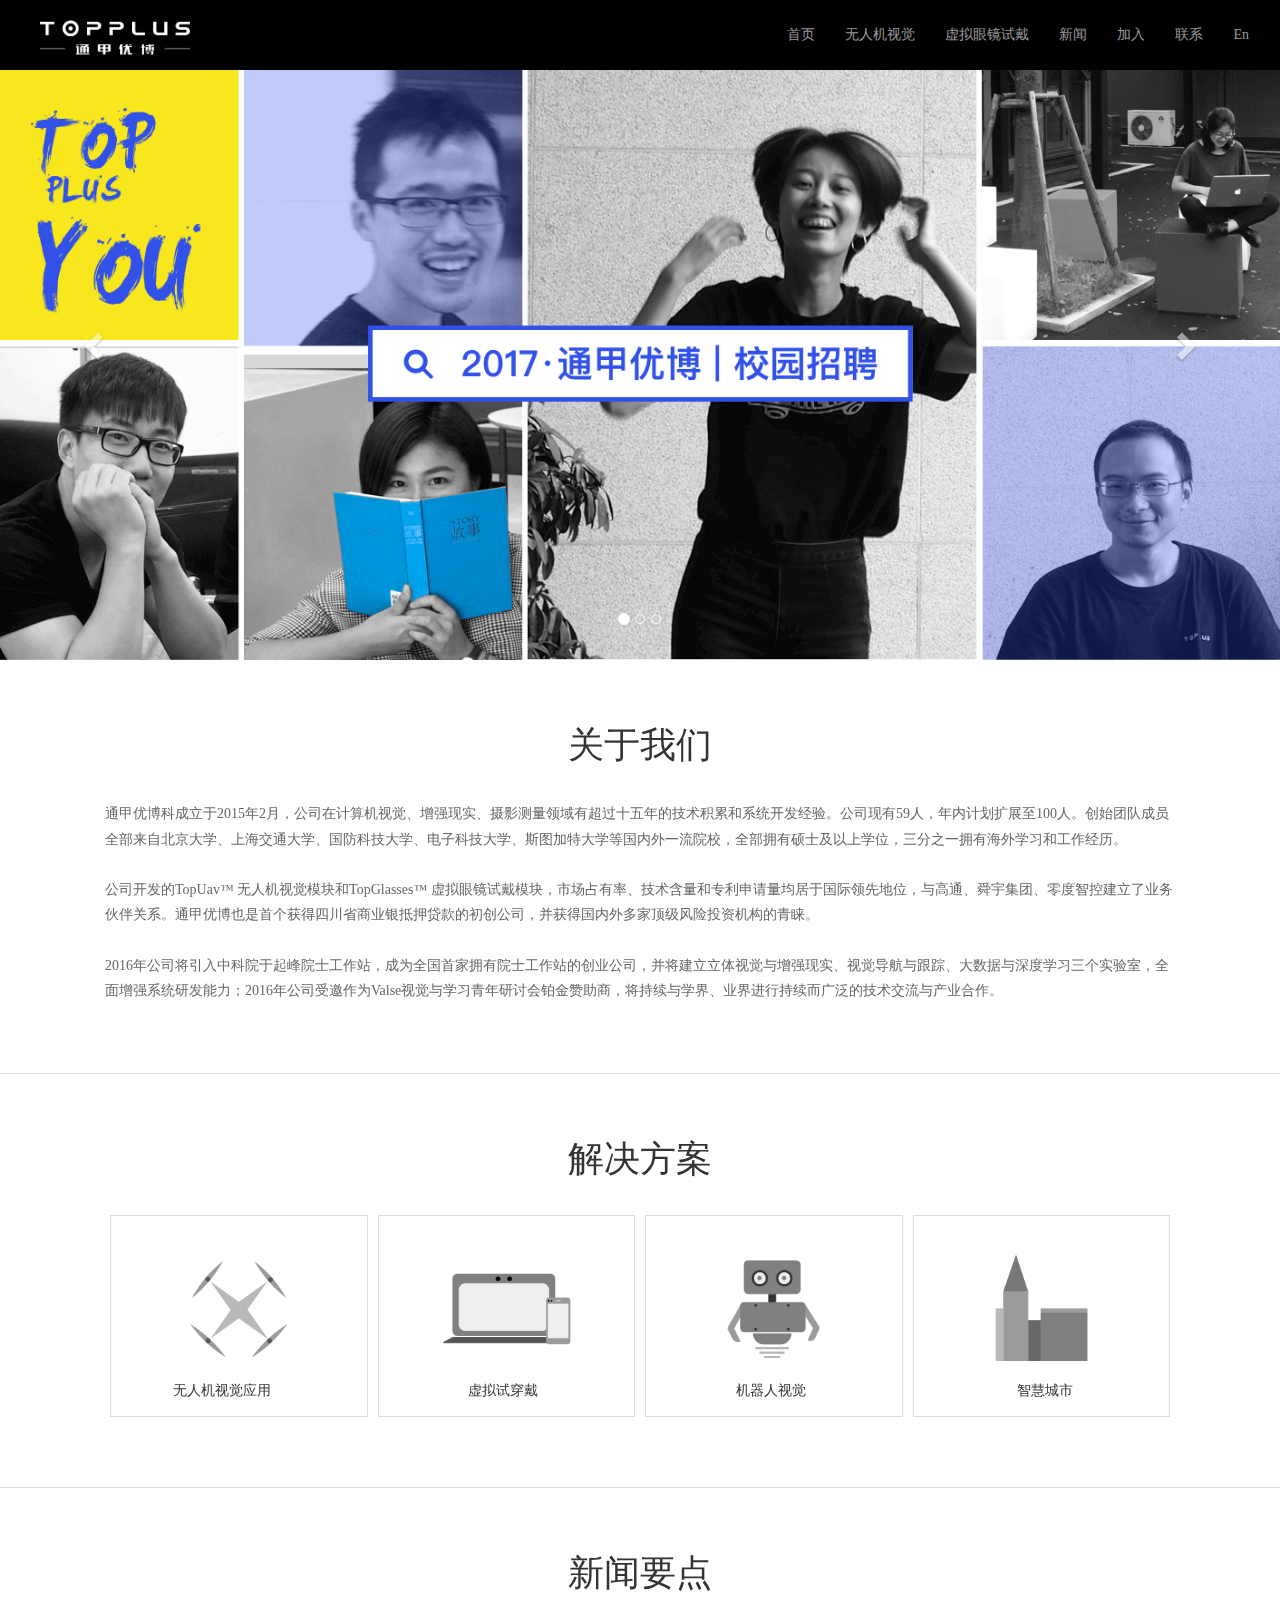
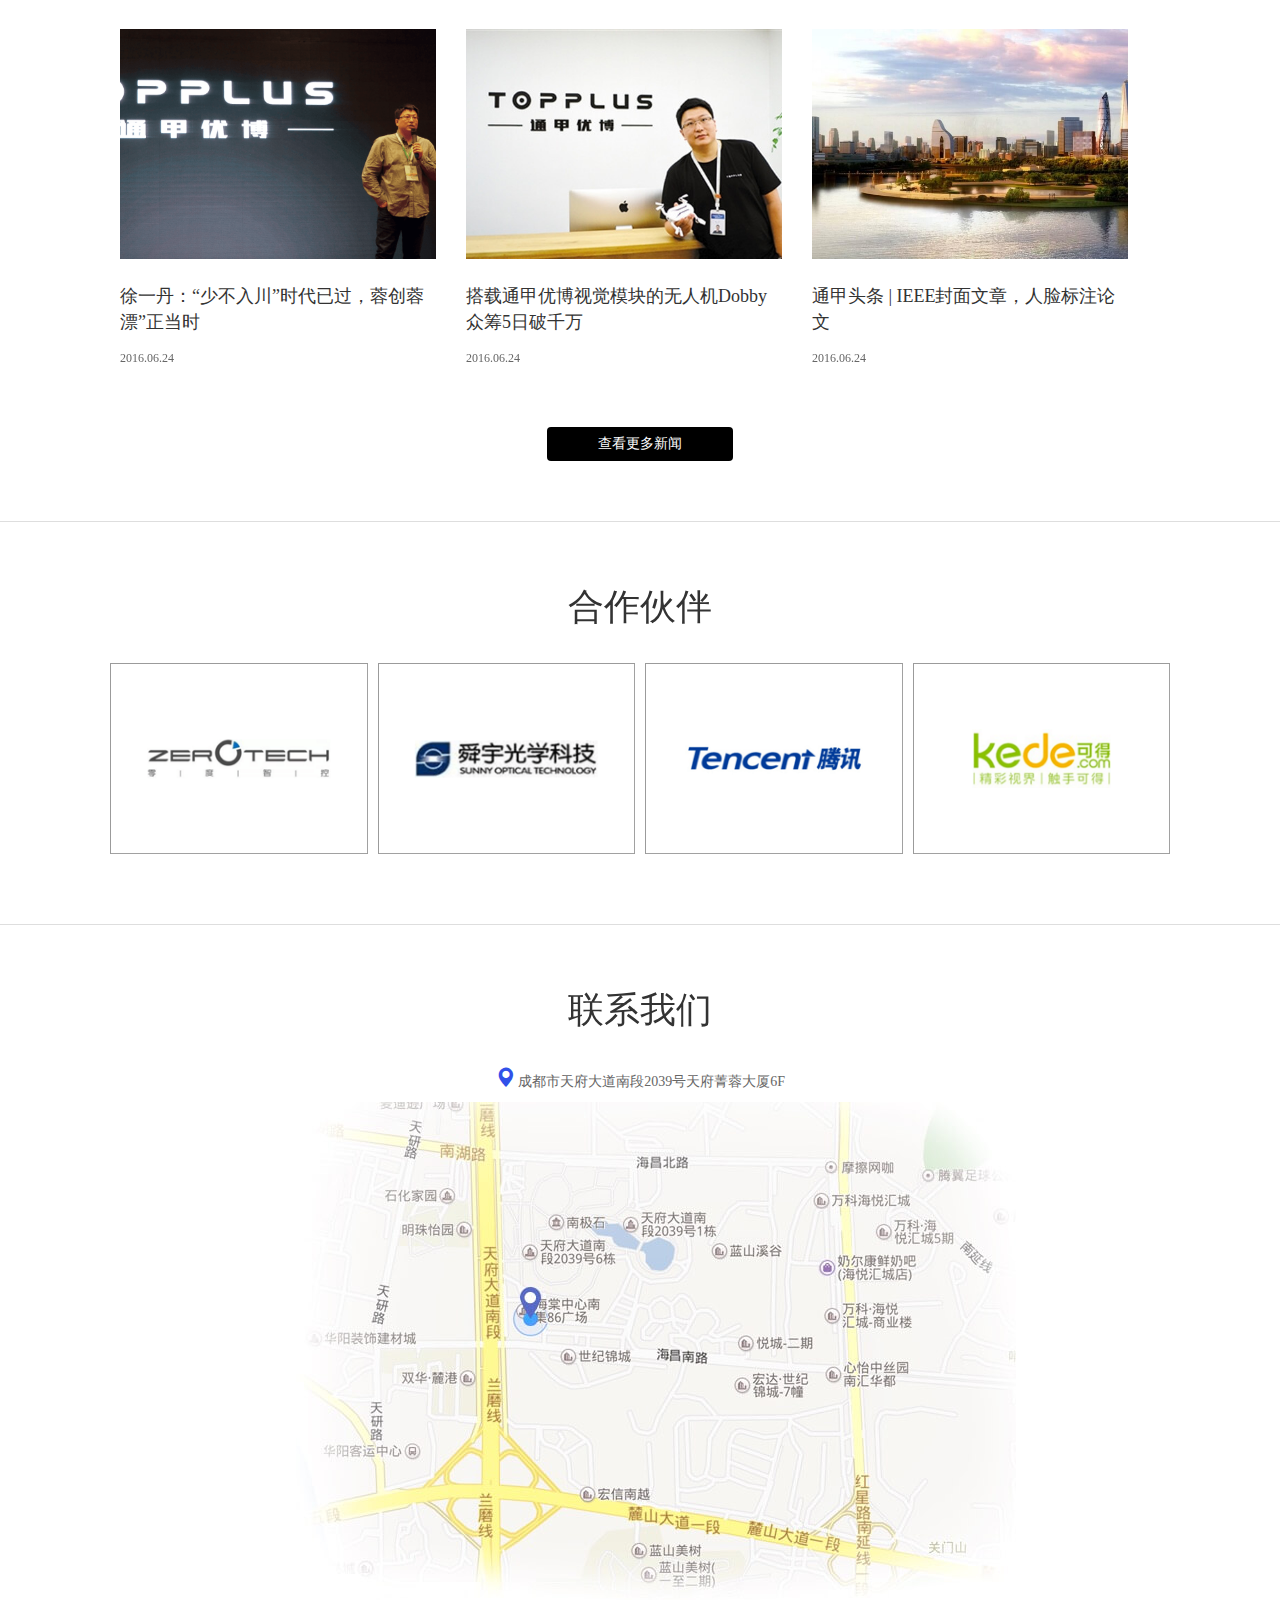
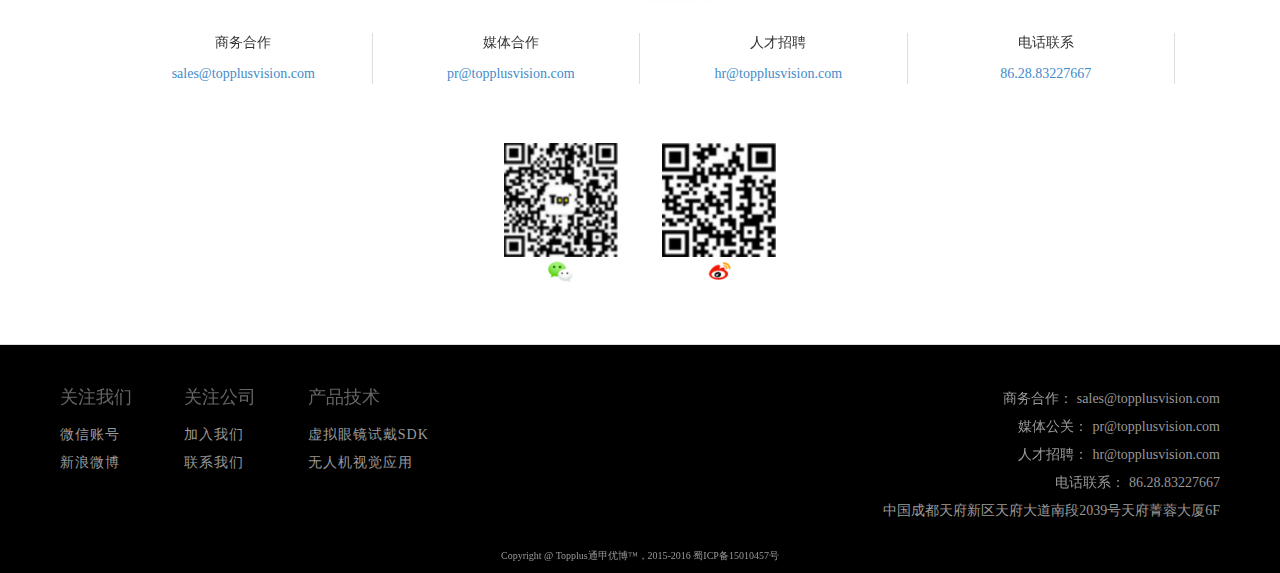
<file: index.html>
<!DOCTYPE html><html lang="en" ng-app="Md1"><head>    <meta charset="UTF-8">    <title>easy my life</title>    <meta http-equiv="Content-Type" content="text/html; charset=UTF-8">    <meta name="Robots" content="All">    <meta content="topplus, computer vision, augmented reality, virtual reality, slam, virtual try on, 通甲优博，计算机视觉，AR, VR，增强现实，虚拟穿戴" name="keywords">    <meta content="通甲优博是全球领先的计算机视觉" name="description">    <link rel="shortcut icon" href="image/favicon.ico">    <meta name="apple-touch-fullscreen" content="yes">    <meta name="apple-mobile-web-app-capable" content="yes"/>    <meta name="apple-mobile-web-app-status-bar-style" content="black-translucent"/>    <meta name="viewport" content="width=device-width, initial-scale=1.0, maximum-scale=1.0, user-scalable=no"/>    <meta name="renderer" content="webkit">    <link rel="stylesheet" href="css/common.css"/>    <link rel="stylesheet" href="css/style.css"/></head><body><div class="container-fluid c-section container-section">    <nav class="navbar">        <div class="container-fluid">            <div class="navbar-header">                <a href="#/home"><img class="c-image logo_s" src="images/logo.png" alt="通甲优博"/></a>                <button class="navbar-toggle navbar_y"  id="nav-toggle-btn" data-target="navmenu_262342ca3f125378" data-toggle="collapse" type="button">                    <span class="icon-bar c-nav-btn-span btn-bg"></span>                    <span class="icon-bar c-nav-btn-span btn-bg"></span>                    <span class="icon-bar c-nav-btn-span btn-bg"></span>                </button>            </div>            <div class="collapse navbar-collapse navcollapse"  id="navbar">                <ul class="nav navbar-nav navbar-right">                    <li><a class="navlink" href="#/home">首页</a></li>                    <li><a class="navlink" href="#/topuav">无人机视觉</a></li>                    <li><a class="navlink" href="#/topglasses">虚拟眼镜试戴</a></li>                    <li><a class="navlink" href="#/news">新闻</a></li>                    <li><a class="navlink" href="#/join">加入</a></li>                    <li><a class="navlink" href="#/home.html#contact">联系</a></li>                    <li><a class="navlink" href="home_en.html">En</a></li>                </ul>            </div>        </div>    </nav></div><div id="carousel" class="carousel slide c-slider slider_s" data-ride="carousel" data-interval="5000" data-wrap="true" data-pause="hover">    <!-- Indicators -->    <ol class="carousel-indicators">        <li data-target="#carousel" data-slide-to="0" class="active"></li>        <li data-target="#carousel" data-slide-to="1"></li>        <li data-target="#carousel" data-slide-to="2"></li>    </ol>    <!-- Wrapper for slides -->    <div class="carousel-inner" role="listbox">        <div class="item active">            <!-- <p class=" p_slide">See more<br/>know bette</p>             <p class="p_desCover"> 给机器装上眼睛（摄像头）和大脑（算法），看懂世界</p>-->            <div class="carousel-caption slid_one">                <a class="c-linkblock link-campus" href="campus.html"></a>            </div>        </div>        <div class="item">            <div class="carousel-caption slid_two">                <a class="c-linkblock link-campus" href="topuav.html"></a>                <p class="p_slide">TopUav™<br/>无人机视觉应用</p>                <p class="p_desCover">  基于视觉的智能追踪/稳像/避障技术，满足消费娱乐、智能安防等多变场景；替代传统稳像云台，大幅度降低成本，变革无人机市场格局。</p>            </div>        </div>        <div class="item">            <div class="carousel-caption slid_three">                <a class="c-linkblock link-campus" href="topglasses.html"></a>                <p class="p_slide">TopGlasses™<br/>虚拟眼镜试戴</p>                <p class="p_desCover">针对各种框架眼镜，提供实时和静态虚拟试戴功能，针对隐形眼镜|美瞳彩片提供虚拟试戴功能，提供人脸关键数据（瞳距，脸宽等）测量及脸型分析功能。</p>            </div>        </div>    </div>    <!-- Controls -->    <a class="left carousel-control" href="#carousel" role="button" data-slide="prev">        <span class="glyphicon glyphicon-chevron-left" aria-hidden="true"></span>        <span class="sr-only">Previous</span>    </a>    <a class="right carousel-control" href="#carousel" role="button" data-slide="next">        <span class="glyphicon glyphicon-chevron-right" aria-hidden="true"></span>        <span class="sr-only">Next</span>    </a></div><div ng-view></div><!--footer--><div class="container-fluid c-section footer_wapper">    <div class="c-div footer_div">        <p class="p_footer">关注我们</p>        <a class="textlink_W wchat" href="#">微信账号<br/></a>        <a class="textlink_W weibo" href="http://weibo.com/topplus?refer_flag=1001030101_">新浪微博</a>        <!-- <div class="hidden-sm hidden-xs c-div div_hidden"></div>-->    </div>    <div class="c-div footer_div">        <p class="p_footer">关注公司</p>        <a class="textlink_W " href="#/join">加入我们</a>        <a class="textlink_W " href="#/home#contact">联系我们</a>    </div>    <div class="c-div footer_div">        <p class="p_footer">产品技术</p>        <a class="textlink_W " href="#/topglasses">虚拟眼镜试戴SDK</a>        <a class="textlink_W " href="#/topuav">无人机视觉应用</a>    </div>    <div class="c-div footer_R">        <div class="c-div div_footerR">            <p class="p_footerR">商务合作：</p>            <a class="textlink_R" href="mailto:sales@topplusvision.com?subject=you%20got%20a%20email">sales@topplusvision.com</a>        </div>        <div class="c-div div_footerR">            <p class="p_footerR">媒体公关：</p>            <a class="textlink_R"  href="mailto:pr@topplusvision.com?subject=you%20got%20a%20email" target="_blank">pr@topplusvision.com</a>        </div>        <div class="c-div div_footerR">            <p class="p_footerR">人才招聘：</p>            <a class="textlink_R" href="mailto:hr@topplusvision.com?subject=you%20got%20a%20email" target="_blank">hr@topplusvision.com</a>        </div>        <div class="c-div div_footerR">            <p class="p_footerR">电话联系：</p>            <a class="textlink_R" href="tel:86.28.83227667" target="_blank">86.28.83227667</a>        </div>        <div class="c-div div_footerR">            <a class="textlink_R" href="http://map.baidu.com/?newmap=1&amp;ie=utf-8&amp;s=s%26wd%3D%E6%88%90%E9%83%BD%E5%B8%82%E5%A4%A9%E5%BA%9C%E5%A4%A7%E9%81%93%E5%8D%97%E6%AE%B52039%E5%8F%B7%E5%A4%A9%E5%BA%9C%E8%8F%81%E8%93%89%E5%A4%A7%E5%8E%A66F" target="_blank">                中国成都天府新区天府大道南段2039号天府菁蓉大厦6F            </a>        </div>    </div>    <p class="p_copy">Copyright @ Topplus通甲优博™，2015-2016 蜀ICP备15010457号</p></div></body></html><script src="js/jquery-1.8.1.min.js"></script><script src="js/bootstrap.min.js"></script><script src="js/common.js"></script><script src="js/angular.js"></script><script src="js/angular-route.js"></script><script>    angular.module("Md1",['ng','ngRoute']).config(function($routeProvider){        $routeProvider.when('/home',{            templateUrl:'tpl/home.html',        }).when('/3D_modeling',{            templateUrl:'tpl/3D_modeling.html',        }).when('/campus',{            templateUrl:'tpl/campus.html',        }).when('/Employee',{            templateUrl:'tpl/Employee.html',        }).when('/home',{            templateUrl:'tpl/home.html',        }).when('/join',{            templateUrl:'tpl/join.html',        }).when('/news',{            templateUrl:'tpl/news.html',        }).when('/paybenefit',{            templateUrl:'tpl/paybenefit.html',        }).when('/topglasses',{            templateUrl:'tpl/topglasses.html',        }).when('/topuav',{            templateUrl:'tpl/topuav.html',        }).otherwise({            redirectTo:'/home'        })    })</script><!-- ie8 以下版本提示信息 --><!--[if lt ie 8]><script>    window.onload = function () {        document.getElementById('browser-tip').style.display = "block";        document.getElementsByTagName('body')[0].style.paddingTop = "50px";    }    function hide() {        document.getElementById('browser-tip').style.display = "none";        document.getElementsByTagName('body')[0].style.paddingTop = "0px";    }</script><![endif]--><div id="browser-tip"     style="position:fixed; top:0; left:0; right:0; z-index:9999; height:30px; line-height:33px; padding:10px 0 9px; text-indent:30px; font-size:15px; background:#fcf8e3; border-bottom:1px solid #fbeed5; width:100%;display:none;">    <button type="button" class="close" data-dismiss="modal" aria-hidden="true"            style="display:block; float:right; z-index:9999; line-height:36px; margin-right: 0px;padding:0; font-size:32px; color:#666; box-shadow: 0; text-shadow:none; text-align:center; filter:alpha(opacity=100); -khtml-opacity:1; opacity:1;"            onclick="hide()">×    </button>    <p style="text-align: center;">        您当前使用的浏览器版本较低，为使您获得更好的操作体验，我们推荐您使用：    <span style="margin-left:10px;">      <a href="http://windows.microsoft.com/zh-cn/internet-explorer/download-ie" target="_blank">          <img src="images/compatible_ie.gif" width="31" height="30"               alt="Internet Explorer" title="Internet Explorer"></a>      <a href="http://www.google.com/intl/zh-CN/chrome/" target="_blank">          <img src="images/compatible_chrome.gif" width="31" height="30"               alt="Google Chrome" title="Google Chrome"></a>      <a href="http://www.mozilla.org/zh-CN/firefox/new/" target="_blank">          <img src="images/compatible_firefox.gif" width="31" height="30"               alt="Firefox" title="Firefox"></a>      <a href="http://support.apple.com/zh_CN/downloads/#safari" target="_blank">          <img src="images/compatible_safari.gif" width="28" height="30"               alt="Safari" title="Safari"></a>    </span>    </p></div>
</file>
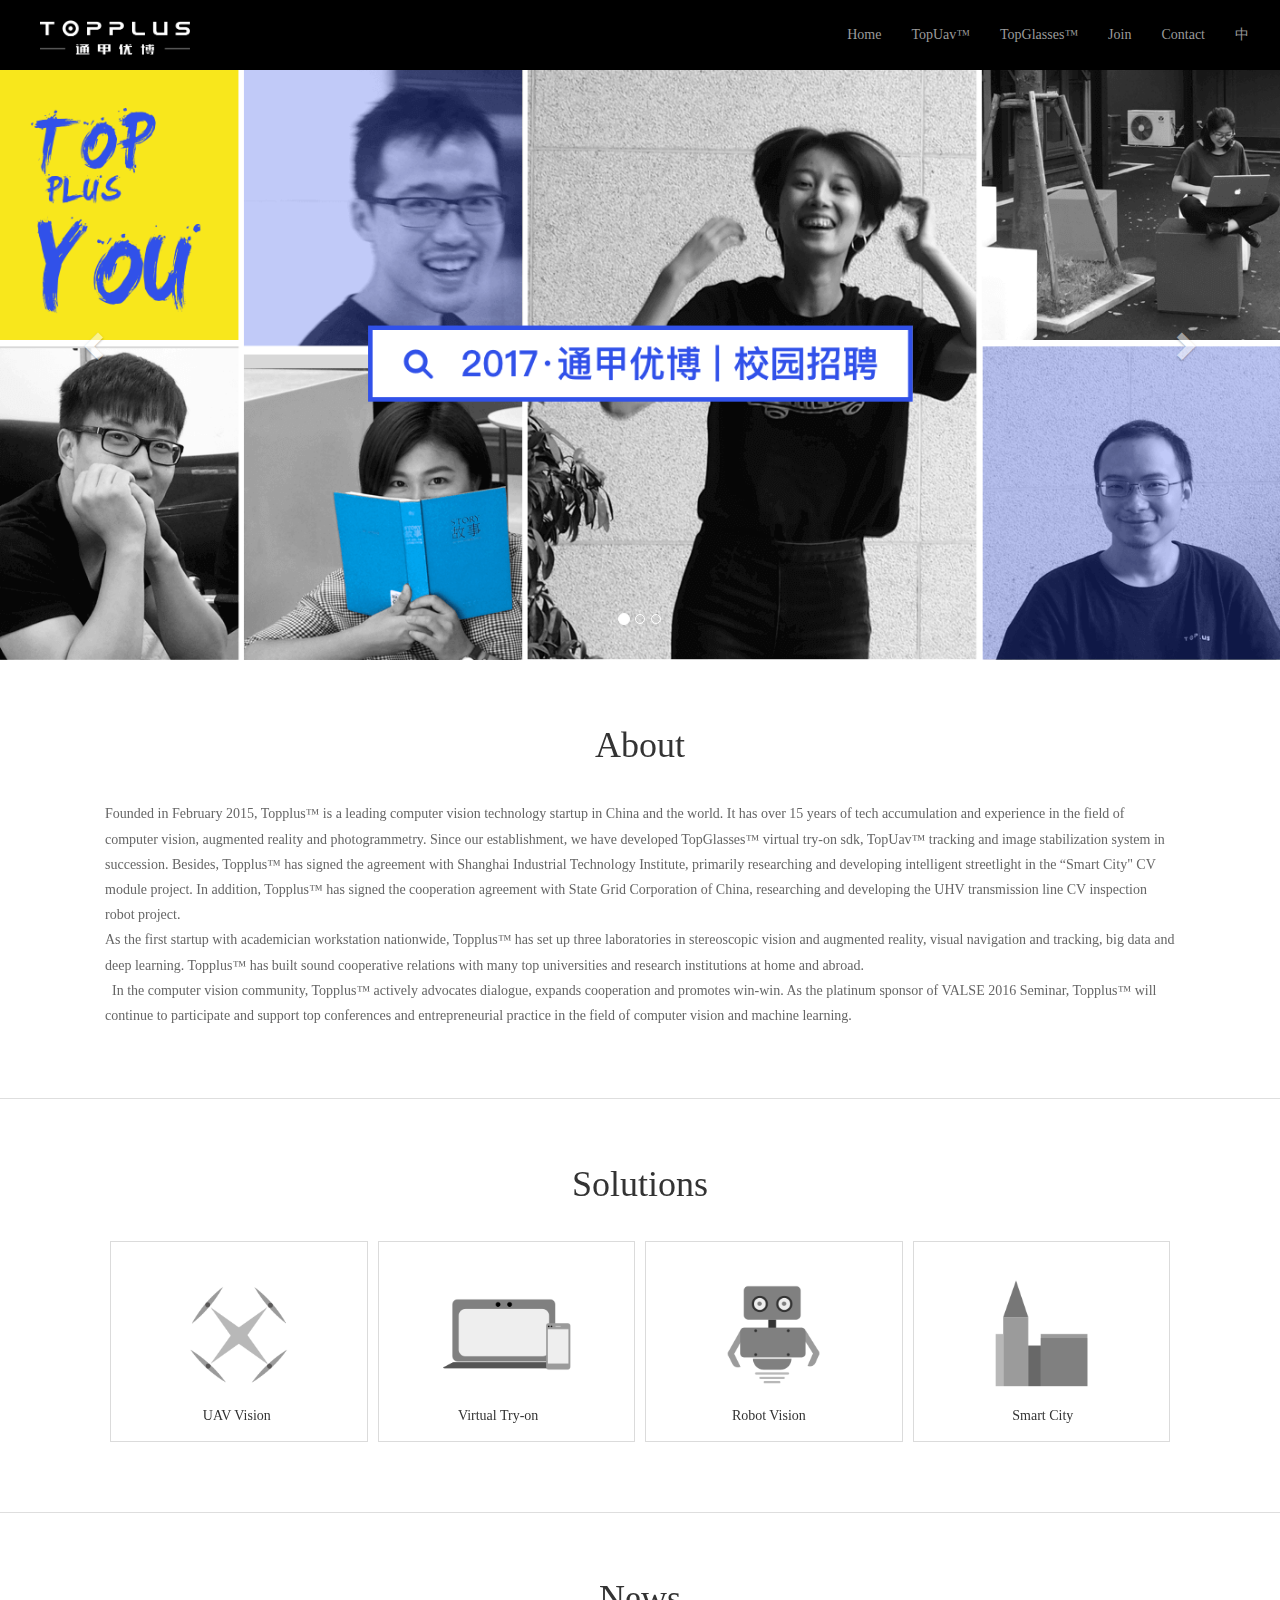
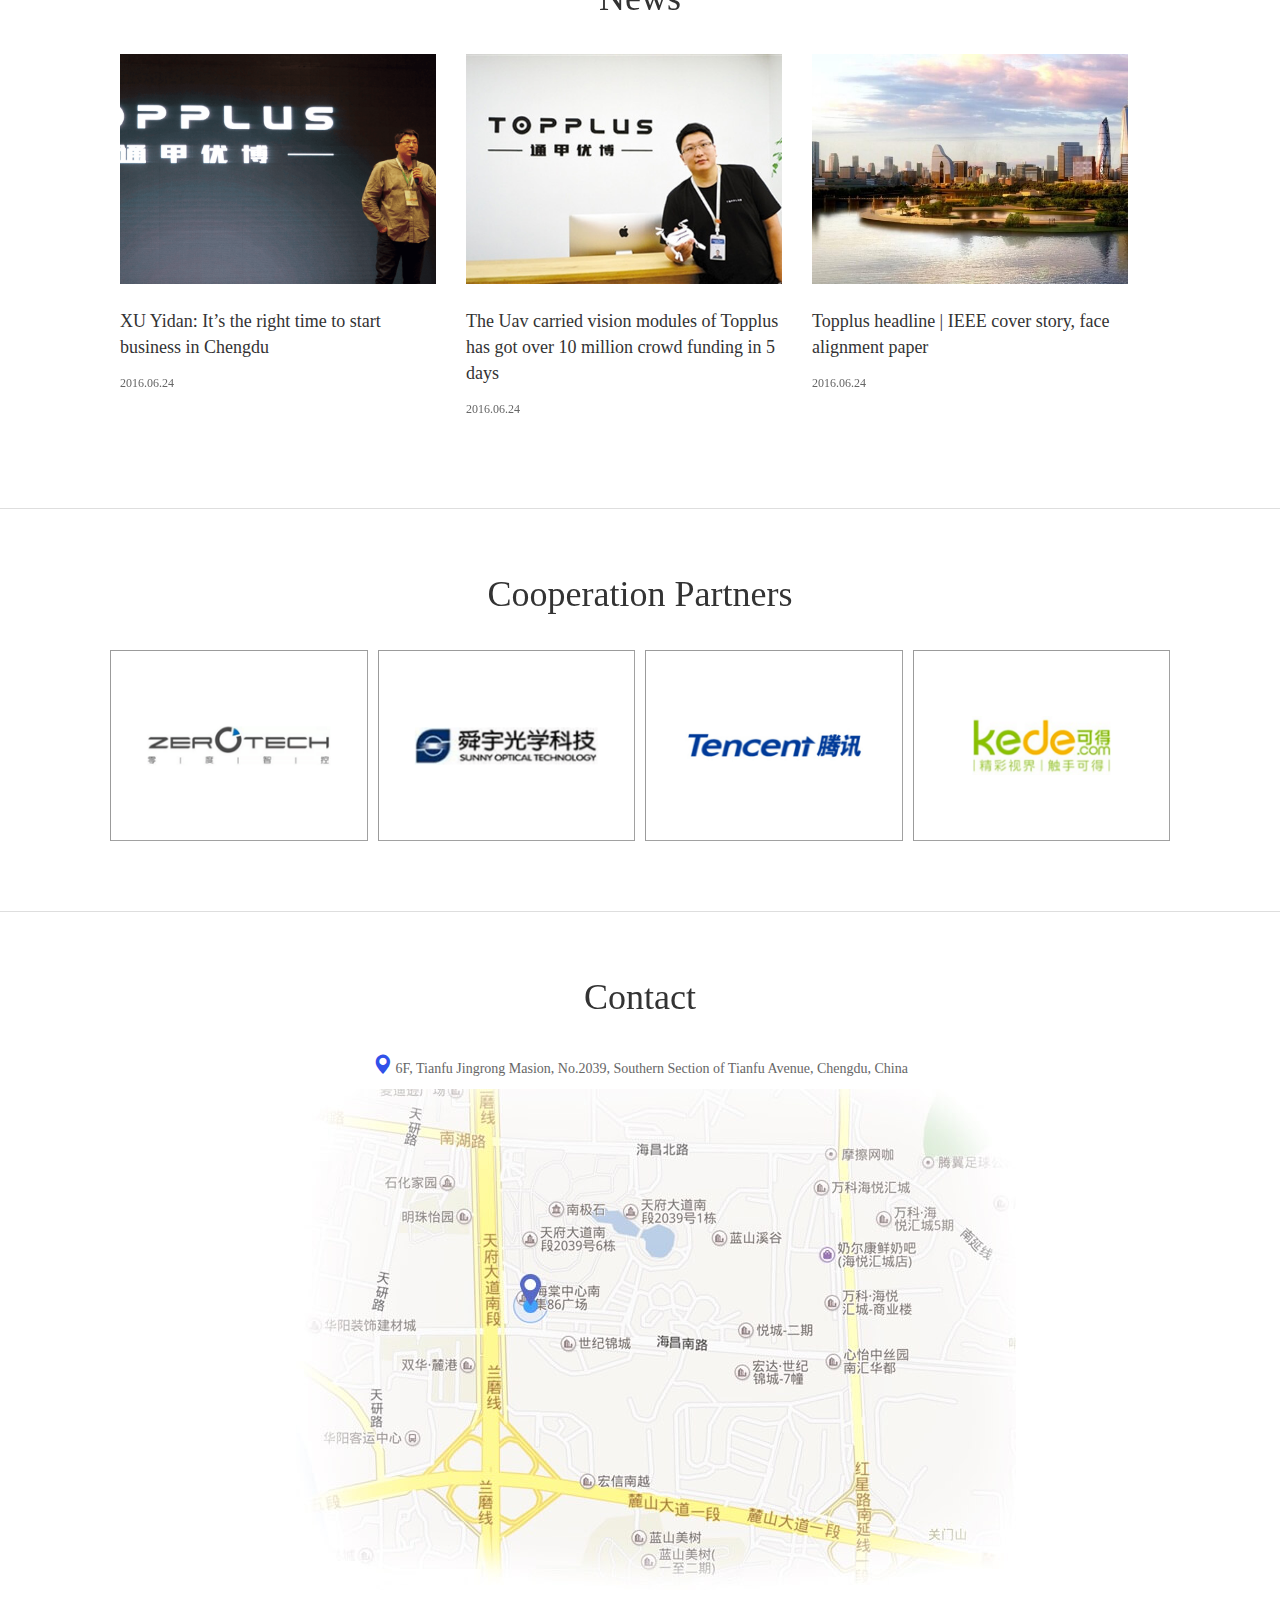
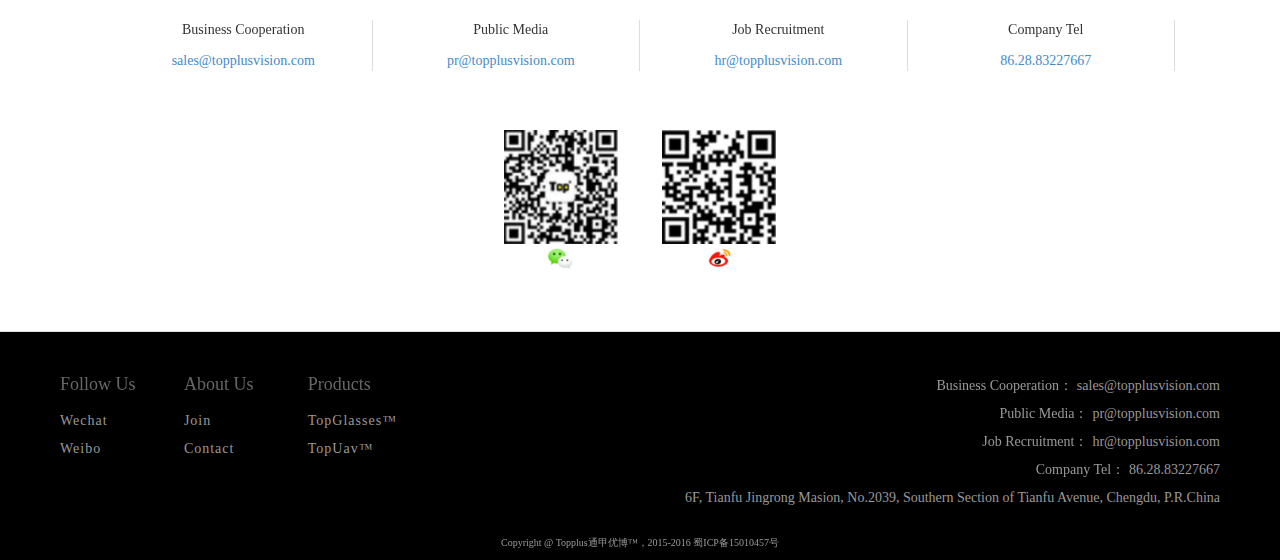
<file: home_en.html>
<!DOCTYPE html><html lang="en" ng-app="Md1"><head>    <meta charset="UTF-8">    <title>easy my life</title>    <meta http-equiv="Content-Type" content="text/html; charset=UTF-8">    <meta name="Robots" content="All">    <meta content="topplus, computer vision, augmented reality, virtual reality, slam, virtual try on, 通甲优博，计算机视觉，AR, VR，增强现实，虚拟穿戴" name="keywords">    <meta content="通甲优博是全球领先的计算机视觉" name="description">    <link rel="shortcut icon" href="image/favicon.ico">    <meta name="apple-touch-fullscreen" content="yes">    <meta name="apple-mobile-web-app-capable" content="yes"/>    <meta name="apple-mobile-web-app-status-bar-style" content="black-translucent"/>    <meta name="viewport" content="width=device-width, initial-scale=1.0, maximum-scale=1.0, user-scalable=no"/>    <meta name="renderer" content="webkit">    <link rel="stylesheet" href="css/common.css"/>    <link rel="stylesheet" href="css/style.css"/> </head><body><div class="container-fluid c-section container-section">    <nav class="navbar">        <div class="container-fluid">            <div class="navbar-header">                 <a href="#/home_en"><img class="c-image logo_s" src="images/logo.png" alt="通甲优博"/></a>                       <button class="navbar-toggle navbar_y"  id="nav-toggle-btn" data-target="navmenu_262342ca3f125378" data-toggle="collapse" type="button">                    <span class="icon-bar c-nav-btn-span btn-bg"></span>                    <span class="icon-bar c-nav-btn-span btn-bg"></span>                    <span class="icon-bar c-nav-btn-span btn-bg"></span>                </button>            </div>            <div class="collapse navbar-collapse navcollapse"  id="navbar">                <ul class="nav navbar-nav navbar-right">                    <li><a class="navlink" href="#/home_en">Home</a></li>                    <li><a class="navlink" href="#/topuav_en">TopUav™</a></li>                    <li><a class="navlink" href="#/topglasses_en">TopGlasses™</a></li>                    <li><a class="navlink" href="#/join_en">Join</a></li>                    <li><a class="navlink" href="#/home_en#contact">Contact</a></li>                    <li><a class="navlink" href="index.html">中</a></li>                </ul>            </div>        </div>    </nav></div><!--轮播--><div id="carousel" class="carousel slide c-slider slider_s" data-ride="carousel" data-interval="5000" data-wrap="true" data-pause="hover">    <!-- Indicators -->    <ol class="carousel-indicators">        <li data-target="#carousel" data-slide-to="0" class="active"></li>        <li data-target="#carousel" data-slide-to="1"></li>        <li data-target="#carousel" data-slide-to="2"></li>    </ol>    <!-- Wrapper for slides -->    <div class="carousel-inner" role="listbox">        <div class="item active">            <!-- <p class=" p_slide">See more<br/>know bette</p>             <p class="p_desCover"> 给机器装上眼睛（摄像头）和大脑（算法），看懂世界</p>-->            <div class="carousel-caption slid_one">                <a class="c-linkblock link-campus" href="campus.html"></a>            </div>        </div>        <div class="item">            <div class="carousel-caption slid_two">                <a class="c-linkblock link-campus" href="topuav.html"></a>                <p class="p_slide">TopUav™<br/>无人机视觉应用</p>                <p class="p_desCover">  基于视觉的智能追踪/稳像/避障技术，满足消费娱乐、智能安防等多变场景；替代传统稳像云台，大幅度降低成本，变革无人机市场格局。</p>            </div>        </div>        <div class="item">            <div class="carousel-caption slid_three">                <a class="c-linkblock link-campus" href="topglasses.html"></a>                <p class="p_slide">TopGlasses™<br/>虚拟眼镜试戴</p>                <p class="p_desCover">针对各种框架眼镜，提供实时和静态虚拟试戴功能，针对隐形眼镜|美瞳彩片提供虚拟试戴功能，提供人脸关键数据（瞳距，脸宽等）测量及脸型分析功能。</p>            </div>        </div>    </div>    <!-- Controls -->    <a class="left carousel-control" href="#carousel" role="button" data-slide="prev">        <span class="glyphicon glyphicon-chevron-left" aria-hidden="true"></span>        <span class="sr-only">Previous</span>    </a>    <a class="right carousel-control" href="#carousel" role="button" data-slide="next">        <span class="glyphicon glyphicon-chevron-right" aria-hidden="true"></span>        <span class="sr-only">Next</span>    </a></div><div ng-view></div><div class="container-fluid c-section footer_wapper">    <div class="c-div footer_div">        <p class="p_footer">Follow Us</p>        <a class="textlink_W wchat" href="#">Wechat<br/></a>        <a class="textlink_W weibo" href="http://weibo.com/topplus?refer_flag=1001030101_">Weibo</a>        <!-- <div class="hidden-sm hidden-xs c-div div_hidden"></div>-->    </div>    <div class="c-div footer_div">        <p class="p_footer">About Us</p>        <a class="textlink_W " href="#/join">Join</a>        <a class="textlink_W " href="#/home#contact">Contact</a>    </div>    <div class="c-div footer_div">        <p class="p_footer">Products</p>        <a class="textlink_W " href="#/topglasses">TopGlasses™</a>        <a class="textlink_W " href="#/topuav">TopUav™</a>    </div>    <div class="c-div footer_R">        <div class="c-div div_footerR">            <p class="p_footerR">Business Cooperation：</p>            <a class="textlink_R" href="mailto:sales@topplusvision.com?subject=you%20got%20a%20email">sales@topplusvision.com</a>        </div>        <div class="c-div div_footerR">            <p class="p_footerR">Public Media：</p>            <a class="textlink_R"  href="mailto:pr@topplusvision.com?subject=you%20got%20a%20email" target="_blank">pr@topplusvision.com</a>        </div>        <div class="c-div div_footerR">            <p class="p_footerR">Job Recruitment：</p>            <a class="textlink_R" href="mailto:hr@topplusvision.com?subject=you%20got%20a%20email" target="_blank">hr@topplusvision.com</a>        </div>        <div class="c-div div_footerR">            <p class="p_footerR">Company Tel：</p>            <a class="textlink_R" href="tel:86.28.83227667" target="_blank">86.28.83227667</a>        </div>        <div class="c-div div_footerR">            <a class="textlink_R" href="http://map.baidu.com/?newmap=1&amp;ie=utf-8&amp;s=s%26wd%3D%E6%88%90%E9%83%BD%E5%B8%82%E5%A4%A9%E5%BA%9C%E5%A4%A7%E9%81%93%E5%8D%97%E6%AE%B52039%E5%8F%B7%E5%A4%A9%E5%BA%9C%E8%8F%81%E8%93%89%E5%A4%A7%E5%8E%A66F" target="_blank">                6F, Tianfu Jingrong Masion, No.2039, Southern Section of Tianfu Avenue, Chengdu, P.R.China            </a>        </div>    </div>    <p class="p_copy">Copyright @ Topplus通甲优博™，2015-2016 蜀ICP备15010457号</p></div></body><!-- ie8 以下版本提示信息 --><!--[if lt ie 8]><script>    window.onload = function () {        document.getElementById('browser-tip').style.display = "block";        document.getElementsByTagName('body')[0].style.paddingTop = "50px";    }    function hide() {        document.getElementById('browser-tip').style.display = "none";        document.getElementsByTagName('body')[0].style.paddingTop = "0px";    }</script><![endif]--><div id="browser-tip"     style="position:fixed; top:0; left:0; right:0; z-index:9999; height:30px; line-height:33px; padding:10px 0 9px; text-indent:30px; font-size:15px; background:#fcf8e3; border-bottom:1px solid #fbeed5; width:100%;display:none;">    <button type="button" class="close" data-dismiss="modal" aria-hidden="true"            style="display:block; float:right; z-index:9999; line-height:36px; margin-right: 0px;padding:0; font-size:32px; color:#666; box-shadow: 0; text-shadow:none; text-align:center; filter:alpha(opacity=100); -khtml-opacity:1; opacity:1;"            onclick="hide()">×    </button>    <p style="text-align: center;">        您当前使用的浏览器版本较低，为使您获得更好的操作体验，我们推荐您使用：    <span style="margin-left:10px;">      <a href="http://windows.microsoft.com/zh-cn/internet-explorer/download-ie" target="_blank">          <img src="images/compatible_ie.gif" width="31" height="30"               alt="Internet Explorer" title="Internet Explorer"></a>      <a href="http://www.google.com/intl/zh-CN/chrome/" target="_blank">          <img src="images/compatible_chrome.gif" width="31" height="30"               alt="Google Chrome" title="Google Chrome"></a>      <a href="http://www.mozilla.org/zh-CN/firefox/new/" target="_blank">          <img src="images/compatible_firefox.gif" width="31" height="30"               alt="Firefox" title="Firefox"></a>      <a href="http://support.apple.com/zh_CN/downloads/#safari" target="_blank">          <img src="images/compatible_safari.gif" width="28" height="30"               alt="Safari" title="Safari"></a>    </span>    </p></div></html><script src="js/jquery-1.8.1.min.js"></script><script src="js/bootstrap.min.js"></script><script src="js/common.js"></script><script src="js/angular.js"></script><script src="js/angular-route.js"></script><script>    angular.module("Md1",['ng','ngRoute']).config(function($routeProvider){        $routeProvider.when('/Employee',{            templateUrl:'tpl/Employee.html',        }).when('/home_en',{            templateUrl:'tpl/home_en.html',        }).when('/join_en',{            templateUrl:'tpl/join_en.html',        }).when('/topglasses_en',{            templateUrl:'tpl/topglasses_en.html',        }).when('/topuav_en',{            templateUrl:'tpl/topuav_en.html',        }).otherwise({            redirectTo:'/home_en'        })    })</script>
</file>
<file: css/common.css>
@charset "utf-8";.fa-fw,.fa-li{text-align:center}.fa,.fa-stack{display:inline-block}.btn,.btn-group,.btn-group-vertical,.caret,.checkbox-inline,.fa-stack,.radio-inline,img{vertical-align:middle}.fa,.glyphicon{-moz-osx-font-smoothing:grayscale}.btn-group>.btn-group,.btn-toolbar .btn-group,.btn-toolbar .input-group,.col-xs-1,.col-xs-10,.col-xs-11,.col-xs-12,.col-xs-2,.col-xs-3,.col-xs-4,.col-xs-5,.col-xs-6,.col-xs-7,.col-xs-8,.col-xs-9,.dropdown-menu{float:left}.btn,.c-leftarrow{-webkit-user-select:none;-moz-user-select:none;-ms-user-select:none}.navbar-fixed-bottom .navbar-collapse,.navbar-fixed-top .navbar-collapse,.pre-scrollable{max-height:340px}.fa-ul,ul.cs-tree-list{list-style-type:none}@font-face{font-family:FontAwesome;src:url(../other/fontawesome-webfont.eot);src:url(../other/fontawesome-webfont.eot) format('embedded-opentype'),url(../other/fontawesome-webfont.woff) format('woff'),url(../other/fontawesome-webfont.ttf) format('truetype'),url(../other/fontawesome-webfont.svg#fontawesomeregular) format('svg');font-weight:400;font-style:normal}.fa{font:normal normal normal 14px/1 FontAwesome;font-size:inherit;text-rendering:auto;-webkit-font-smoothing:antialiased}.fa-lg{font-size:1.33333333em;line-height:.75em vertical-align:-15%}.fa-2x{font-size:2em}.fa-3x{font-size:3em}.fa-4x{font-size:4em}.fa-5x{font-size:5em}.fa-fw{width:1.28571429em}.fa-ul{padding-left:0;margin-left:2.14285714em}.fa-ul>li{position:relative}.fa-li{position:absolute;left:-2.14285714em;width:2.14285714em;top:.14285714em}.fa-li.fa-lg{left:-1.85714286em}.fa-border{padding:.2em .25em .15em;border:.08em solid #eee;border-radius:.1em}hr,img{border:0}.fa.pull-left{margin-right:.3em}.fa.pull-right{margin-left:.3em}body,figure{margin:0}.fa-spin{-webkit-animation:fa-spin 2s infinite linear;-moz-animation:fa-spin 2s infinite linear;animation:fa-spin 2s infinite linear}@-webkit-keyframes fa-spin{0%{-webkit-transform:rotate(0);-moz-transform:rotate(0);transform:rotate(0)}100%{-webkit-transform:rotate(359deg);-moz-transform:rotate(359deg);transform:rotate(359deg)}}@keyframes fa-spin{0%{-webkit-transform:rotate(0);-moz-transform:rotate(0);transform:rotate(0)}100%{-webkit-transform:rotate(359deg);-moz-transform:rotate(359deg);transform:rotate(359deg)}}.fa-rotate-90{filter:progid:DXImageTransform.Microsoft.BasicImage(rotation=1);-webkit-transform:rotate(90deg);-moz-transform:rotate(90deg);-ms-transform:rotate(90deg);transform:rotate(90deg)}.fa-rotate-180{filter:progid:DXImageTransform.Microsoft.BasicImage(rotation=2);-webkit-transform:rotate(180deg);-moz-transform:rotate(180deg);-ms-transform:rotate(180deg);transform:rotate(180deg)}.fa-rotate-270{filter:progid:DXImageTransform.Microsoft.BasicImage(rotation=3);-webkit-transform:rotate(270deg);-moz-transform:rotate(270deg);-ms-transform:rotate(270deg);transform:rotate(270deg)}.fa-flip-horizontal{filter:progid:DXImageTransform.Microsoft.BasicImage(rotation=0, mirror=1);-webkit-transform:scale(-1,1);-moz-transform:scale(-1,1);-ms-transform:scale(-1,1);transform:scale(-1,1)}.fa-flip-vertical{filter:progid:DXImageTransform.Microsoft.BasicImage(rotation=2, mirror=1);-webkit-transform:scale(1,-1);-moz-transform:scale(1,-1);-ms-transform:scale(1,-1);transform:scale(1,-1)}:root .fa-flip-horizontal,:root .fa-flip-vertical,:root .fa-rotate-180,:root .fa-rotate-270,:root .fa-rotate-90{filter:none}.fa-stack{position:relative;width:2em;height:2em;line-height:2em}.fa-stack-1x,.fa-stack-2x{position:absolute;left:0;width:100%;text-align:center}.fa-stack-1x{line-height:inherit}.fa-stack-2x{font-size:2em}.fa-inverse{color:#fff}.fa-glass:before{content:"\f000"}.fa-music:before{content:"\f001"}.fa-search:before{content:"\f002"}.fa-envelope-o:before{content:"\f003"}.fa-heart:before{content:"\f004"}.fa-star:before{content:"\f005"}.fa-star-o:before{content:"\f006"}.fa-user:before{content:"\f007"}.fa-film:before{content:"\f008"}.fa-th-large:before{content:"\f009"}.fa-th:before{content:"\f00a"}.fa-th-list:before{content:"\f00b"}.fa-check:before{content:"\f00c"}.fa-close:before,.fa-remove:before,.fa-times:before{content:"\f00d"}.fa-search-plus:before{content:"\f00e"}.fa-search-minus:before{content:"\f010"}.fa-power-off:before{content:"\f011"}.fa-signal:before{content:"\f012"}.fa-cog:before,.fa-gear:before{content:"\f013"}.fa-trash-o:before{content:"\f014"}.fa-home:before{content:"\f015"}.fa-file-o:before{content:"\f016"}.fa-clock-o:before{content:"\f017"}.fa-road:before{content:"\f018"}.fa-download:before{content:"\f019"}.fa-arrow-circle-o-down:before{content:"\f01a"}.fa-arrow-circle-o-up:before{content:"\f01b"}.fa-inbox:before{content:"\f01c"}.fa-play-circle-o:before{content:"\f01d"}.fa-repeat:before,.fa-rotate-right:before{content:"\f01e"}.fa-refresh:before{content:"\f021"}.fa-list-alt:before{content:"\f022"}.fa-lock:before{content:"\f023"}.fa-flag:before{content:"\f024"}.fa-headphones:before{content:"\f025"}.fa-volume-off:before{content:"\f026"}.fa-volume-down:before{content:"\f027"}.fa-volume-up:before{content:"\f028"}.fa-qrcode:before{content:"\f029"}.fa-barcode:before{content:"\f02a"}.fa-tag:before{content:"\f02b"}.fa-tags:before{content:"\f02c"}.fa-book:before{content:"\f02d"}.fa-bookmark:before{content:"\f02e"}.fa-print:before{content:"\f02f"}.fa-camera:before{content:"\f030"}.fa-font:before{content:"\f031"}.fa-bold:before{content:"\f032"}.fa-italic:before{content:"\f033"}.fa-text-height:before{content:"\f034"}.fa-text-width:before{content:"\f035"}.fa-align-left:before{content:"\f036"}.fa-align-center:before{content:"\f037"}.fa-align-right:before{content:"\f038"}.fa-align-justify:before{content:"\f039"}.fa-list:before{content:"\f03a"}.fa-dedent:before,.fa-outdent:before{content:"\f03b"}.fa-indent:before{content:"\f03c"}.fa-video-camera:before{content:"\f03d"}.fa-image:before,.fa-photo:before,.fa-picture-o:before{content:"\f03e"}.fa-pencil:before{content:"\f040"}.fa-map-marker:before{content:"\f041"}.fa-adjust:before{content:"\f042"}.fa-tint:before{content:"\f043"}.fa-edit:before,.fa-pencil-square-o:before{content:"\f044"}.fa-share-square-o:before{content:"\f045"}.fa-check-square-o:before{content:"\f046"}.fa-arrows:before{content:"\f047"}.fa-step-backward:before{content:"\f048"}.fa-fast-backward:before{content:"\f049"}.fa-backward:before{content:"\f04a"}.fa-play:before{content:"\f04b"}.fa-pause:before{content:"\f04c"}.fa-stop:before{content:"\f04d"}.fa-forward:before{content:"\f04e"}.fa-fast-forward:before{content:"\f050"}.fa-step-forward:before{content:"\f051"}.fa-eject:before{content:"\f052"}.fa-chevron-left:before{content:"\f053"}.fa-chevron-right:before{content:"\f054"}.fa-plus-circle:before{content:"\f055"}.fa-minus-circle:before{content:"\f056"}.fa-times-circle:before{content:"\f057"}.fa-check-circle:before{content:"\f058"}.fa-question-circle:before{content:"\f059"}.fa-info-circle:before{content:"\f05a"}.fa-crosshairs:before{content:"\f05b"}.fa-times-circle-o:before{content:"\f05c"}.fa-check-circle-o:before{content:"\f05d"}.fa-ban:before{content:"\f05e"}.fa-arrow-left:before{content:"\f060"}.fa-arrow-right:before{content:"\f061"}.fa-arrow-up:before{content:"\f062"}.fa-arrow-down:before{content:"\f063"}.fa-mail-forward:before,.fa-share:before{content:"\f064"}.fa-expand:before{content:"\f065"}.fa-compress:before{content:"\f066"}.fa-plus:before{content:"\f067"}.fa-minus:before{content:"\f068"}.fa-asterisk:before{content:"\f069"}.fa-exclamation-circle:before{content:"\f06a"}.fa-gift:before{content:"\f06b"}.fa-leaf:before{content:"\f06c"}.fa-fire:before{content:"\f06d"}.fa-eye:before{content:"\f06e"}.fa-eye-slash:before{content:"\f070"}.fa-exclamation-triangle:before,.fa-warning:before{content:"\f071"}.fa-plane:before{content:"\f072"}.fa-calendar:before{content:"\f073"}.fa-random:before{content:"\f074"}.fa-comment:before{content:"\f075"}.fa-magnet:before{content:"\f076"}.fa-chevron-up:before{content:"\f077"}.fa-chevron-down:before{content:"\f078"}.fa-retweet:before{content:"\f079"}.fa-shopping-cart:before{content:"\f07a"}.fa-folder:before{content:"\f07b"}.fa-folder-open:before{content:"\f07c"}.fa-arrows-v:before{content:"\f07d"}.fa-arrows-h:before{content:"\f07e"}.fa-bar-chart-o:before,.fa-bar-chart:before{content:"\f080"}.fa-twitter-square:before{content:"\f081"}.fa-facebook-square:before{content:"\f082"}.fa-camera-retro:before{content:"\f083"}.fa-key:before{content:"\f084"}.fa-cogs:before,.fa-gears:before{content:"\f085"}.fa-comments:before{content:"\f086"}.fa-thumbs-o-up:before{content:"\f087"}.fa-thumbs-o-down:before{content:"\f088"}.fa-star-half:before{content:"\f089"}.fa-heart-o:before{content:"\f08a"}.fa-sign-out:before{content:"\f08b"}.fa-linkedin-square:before{content:"\f08c"}.fa-thumb-tack:before{content:"\f08d"}.fa-external-link:before{content:"\f08e"}.fa-sign-in:before{content:"\f090"}.fa-trophy:before{content:"\f091"}.fa-github-square:before{content:"\f092"}.fa-upload:before{content:"\f093"}.fa-lemon-o:before{content:"\f094"}.fa-phone:before{content:"\f095"}.fa-square-o:before{content:"\f096"}.fa-bookmark-o:before{content:"\f097"}.fa-phone-square:before{content:"\f098"}.fa-twitter:before{content:"\f099"}.fa-facebook:before{content:"\f09a"}.fa-github:before{content:"\f09b"}.fa-unlock:before{content:"\f09c"}.fa-credit-card:before{content:"\f09d"}.fa-rss:before{content:"\f09e"}.fa-hdd-o:before{content:"\f0a0"}.fa-bullhorn:before{content:"\f0a1"}.fa-bell:before{content:"\f0f3"}.fa-certificate:before{content:"\f0a3"}.fa-hand-o-right:before{content:"\f0a4"}.fa-hand-o-left:before{content:"\f0a5"}.fa-hand-o-up:before{content:"\f0a6"}.fa-hand-o-down:before{content:"\f0a7"}.fa-arrow-circle-left:before{content:"\f0a8"}.fa-arrow-circle-right:before{content:"\f0a9"}.fa-arrow-circle-up:before{content:"\f0aa"}.fa-arrow-circle-down:before{content:"\f0ab"}.fa-globe:before{content:"\f0ac"}.fa-wrench:before{content:"\f0ad"}.fa-tasks:before{content:"\f0ae"}.fa-filter:before{content:"\f0b0"}.fa-briefcase:before{content:"\f0b1"}.fa-arrows-alt:before{content:"\f0b2"}.fa-group:before,.fa-users:before{content:"\f0c0"}.fa-chain:before,.fa-link:before{content:"\f0c1"}.fa-cloud:before{content:"\f0c2"}.fa-flask:before{content:"\f0c3"}.fa-cut:before,.fa-scissors:before{content:"\f0c4"}.fa-copy:before,.fa-files-o:before{content:"\f0c5"}.fa-paperclip:before{content:"\f0c6"}.fa-floppy-o:before,.fa-save:before{content:"\f0c7"}.fa-square:before{content:"\f0c8"}.fa-bars:before,.fa-navicon:before,.fa-reorder:before{content:"\f0c9"}.fa-list-ul:before{content:"\f0ca"}.fa-list-ol:before{content:"\f0cb"}.fa-strikethrough:before{content:"\f0cc"}.fa-underline:before{content:"\f0cd"}.fa-table:before{content:"\f0ce"}.fa-magic:before{content:"\f0d0"}.fa-truck:before{content:"\f0d1"}.fa-pinterest:before{content:"\f0d2"}.fa-pinterest-square:before{content:"\f0d3"}.fa-google-plus-square:before{content:"\f0d4"}.fa-google-plus:before{content:"\f0d5"}.fa-money:before{content:"\f0d6"}.fa-caret-down:before{content:"\f0d7"}.fa-caret-up:before{content:"\f0d8"}.fa-caret-left:before{content:"\f0d9"}.fa-caret-right:before{content:"\f0da"}.fa-columns:before{content:"\f0db"}.fa-sort:before,.fa-unsorted:before{content:"\f0dc"}.fa-sort-desc:before,.fa-sort-down:before{content:"\f0dd"}.fa-sort-asc:before,.fa-sort-up:before{content:"\f0de"}.fa-envelope:before{content:"\f0e0"}.fa-linkedin:before{content:"\f0e1"}.fa-rotate-left:before,.fa-undo:before{content:"\f0e2"}.fa-gavel:before,.fa-legal:before{content:"\f0e3"}.fa-dashboard:before,.fa-tachometer:before{content:"\f0e4"}.fa-comment-o:before{content:"\f0e5"}.fa-comments-o:before{content:"\f0e6"}.fa-bolt:before,.fa-flash:before{content:"\f0e7"}.fa-sitemap:before{content:"\f0e8"}.fa-umbrella:before{content:"\f0e9"}.fa-clipboard:before,.fa-paste:before{content:"\f0ea"}.fa-lightbulb-o:before{content:"\f0eb"}.fa-exchange:before{content:"\f0ec"}.fa-cloud-download:before{content:"\f0ed"}.fa-cloud-upload:before{content:"\f0ee"}.fa-user-md:before{content:"\f0f0"}.fa-stethoscope:before{content:"\f0f1"}.fa-suitcase:before{content:"\f0f2"}.fa-bell-o:before{content:"\f0a2"}.fa-coffee:before{content:"\f0f4"}.fa-cutlery:before{content:"\f0f5"}.fa-file-text-o:before{content:"\f0f6"}.fa-building-o:before{content:"\f0f7"}.fa-hospital-o:before{content:"\f0f8"}.fa-ambulance:before{content:"\f0f9"}.fa-medkit:before{content:"\f0fa"}.fa-fighter-jet:before{content:"\f0fb"}.fa-beer:before{content:"\f0fc"}.fa-h-square:before{content:"\f0fd"}.fa-plus-square:before{content:"\f0fe"}.fa-angle-double-left:before{content:"\f100"}.fa-angle-double-right:before{content:"\f101"}.fa-angle-double-up:before{content:"\f102"}.fa-angle-double-down:before{content:"\f103"}.fa-angle-left:before{content:"\f104"}.fa-angle-right:before{content:"\f105"}.fa-angle-up:before{content:"\f106"}.fa-angle-down:before{content:"\f107"}.fa-desktop:before{content:"\f108"}.fa-laptop:before{content:"\f109"}.fa-tablet:before{content:"\f10a"}.fa-mobile-phone:before,.fa-mobile:before{content:"\f10b"}.fa-circle-o:before{content:"\f10c"}.fa-quote-left:before{content:"\f10d"}.fa-quote-right:before{content:"\f10e"}.fa-spinner:before{content:"\f110"}.fa-circle:before{content:"\f111"}.fa-mail-reply:before,.fa-reply:before{content:"\f112"}.fa-github-alt:before{content:"\f113"}.fa-folder-o:before{content:"\f114"}.fa-folder-open-o:before{content:"\f115"}.fa-smile-o:before{content:"\f118"}.fa-frown-o:before{content:"\f119"}.fa-meh-o:before{content:"\f11a"}.fa-gamepad:before{content:"\f11b"}.fa-keyboard-o:before{content:"\f11c"}.fa-flag-o:before{content:"\f11d"}.fa-flag-checkered:before{content:"\f11e"}.fa-terminal:before{content:"\f120"}.fa-code:before{content:"\f121"}.fa-mail-reply-all:before,.fa-reply-all:before{content:"\f122"}.fa-star-half-empty:before,.fa-star-half-full:before,.fa-star-half-o:before{content:"\f123"}.fa-location-arrow:before{content:"\f124"}.fa-crop:before{content:"\f125"}.fa-code-fork:before{content:"\f126"}.fa-chain-broken:before,.fa-unlink:before{content:"\f127"}.fa-question:before{content:"\f128"}.fa-info:before{content:"\f129"}.fa-exclamation:before{content:"\f12a"}.fa-superscript:before{content:"\f12b"}.fa-subscript:before{content:"\f12c"}.fa-eraser:before{content:"\f12d"}.fa-puzzle-piece:before{content:"\f12e"}.fa-microphone:before{content:"\f130"}.fa-microphone-slash:before{content:"\f131"}.fa-shield:before{content:"\f132"}.fa-calendar-o:before{content:"\f133"}.fa-fire-extinguisher:before{content:"\f134"}.fa-rocket:before{content:"\f135"}.fa-maxcdn:before{content:"\f136"}.fa-chevron-circle-left:before{content:"\f137"}.fa-chevron-circle-right:before{content:"\f138"}.fa-chevron-circle-up:before{content:"\f139"}.fa-chevron-circle-down:before{content:"\f13a"}.fa-html5:before{content:"\f13b"}.fa-css3:before{content:"\f13c"}.fa-anchor:before{content:"\f13d"}.fa-unlock-alt:before{content:"\f13e"}.fa-bullseye:before{content:"\f140"}.fa-ellipsis-h:before{content:"\f141"}.fa-ellipsis-v:before{content:"\f142"}.fa-rss-square:before{content:"\f143"}.fa-play-circle:before{content:"\f144"}.fa-ticket:before{content:"\f145"}.fa-minus-square:before{content:"\f146"}.fa-minus-square-o:before{content:"\f147"}.fa-level-up:before{content:"\f148"}.fa-level-down:before{content:"\f149"}.fa-check-square:before{content:"\f14a"}.fa-pencil-square:before{content:"\f14b"}.fa-external-link-square:before{content:"\f14c"}.fa-share-square:before{content:"\f14d"}.fa-compass:before{content:"\f14e"}.fa-caret-square-o-down:before,.fa-toggle-down:before{content:"\f150"}.fa-caret-square-o-up:before,.fa-toggle-up:before{content:"\f151"}.fa-caret-square-o-right:before,.fa-toggle-right:before{content:"\f152"}.fa-eur:before,.fa-euro:before{content:"\f153"}.fa-gbp:before{content:"\f154"}.fa-dollar:before,.fa-usd:before{content:"\f155"}.fa-inr:before,.fa-rupee:before{content:"\f156"}.fa-cny:before,.fa-jpy:before,.fa-rmb:before,.fa-yen:before{content:"\f157"}.fa-rouble:before,.fa-rub:before,.fa-ruble:before{content:"\f158"}.fa-krw:before,.fa-won:before{content:"\f159"}.fa-bitcoin:before,.fa-btc:before{content:"\f15a"}.fa-file:before{content:"\f15b"}.fa-file-text:before{content:"\f15c"}.fa-sort-alpha-asc:before{content:"\f15d"}.fa-sort-alpha-desc:before{content:"\f15e"}.fa-sort-amount-asc:before{content:"\f160"}.fa-sort-amount-desc:before{content:"\f161"}.fa-sort-numeric-asc:before{content:"\f162"}.fa-sort-numeric-desc:before{content:"\f163"}.fa-thumbs-up:before{content:"\f164"}.fa-thumbs-down:before{content:"\f165"}.fa-youtube-square:before{content:"\f166"}.fa-youtube:before{content:"\f167"}.fa-xing:before{content:"\f168"}.fa-xing-square:before{content:"\f169"}.fa-youtube-play:before{content:"\f16a"}.fa-dropbox:before{content:"\f16b"}.fa-stack-overflow:before{content:"\f16c"}.fa-instagram:before{content:"\f16d"}.fa-flickr:before{content:"\f16e"}.fa-adn:before{content:"\f170"}.fa-bitbucket:before{content:"\f171"}.fa-bitbucket-square:before{content:"\f172"}.fa-tumblr:before{content:"\f173"}.fa-tumblr-square:before{content:"\f174"}.fa-long-arrow-down:before{content:"\f175"}.fa-long-arrow-up:before{content:"\f176"}.fa-long-arrow-left:before{content:"\f177"}.fa-long-arrow-right:before{content:"\f178"}.fa-apple:before{content:"\f179"}.fa-windows:before{content:"\f17a"}.fa-android:before{content:"\f17b"}.fa-linux:before{content:"\f17c"}.fa-dribbble:before{content:"\f17d"}.fa-skype:before{content:"\f17e"}.fa-foursquare:before{content:"\f180"}.fa-trello:before{content:"\f181"}.fa-female:before{content:"\f182"}.fa-male:before{content:"\f183"}.fa-gittip:before{content:"\f184"}.fa-sun-o:before{content:"\f185"}.fa-moon-o:before{content:"\f186"}.fa-archive:before{content:"\f187"}.fa-bug:before{content:"\f188"}.fa-vk:before{content:"\f189"}.fa-weibo:before{content:"\f18a"}.fa-renren:before{content:"\f18b"}.fa-pagelines:before{content:"\f18c"}.fa-stack-exchange:before{content:"\f18d"}.fa-arrow-circle-o-right:before{content:"\f18e"}.fa-arrow-circle-o-left:before{content:"\f190"}.fa-caret-square-o-left:before,.fa-toggle-left:before{content:"\f191"}.fa-dot-circle-o:before{content:"\f192"}.fa-wheelchair:before{content:"\f193"}.fa-vimeo-square:before{content:"\f194"}.fa-try:before,.fa-turkish-lira:before{content:"\f195"}.fa-plus-square-o:before{content:"\f196"}.fa-space-shuttle:before{content:"\f197"}.fa-slack:before{content:"\f198"}.fa-envelope-square:before{content:"\f199"}.fa-wordpress:before{content:"\f19a"}.fa-openid:before{content:"\f19b"}.fa-bank:before,.fa-institution:before,.fa-university:before{content:"\f19c"}.fa-graduation-cap:before,.fa-mortar-board:before{content:"\f19d"}.fa-yahoo:before{content:"\f19e"}.fa-google:before{content:"\f1a0"}.fa-reddit:before{content:"\f1a1"}.fa-reddit-square:before{content:"\f1a2"}.fa-stumbleupon-circle:before{content:"\f1a3"}.fa-stumbleupon:before{content:"\f1a4"}.fa-delicious:before{content:"\f1a5"}.fa-digg:before{content:"\f1a6"}.fa-pied-piper:before{content:"\f1a7"}.fa-pied-piper-alt:before{content:"\f1a8"}.fa-drupal:before{content:"\f1a9"}.fa-joomla:before{content:"\f1aa"}.fa-language:before{content:"\f1ab"}.fa-fax:before{content:"\f1ac"}.fa-building:before{content:"\f1ad"}.fa-child:before{content:"\f1ae"}.fa-paw:before{content:"\f1b0"}.fa-spoon:before{content:"\f1b1"}.fa-cube:before{content:"\f1b2"}.fa-cubes:before{content:"\f1b3"}.fa-behance:before{content:"\f1b4"}.fa-behance-square:before{content:"\f1b5"}.fa-steam:before{content:"\f1b6"}.fa-steam-square:before{content:"\f1b7"}.fa-recycle:before{content:"\f1b8"}.fa-automobile:before,.fa-car:before{content:"\f1b9"}.fa-cab:before,.fa-taxi:before{content:"\f1ba"}.fa-tree:before{content:"\f1bb"}.fa-spotify:before{content:"\f1bc"}.fa-deviantart:before{content:"\f1bd"}.fa-soundcloud:before{content:"\f1be"}.fa-database:before{content:"\f1c0"}.fa-file-pdf-o:before{content:"\f1c1"}.fa-file-word-o:before{content:"\f1c2"}.fa-file-excel-o:before{content:"\f1c3"}.fa-file-powerpoint-o:before{content:"\f1c4"}.fa-file-image-o:before,.fa-file-photo-o:before,.fa-file-picture-o:before{content:"\f1c5"}.fa-file-archive-o:before,.fa-file-zip-o:before{content:"\f1c6"}.fa-file-audio-o:before,.fa-file-sound-o:before{content:"\f1c7"}.fa-file-movie-o:before,.fa-file-video-o:before{content:"\f1c8"}.fa-file-code-o:before{content:"\f1c9"}.fa-vine:before{content:"\f1ca"}.fa-codepen:before{content:"\f1cb"}.fa-jsfiddle:before{content:"\f1cc"}.fa-life-bouy:before,.fa-life-buoy:before,.fa-life-ring:before,.fa-life-saver:before,.fa-support:before{content:"\f1cd"}.fa-circle-o-notch:before{content:"\f1ce"}.fa-ra:before,.fa-rebel:before{content:"\f1d0"}.fa-empire:before,.fa-ge:before{content:"\f1d1"}.fa-git-square:before{content:"\f1d2"}.fa-git:before{content:"\f1d3"}.fa-hacker-news:before{content:"\f1d4"}.fa-tencent-weibo:before{content:"\f1d5"}.fa-qq:before{content:"\f1d6"}.fa-wechat:before,.fa-weixin:before{content:"\f1d7"}.fa-paper-plane:before,.fa-send:before{content:"\f1d8"}.fa-paper-plane-o:before,.fa-send-o:before{content:"\f1d9"}.fa-history:before{content:"\f1da"}.fa-circle-thin:before{content:"\f1db"}.fa-header:before{content:"\f1dc"}.fa-paragraph:before{content:"\f1dd"}.fa-sliders:before{content:"\f1de"}.fa-share-alt:before{content:"\f1e0"}.fa-share-alt-square:before{content:"\f1e1"}.fa-bomb:before{content:"\f1e2"}.fa-futbol-o:before,.fa-soccer-ball-o:before{content:"\f1e3"}.fa-tty:before{content:"\f1e4"}.fa-binoculars:before{content:"\f1e5"}.fa-plug:before{content:"\f1e6"}.fa-slideshare:before{content:"\f1e7"}.fa-twitch:before{content:"\f1e8"}.fa-yelp:before{content:"\f1e9"}.fa-newspaper-o:before{content:"\f1ea"}.fa-wifi:before{content:"\f1eb"}.fa-calculator:before{content:"\f1ec"}.fa-paypal:before{content:"\f1ed"}.fa-google-wallet:before{content:"\f1ee"}.fa-cc-visa:before{content:"\f1f0"}.fa-cc-mastercard:before{content:"\f1f1"}.fa-cc-discover:before{content:"\f1f2"}.fa-cc-amex:before{content:"\f1f3"}.fa-cc-paypal:before{content:"\f1f4"}.fa-cc-stripe:before{content:"\f1f5"}.fa-bell-slash:before{content:"\f1f6"}.fa-bell-slash-o:before{content:"\f1f7"}.fa-trash:before{content:"\f1f8"}.fa-copyright:before{content:"\f1f9"}.fa-at:before{content:"\f1fa"}.fa-eyedropper:before{content:"\f1fb"}.fa-paint-brush:before{content:"\f1fc"}.fa-birthday-cake:before{content:"\f1fd"}.fa-area-chart:before{content:"\f1fe"}.fa-pie-chart:before{content:"\f200"}.fa-line-chart:before{content:"\f201"}.fa-lastfm:before{content:"\f202"}.fa-lastfm-square:before{content:"\f203"}.fa-toggle-off:before{content:"\f204"}.fa-toggle-on:before{content:"\f205"}.fa-bicycle:before{content:"\f206"}.fa-bus:before{content:"\f207"}.fa-ioxhost:before{content:"\f208"}.fa-angellist:before{content:"\f209"}.fa-cc:before{content:"\f20a"}.fa-ils:before,.fa-shekel:before,.fa-sheqel:before{content:"\f20b"}.fa-meanpath:before{content:"\f20c"}html{font-family:sans-serif;-webkit-text-size-adjust:100%;-ms-text-size-adjust:100%}article,aside,details,figcaption,figure,footer,header,hgroup,main,nav,section,summary{display:block}audio,canvas,progress,video{display:inline-block;vertical-align:baseline}audio:not([controls]){display:none;height:0}[hidden],template{display:none}a{background:0 0}a:active,a:hover{outline:0}b,optgroup,strong{font-weight:700}dfn{font-style:italic}h1{margin:.67em 0}mark{color:#000;background:#ff0}sub,sup{position:relative;font-size:75%;line-height:0;vertical-align:baseline}sup{top:-.5em}sub{bottom:-.25em}svg:not(:root){overflow:hidden}hr{height:0;-webkit-box-sizing:content-box;-moz-box-sizing:content-box;box-sizing:content-box}*,:after,:before,input[type=checkbox],input[type=radio]{-webkit-box-sizing:border-box;-moz-box-sizing:border-box}pre,textarea{overflow:auto}code,kbd,pre,samp{font-size:1em}button,input,optgroup,select,textarea{margin:0;font:inherit;color:inherit}.glyphicon,address{font-style:normal}button{overflow:visible}button,select{text-transform:none}button,html input[type=button],input[type=reset],input[type=submit]{-webkit-appearance:button;cursor:pointer}button[disabled],html input[disabled]{cursor:default}button::-moz-focus-inner,input::-moz-focus-inner{padding:0;border:0}input[type=checkbox],input[type=radio]{box-sizing:border-box;padding:0}input[type=number]::-webkit-inner-spin-button,input[type=number]::-webkit-outer-spin-button{height:auto}input[type=search]::-webkit-search-cancel-button,input[type=search]::-webkit-search-decoration{-webkit-appearance:none}table{border-spacing:0;border-collapse:collapse}td,th{padding:0}@media print{blockquote,img,pre,tr{page-break-inside:avoid}*{color:#000!important;text-shadow:none!important;background:0 0!important;-webkit-box-shadow:none!important;box-shadow:none!important}a,a:visited{text-decoration:underline}a[href]:after{content:" (" attr(href) ")"}abbr[title]:after{content:" (" attr(title) ")"}a[href^="javascript:"]:after,a[href^="#"]:after{content:""}blockquote,pre{border:1px solid #999}thead{display:table-header-group}img{max-width:100%!important}h2,h3,p{orphans:3;widows:3}h2,h3{page-break-after:avoid}select{background:#fff!important}.navbar{display:none}.table td,.table th{background-color:#fff!important}.btn>.caret,.dropup>.btn>.caret{border-top-color:#000!important}.label{border:1px solid #000}.table{border-collapse:collapse!important}.table-bordered td,.table-bordered th{border:1px solid #ddd!important}}.dropdown-menu,.modal-content{-webkit-background-clip:padding-box}.btn,.btn-danger.active,.btn-danger:active,.btn-default.active,.btn-default:active,.btn-info.active,.btn-info:active,.btn-primary.active,.btn-primary:active,.btn-warning.active,.btn-warning:active,.btn.active,.btn:active,.dropdown-menu>.disabled>a:focus,.dropdown-menu>.disabled>a:hover,.form-control,.navbar-toggle,.open>.dropdown-toggle.btn-danger,.open>.dropdown-toggle.btn-default,.open>.dropdown-toggle.btn-info,.open>.dropdown-toggle.btn-primary,.open>.dropdown-toggle.btn-warning{background-image:none}.img-thumbnail,body{background-color:#fff}@font-face{font-family:'Glyphicons Halflings';src:url(../other/glyphicons-halflings-regular.eot);src:url(../other/glyphicons-halflings-regular.eot?#iefix) format('embedded-opentype'),url(../other/glyphicons-halflings-regular.woff) format('woff'),url(../other/glyphicons-halflings-regular.ttf) format('truetype'),url(../other/glyphicons-halflings-regular.svg#glyphicons_halflingsregular) format('svg')}.glyphicon{position:relative;top:1px;display:inline-block;font-family:'Glyphicons Halflings';font-weight:400;line-height:1;-webkit-font-smoothing:antialiased}.glyphicon-asterisk:before{content:"\2a"}.glyphicon-plus:before{content:"\2b"}.glyphicon-euro:before{content:"\20ac"}.glyphicon-minus:before{content:"\2212"}.glyphicon-cloud:before{content:"\2601"}.glyphicon-envelope:before{content:"\2709"}.glyphicon-pencil:before{content:"\270f"}.glyphicon-glass:before{content:"\e001"}.glyphicon-music:before{content:"\e002"}.glyphicon-search:before{content:"\e003"}.glyphicon-heart:before{content:"\e005"}.glyphicon-star:before{content:"\e006"}.glyphicon-star-empty:before{content:"\e007"}.glyphicon-user:before{content:"\e008"}.glyphicon-film:before{content:"\e009"}.glyphicon-th-large:before{content:"\e010"}.glyphicon-th:before{content:"\e011"}.glyphicon-th-list:before{content:"\e012"}.glyphicon-ok:before{content:"\e013"}.glyphicon-remove:before{content:"\e014"}.glyphicon-zoom-in:before{content:"\e015"}.glyphicon-zoom-out:before{content:"\e016"}.glyphicon-off:before{content:"\e017"}.glyphicon-signal:before{content:"\e018"}.glyphicon-cog:before{content:"\e019"}.glyphicon-trash:before{content:"\e020"}.glyphicon-home:before{content:"\e021"}.glyphicon-file:before{content:"\e022"}.glyphicon-time:before{content:"\e023"}.glyphicon-road:before{content:"\e024"}.glyphicon-download-alt:before{content:"\e025"}.glyphicon-download:before{content:"\e026"}.glyphicon-upload:before{content:"\e027"}.glyphicon-inbox:before{content:"\e028"}.glyphicon-play-circle:before{content:"\e029"}.glyphicon-repeat:before{content:"\e030"}.glyphicon-refresh:before{content:"\e031"}.glyphicon-list-alt:before{content:"\e032"}.glyphicon-lock:before{content:"\e033"}.glyphicon-flag:before{content:"\e034"}.glyphicon-headphones:before{content:"\e035"}.glyphicon-volume-off:before{content:"\e036"}.glyphicon-volume-down:before{content:"\e037"}.glyphicon-volume-up:before{content:"\e038"}.glyphicon-qrcode:before{content:"\e039"}.glyphicon-barcode:before{content:"\e040"}.glyphicon-tag:before{content:"\e041"}.glyphicon-tags:before{content:"\e042"}.glyphicon-book:before{content:"\e043"}.glyphicon-bookmark:before{content:"\e044"}.glyphicon-print:before{content:"\e045"}.glyphicon-camera:before{content:"\e046"}.glyphicon-font:before{content:"\e047"}.glyphicon-bold:before{content:"\e048"}.glyphicon-italic:before{content:"\e049"}.glyphicon-text-height:before{content:"\e050"}.glyphicon-text-width:before{content:"\e051"}.glyphicon-align-left:before{content:"\e052"}.glyphicon-align-center:before{content:"\e053"}.glyphicon-align-right:before{content:"\e054"}.glyphicon-align-justify:before{content:"\e055"}.glyphicon-list:before{content:"\e056"}.glyphicon-indent-left:before{content:"\e057"}.glyphicon-indent-right:before{content:"\e058"}.glyphicon-facetime-video:before{content:"\e059"}.glyphicon-picture:before{content:"\e060"}.glyphicon-map-marker:before{content:"\e062"}.glyphicon-adjust:before{content:"\e063"}.glyphicon-tint:before{content:"\e064"}.glyphicon-edit:before{content:"\e065"}.glyphicon-share:before{content:"\e066"}.glyphicon-check:before{content:"\e067"}.glyphicon-move:before{content:"\e068"}.glyphicon-step-backward:before{content:"\e069"}.glyphicon-fast-backward:before{content:"\e070"}.glyphicon-backward:before{content:"\e071"}.glyphicon-play:before{content:"\e072"}.glyphicon-pause:before{content:"\e073"}.glyphicon-stop:before{content:"\e074"}.glyphicon-forward:before{content:"\e075"}.glyphicon-fast-forward:before{content:"\e076"}.glyphicon-step-forward:before{content:"\e077"}.glyphicon-eject:before{content:"\e078"}.glyphicon-chevron-left:before{content:"\e079"}.glyphicon-chevron-right:before{content:"\e080"}.glyphicon-plus-sign:before{content:"\e081"}.glyphicon-minus-sign:before{content:"\e082"}.glyphicon-remove-sign:before{content:"\e083"}.glyphicon-ok-sign:before{content:"\e084"}.glyphicon-question-sign:before{content:"\e085"}.glyphicon-info-sign:before{content:"\e086"}.glyphicon-screenshot:before{content:"\e087"}.glyphicon-remove-circle:before{content:"\e088"}.glyphicon-ok-circle:before{content:"\e089"}.glyphicon-ban-circle:before{content:"\e090"}.glyphicon-arrow-left:before{content:"\e091"}.glyphicon-arrow-right:before{content:"\e092"}.glyphicon-arrow-up:before{content:"\e093"}.glyphicon-arrow-down:before{content:"\e094"}.glyphicon-share-alt:before{content:"\e095"}.glyphicon-resize-full:before{content:"\e096"}.glyphicon-resize-small:before{content:"\e097"}.glyphicon-exclamation-sign:before{content:"\e101"}.glyphicon-gift:before{content:"\e102"}.glyphicon-leaf:before{content:"\e103"}.glyphicon-fire:before{content:"\e104"}.glyphicon-eye-open:before{content:"\e105"}.glyphicon-eye-close:before{content:"\e106"}.glyphicon-warning-sign:before{content:"\e107"}.glyphicon-plane:before{content:"\e108"}.glyphicon-calendar:before{content:"\e109"}.glyphicon-random:before{content:"\e110"}.glyphicon-comment:before{content:"\e111"}.glyphicon-magnet:before{content:"\e112"}.glyphicon-chevron-up:before{content:"\e113"}.glyphicon-chevron-down:before{content:"\e114"}.glyphicon-retweet:before{content:"\e115"}.glyphicon-shopping-cart:before{content:"\e116"}.glyphicon-folder-close:before{content:"\e117"}.glyphicon-folder-open:before{content:"\e118"}.glyphicon-resize-vertical:before{content:"\e119"}.glyphicon-resize-horizontal:before{content:"\e120"}.glyphicon-hdd:before{content:"\e121"}.glyphicon-bullhorn:before{content:"\e122"}.glyphicon-bell:before{content:"\e123"}.glyphicon-certificate:before{content:"\e124"}.glyphicon-thumbs-up:before{content:"\e125"}.glyphicon-thumbs-down:before{content:"\e126"}.glyphicon-hand-right:before{content:"\e127"}.glyphicon-hand-left:before{content:"\e128"}.glyphicon-hand-up:before{content:"\e129"}.glyphicon-hand-down:before{content:"\e130"}.glyphicon-circle-arrow-right:before{content:"\e131"}.glyphicon-circle-arrow-left:before{content:"\e132"}.glyphicon-circle-arrow-up:before{content:"\e133"}.glyphicon-circle-arrow-down:before{content:"\e134"}.glyphicon-globe:before{content:"\e135"}.glyphicon-wrench:before{content:"\e136"}.glyphicon-tasks:before{content:"\e137"}.glyphicon-filter:before{content:"\e138"}.glyphicon-briefcase:before{content:"\e139"}.glyphicon-fullscreen:before{content:"\e140"}.glyphicon-dashboard:before{content:"\e141"}.glyphicon-paperclip:before{content:"\e142"}.glyphicon-heart-empty:before{content:"\e143"}.glyphicon-link:before{content:"\e144"}.glyphicon-phone:before{content:"\e145"}.glyphicon-pushpin:before{content:"\e146"}.glyphicon-usd:before{content:"\e148"}.glyphicon-gbp:before{content:"\e149"}.glyphicon-sort:before{content:"\e150"}.glyphicon-sort-by-alphabet:before{content:"\e151"}.glyphicon-sort-by-alphabet-alt:before{content:"\e152"}.glyphicon-sort-by-order:before{content:"\e153"}.glyphicon-sort-by-order-alt:before{content:"\e154"}.glyphicon-sort-by-attributes:before{content:"\e155"}.glyphicon-sort-by-attributes-alt:before{content:"\e156"}.glyphicon-unchecked:before{content:"\e157"}.glyphicon-expand:before{content:"\e158"}.glyphicon-collapse-down:before{content:"\e159"}.glyphicon-collapse-up:before{content:"\e160"}.glyphicon-log-in:before{content:"\e161"}.glyphicon-flash:before{content:"\e162"}.glyphicon-log-out:before{content:"\e163"}.glyphicon-new-window:before{content:"\e164"}.glyphicon-record:before{content:"\e165"}.glyphicon-save:before{content:"\e166"}.glyphicon-open:before{content:"\e167"}.glyphicon-saved:before{content:"\e168"}.glyphicon-import:before{content:"\e169"}.glyphicon-export:before{content:"\e170"}.glyphicon-send:before{content:"\e171"}.glyphicon-floppy-disk:before{content:"\e172"}.glyphicon-floppy-saved:before{content:"\e173"}.glyphicon-floppy-remove:before{content:"\e174"}.glyphicon-floppy-save:before{content:"\e175"}.glyphicon-floppy-open:before{content:"\e176"}.glyphicon-credit-card:before{content:"\e177"}.glyphicon-transfer:before{content:"\e178"}.glyphicon-cutlery:before{content:"\e179"}.glyphicon-header:before{content:"\e180"}.glyphicon-compressed:before{content:"\e181"}.glyphicon-earphone:before{content:"\e182"}.glyphicon-phone-alt:before{content:"\e183"}.glyphicon-tower:before{content:"\e184"}.glyphicon-stats:before{content:"\e185"}.glyphicon-sd-video:before{content:"\e186"}.glyphicon-hd-video:before{content:"\e187"}.glyphicon-subtitles:before{content:"\e188"}.glyphicon-sound-stereo:before{content:"\e189"}.glyphicon-sound-dolby:before{content:"\e190"}.glyphicon-sound-5-1:before{content:"\e191"}.glyphicon-sound-6-1:before{content:"\e192"}.glyphicon-sound-7-1:before{content:"\e193"}.glyphicon-copyright-mark:before{content:"\e194"}.glyphicon-registration-mark:before{content:"\e195"}.glyphicon-cloud-download:before{content:"\e197"}.glyphicon-cloud-upload:before{content:"\e198"}.glyphicon-tree-conifer:before{content:"\e199"}.glyphicon-tree-deciduous:before{content:"\e200"}*,:after,:before{box-sizing:border-box}html{font-size:10px;-webkit-tap-highlight-color:rgba(0,0,0,0)}body{font-family:"Helvetica Neue",Helvetica,Arial,sans-serif;font-size:14px;line-height:1.42857143;color:#333}button,input,select,textarea{font-family:inherit;font-size:inherit;line-height:inherit}a{color:#428bca;text-decoration:none}a:focus,a:hover{color:#2a6496}a:focus{outline-offset:-2px}.carousel-inner>.item>a>img,.carousel-inner>.item>img,.img-responsive,.thumbnail a>img,.thumbnail>img{display:block;max-width:100%;height:auto}.img-rounded{border-radius:6px}.img-thumbnail{display:inline-block;max-width:100%;height:auto;padding:4px;line-height:1.42857143;border:1px solid #ddd;border-radius:4px;-webkit-transition:opacity .2s ease-in-out;-o-transition:opacity .2s ease-in-out;transition:opacity .2s ease-in-out}.img-circle{border-radius:50%}hr{margin-top:20px;margin-bottom:20px;border-top:1px solid #eee}.sr-only{position:absolute;width:1px;height:1px;padding:0;margin:-1px;overflow:hidden;clip:rect(0,0,0,0);border:0}.sr-only-focusable:active,.sr-only-focusable:focus{position:static;width:auto;height:auto;margin:0;overflow:visible;clip:auto}.h1,.h2,.h3,.h4,.h5,.h6,h1,h2,h3,h4,h5,h6{font-family:inherit;font-weight:500;line-height:1.1;color:inherit}.h1 .small,.h1 small,.h2 .small,.h2 small,.h3 .small,.h3 small,.h4 .small,.h4 small,.h5 .small,.h5 small,.h6 .small,.h6 small,h1 .small,h1 small,h2 .small,h2 small,h3 .small,h3 small,h4 .small,h4 small,h5 .small,h5 small,h6 .small,h6 small{font-weight:400;line-height:1;color:#777}.h1,.h2,.h3,h1,h2,h3{margin-top:20px;margin-bottom:10px}.h1 .small,.h1 small,.h2 .small,.h2 small,.h3 .small,.h3 small,h1 .small,h1 small,h2 .small,h2 small,h3 .small,h3 small{font-size:65%}.h4,.h5,.h6,h4,h5,h6{margin-top:10px;margin-bottom:10px}.h4 .small,.h4 small,.h5 .small,.h5 small,.h6 .small,.h6 small,h4 .small,h4 small,h5 .small,h5 small,h6 .small,h6 small{font-size:75%}.h1,h1{font-size:36px}.h2,h2{font-size:30px}.h3,h3{font-size:24px}.h4,h4{font-size:18px}.h5,h5{font-size:14px}.h6,h6{font-size:12px}p{margin:0 0 10px}.lead{margin-bottom:20px;font-size:16px;font-weight:300;line-height:1.4}dt,kbd kbd,label{font-weight:700}address,blockquote .small,blockquote footer,blockquote small,dd,dt,pre{line-height:1.42857143}@media (min-width:768px){.lead{font-size:21px}}.small,small{font-size:85%}.mark,mark{padding:.2em;background-color:#fcf8e3}.list-inline,.list-unstyled{padding-left:0;list-style:none}.text-left{text-align:left}.text-right{text-align:right}.text-center{text-align:center}.text-justify{text-align:justify}.text-nowrap{white-space:nowrap}.text-lowercase{text-transform:lowercase}.text-uppercase{text-transform:uppercase}.text-capitalize{text-transform:capitalize}.text-muted{color:#777}.text-primary{color:#428bca}a.text-primary:hover{color:#3071a9}.text-success{color:#3c763d}a.text-success:hover{color:#2b542c}.text-info{color:#31708f}a.text-info:hover{color:#245269}.text-warning{color:#8a6d3b}a.text-warning:hover{color:#66512c}.text-danger{color:#a94442}a.text-danger:hover{color:#843534}.bg-primary{color:#fff;background-color:#428bca}a.bg-primary:hover{background-color:#3071a9}.bg-success{background-color:#dff0d8}a.bg-success:hover{background-color:#c1e2b3}.bg-info{background-color:#d9edf7}a.bg-info:hover{background-color:#afd9ee}.bg-warning{background-color:#fcf8e3}a.bg-warning:hover{background-color:#f7ecb5}.bg-danger{background-color:#f2dede}a.bg-danger:hover{background-color:#e4b9b9}pre code,table{background-color:transparent}.page-header{padding-bottom:9px;margin:40px 0 20px;border-bottom:1px solid #eee}dl,ol,ul{margin-top:0}address,dl{margin-bottom:20px}ol,ul{margin-bottom:10px}ol ol,ol ul,ul ol,ul ul{margin-bottom:0}.list-inline{margin-left:-5px}.list-inline>li{display:inline-block;padding-right:5px;padding-left:5px}dd{margin-left:0}@media (min-width:768px){.dl-horizontal dt{float:left;width:160px;overflow:hidden;clear:left;text-align:right;text-overflow:ellipsis;white-space:nowrap}.dl-horizontal dd{margin-left:180px}.container{width:750px}}.btn-group-vertical>.btn-group:after,.btn-toolbar:after,.c-pagination,.clearfix:after,.container-fluid:after,.container:after,.dl-horizontal dd:after,.form-horizontal .form-group:after,.modal-footer:after,.nav:after,.navbar-collapse:after,.navbar-header:after,.navbar:after,.pager:after,.panel-body:after,.row:after{clear:both}abbr[data-original-title],abbr[title]{cursor:help;border-bottom:1px dotted #777}.initialism{font-size:90%;text-transform:uppercase}blockquote{padding:10px 20px;margin:0 0 20px;font-size:17.5px;border-left:5px solid #eee}blockquote ol:last-child,blockquote p:last-child,blockquote ul:last-child{margin-bottom:0}blockquote .small,blockquote footer,blockquote small{display:block;font-size:80%;color:#777}legend,pre{display:block;color:#333}blockquote .small:before,blockquote footer:before,blockquote small:before{content:'\2014 \00A0'}.blockquote-reverse,blockquote.pull-right{padding-right:15px;padding-left:0;text-align:right;border-right:5px solid #eee;border-left:0}code,kbd{padding:2px 4px;font-size:90%}caption,th{text-align:left}.blockquote-reverse .small:before,.blockquote-reverse footer:before,.blockquote-reverse small:before,blockquote.pull-right .small:before,blockquote.pull-right footer:before,blockquote.pull-right small:before{content:''}.blockquote-reverse .small:after,.blockquote-reverse footer:after,.blockquote-reverse small:after,blockquote.pull-right .small:after,blockquote.pull-right footer:after,blockquote.pull-right small:after{content:'\00A0 \2014'}.popover>.arrow:after,blockquote:after,blockquote:before{content:""}code,kbd,pre,samp{font-family:Menlo,Monaco,Consolas,"Courier New",monospace}code{color:#c7254e;background-color:#f9f2f4;border-radius:4px}kbd{color:#fff;background-color:#333;border-radius:3px;-webkit-box-shadow:inset 0 -1px 0 rgba(0,0,0,.25);box-shadow:inset 0 -1px 0 rgba(0,0,0,.25)}kbd kbd{padding:0;font-size:100%;-webkit-box-shadow:none;box-shadow:none}pre{padding:9.5px;margin:0 0 10px;font-size:13px;word-break:break-all;word-wrap:break-word;background-color:#f5f5f5;border:1px solid #ccc;border-radius:4px}.container,.container-fluid{margin-right:auto;margin-left:auto}pre code{padding:0;font-size:inherit;color:inherit;white-space:pre-wrap;border-radius:0}.container,.container-fluid{padding-right:15px;padding-left:15px}.pre-scrollable{overflow-y:scroll}@media (min-width:992px){.container{width:970px}}@media (min-width:1200px){.container{width:1170px}}.row{margin-right:-15px;margin-left:-15px}.col-lg-1,.col-lg-10,.col-lg-11,.col-lg-12,.col-lg-2,.col-lg-3,.col-lg-4,.col-lg-5,.col-lg-6,.col-lg-7,.col-lg-8,.col-lg-9,.col-md-1,.col-md-10,.col-md-11,.col-md-12,.col-md-2,.col-md-3,.col-md-4,.col-md-5,.col-md-6,.col-md-7,.col-md-8,.col-md-9,.col-sm-1,.col-sm-10,.col-sm-11,.col-sm-12,.col-sm-2,.col-sm-3,.col-sm-4,.col-sm-5,.col-sm-6,.col-sm-7,.col-sm-8,.col-sm-9,.col-xs-1,.col-xs-10,.col-xs-11,.col-xs-12,.col-xs-2,.col-xs-3,.col-xs-4,.col-xs-5,.col-xs-6,.col-xs-7,.col-xs-8,.col-xs-9{position:relative;min-height:1px;padding-right:15px;padding-left:15px}.col-xs-12{width:100%}.col-xs-11{width:91.66666667%}.col-xs-10{width:83.33333333%}.col-xs-9{width:75%}.col-xs-8{width:66.66666667%}.col-xs-7{width:58.33333333%}.col-xs-6{width:50%}.col-xs-5{width:41.66666667%}.col-xs-4{width:32.33333333%}.col-xs-3{width:25%}.col-xs-2{width:16.66666667%}.col-xs-1{width:8.33333333%}.col-xs-pull-12{right:100%}.col-xs-pull-11{right:91.66666667%}.col-xs-pull-10{right:83.33333333%}.col-xs-pull-9{right:75%}.col-xs-pull-8{right:66.66666667%}.col-xs-pull-7{right:58.33333333%}.col-xs-pull-6{right:50%}.col-xs-pull-5{right:41.66666667%}.col-xs-pull-4{right:32.33333333%}.col-xs-pull-3{right:25%}.col-xs-pull-2{right:16.66666667%}.col-xs-pull-1{right:8.33333333%}.col-xs-pull-0{right:auto}.col-xs-push-12{left:100%}.col-xs-push-11{left:91.66666667%}.col-xs-push-10{left:83.33333333%}.col-xs-push-9{left:75%}.col-xs-push-8{left:66.66666667%}.col-xs-push-7{left:58.33333333%}.col-xs-push-6{left:50%}.col-xs-push-5{left:41.66666667%}.col-xs-push-4{left:33.33333333%}.col-xs-push-3{left:25%}.col-xs-push-2{left:16.66666667%}.col-xs-push-1{left:8.33333333%}.col-xs-push-0{left:auto}.col-xs-offset-12{margin-left:100%}.col-xs-offset-11{margin-left:91.66666667%}.col-xs-offset-10{margin-left:83.33333333%}.col-xs-offset-9{margin-left:75%}.col-xs-offset-8{margin-left:66.66666667%}.col-xs-offset-7{margin-left:58.33333333%}.col-xs-offset-6{margin-left:50%}.col-xs-offset-5{margin-left:41.66666667%}.col-xs-offset-4{margin-left:33.33333333%}.col-xs-offset-3{margin-left:25%}.col-xs-offset-2{margin-left:16.66666667%}.col-xs-offset-1{margin-left:8.33333333%}.col-xs-offset-0{margin-left:0}@media (min-width:768px){.col-sm-1,.col-sm-10,.col-sm-11,.col-sm-12,.col-sm-2,.col-sm-3,.col-sm-4,.col-sm-5,.col-sm-6,.col-sm-7,.col-sm-8,.col-sm-9{float:left}.col-sm-12{width:100%}.col-sm-11{width:91.66666667%}.col-sm-10{width:83.33333333%}.col-sm-9{width:75%}.col-sm-8{width:66.66666667%}.col-sm-7{width:58.33333333%}.col-sm-6{width:50%}.col-sm-5{width:41.66666667%}.col-sm-4{width:32.33333333%}.col-sm-3{width:25%}.col-sm-2{width:16.66666667%}.col-sm-1{width:8.33333333%}.col-sm-pull-12{right:100%}.col-sm-pull-11{right:91.66666667%}.col-sm-pull-10{right:83.33333333%}.col-sm-pull-9{right:75%}.col-sm-pull-8{right:66.66666667%}.col-sm-pull-7{right:58.33333333%}.col-sm-pull-6{right:50%}.col-sm-pull-5{right:41.66666667%}.col-sm-pull-4{right:33.33333333%}.col-sm-pull-3{right:25%}.col-sm-pull-2{right:16.66666667%}.col-sm-pull-1{right:8.33333333%}.col-sm-pull-0{right:auto}.col-sm-push-12{left:100%}.col-sm-push-11{left:91.66666667%}.col-sm-push-10{left:83.33333333%}.col-sm-push-9{left:75%}.col-sm-push-8{left:66.66666667%}.col-sm-push-7{left:58.33333333%}.col-sm-push-6{left:50%}.col-sm-push-5{left:41.66666667%}.col-sm-push-4{left:33.33333333%}.col-sm-push-3{left:25%}.col-sm-push-2{left:16.66666667%}.col-sm-push-1{left:8.33333333%}.col-sm-push-0{left:auto}.col-sm-offset-12{margin-left:100%}.col-sm-offset-11{margin-left:91.66666667%}.col-sm-offset-10{margin-left:83.33333333%}.col-sm-offset-9{margin-left:75%}.col-sm-offset-8{margin-left:66.66666667%}.col-sm-offset-7{margin-left:58.33333333%}.col-sm-offset-6{margin-left:50%}.col-sm-offset-5{margin-left:41.66666667%}.col-sm-offset-4{margin-left:33.33333333%}.col-sm-offset-3{margin-left:25%}.col-sm-offset-2{margin-left:16.66666667%}.col-sm-offset-1{margin-left:8.33333333%}.col-sm-offset-0{margin-left:0}}@media (min-width:992px){.col-md-1,.col-md-10,.col-md-11,.col-md-12,.col-md-2,.col-md-3,.col-md-4,.col-md-5,.col-md-6,.col-md-7,.col-md-8,.col-md-9{float:left}.col-md-12{width:95%}.col-md-11{width:91.66666667%}.col-md-10{width:83.33333333%}.col-md-9{width:75%}.col-md-8{width:66.66666667%}.col-md-7{width:58.33333333%}.col-md-6{width:50%}.col-md-5{width:41.66666667%}.col-md-4{width:32.33333333%}.col-md-3{width:25%}.col-md-2{width:16.66666667%}.col-md-1{width:8.33333333%}.col-md-pull-12{right:100%}.col-md-pull-11{right:91.66666667%}.col-md-pull-10{right:83.33333333%}.col-md-pull-9{right:75%}.col-md-pull-8{right:66.66666667%}.col-md-pull-7{right:58.33333333%}.col-md-pull-6{right:50%}.col-md-pull-5{right:41.66666667%}.col-md-pull-4{right:33.33333333%}.col-md-pull-3{right:25%}.col-md-pull-2{right:16.66666667%}.col-md-pull-1{right:8.33333333%}.col-md-pull-0{right:auto}.col-md-push-12{left:100%}.col-md-push-11{left:91.66666667%}.col-md-push-10{left:83.33333333%}.col-md-push-9{left:75%}.col-md-push-8{left:66.66666667%}.col-md-push-7{left:58.33333333%}.col-md-push-6{left:50%}.col-md-push-5{left:41.66666667%}.col-md-push-4{left:33.33333333%}.col-md-push-3{left:25%}.col-md-push-2{left:16.66666667%}.col-md-push-1{left:8.33333333%}.col-md-push-0{left:auto}.col-md-offset-12{margin-left:100%}.col-md-offset-11{margin-left:91.66666667%}.col-md-offset-10{margin-left:83.33333333%}.col-md-offset-9{margin-left:75%}.col-md-offset-8{margin-left:66.66666667%}.col-md-offset-7{margin-left:58.33333333%}.col-md-offset-6{margin-left:50%}.col-md-offset-5{margin-left:41.66666667%}.col-md-offset-4{margin-left:33.33333333%}.col-md-offset-3{margin-left:25%}.col-md-offset-2{margin-left:16.66666667%}.col-md-offset-1{margin-left:8.33333333%}.col-md-offset-0{margin-left:0}}@media (min-width:1200px){.col-lg-1,.col-lg-10,.col-lg-11,.col-lg-12,.col-lg-2,.col-lg-3,.col-lg-4,.col-lg-5,.col-lg-6,.col-lg-7,.col-lg-8,.col-lg-9{float:left}.col-lg-12{width:100%}.col-lg-11{width:91.66666667%}.col-lg-10{width:83.33333333%}.col-lg-9{width:75%}.col-lg-8{width:66.66666667%}.col-lg-7{width:58.33333333%}.col-lg-6{width:50%}.col-lg-5{width:41.66666667%}.col-lg-4{width:32.33333333%}.col-lg-3{width:25%}.col-lg-2{width:16.66666667%}.col-lg-1{width:8.33333333%}.col-lg-pull-12{right:100%}.col-lg-pull-11{right:91.66666667%}.col-lg-pull-10{right:83.33333333%}.col-lg-pull-9{right:75%}.col-lg-pull-8{right:66.66666667%}.col-lg-pull-7{right:58.33333333%}.col-lg-pull-6{right:50%}.col-lg-pull-5{right:41.66666667%}.col-lg-pull-4{right:33.33333333%}.col-lg-pull-3{right:25%}.col-lg-pull-2{right:16.66666667%}.col-lg-pull-1{right:8.33333333%}.col-lg-pull-0{right:auto}.col-lg-push-12{left:100%}.col-lg-push-11{left:91.66666667%}.col-lg-push-10{left:83.33333333%}.col-lg-push-9{left:75%}.col-lg-push-8{left:66.66666667%}.col-lg-push-7{left:58.33333333%}.col-lg-push-6{left:50%}.col-lg-push-5{left:41.66666667%}.col-lg-push-4{left:33.33333333%}.col-lg-push-3{left:25%}.col-lg-push-2{left:16.66666667%}.col-lg-push-1{left:8.33333333%}.col-lg-push-0{left:auto}.col-lg-offset-12{margin-left:100%}.col-lg-offset-11{margin-left:91.66666667%}.col-lg-offset-10{margin-left:83.33333333%}.col-lg-offset-9{margin-left:75%}.col-lg-offset-8{margin-left:66.66666667%}.col-lg-offset-7{margin-left:58.33333333%}.col-lg-offset-6{margin-left:50%}.col-lg-offset-5{margin-left:41.66666667%}.col-lg-offset-4{margin-left:33.33333333%}.col-lg-offset-3{margin-left:25%}.col-lg-offset-2{margin-left:16.66666667%}.col-lg-offset-1{margin-left:8.33333333%}.col-lg-offset-0{margin-left:0}}caption{padding-top:8px;padding-bottom:8px;color:#777}.table{width:100%;max-width:100%;margin-bottom:20px}.table>tbody>tr>td,.table>tbody>tr>th,.table>tfoot>tr>td,.table>tfoot>tr>th,.table>thead>tr>td,.table>thead>tr>th{padding:8px;line-height:1.42857143;vertical-align:top;border-top:1px solid #ddd}.table>thead>tr>th{vertical-align:bottom;border-bottom:2px solid #ddd}.table>caption+thead>tr:first-child>td,.table>caption+thead>tr:first-child>th,.table>colgroup+thead>tr:first-child>td,.table>colgroup+thead>tr:first-child>th,.table>thead:first-child>tr:first-child>td,.table>thead:first-child>tr:first-child>th{border-top:0}.table>tbody+tbody{border-top:2px solid #ddd}.table .table{background-color:#fff}.table-condensed>tbody>tr>td,.table-condensed>tbody>tr>th,.table-condensed>tfoot>tr>td,.table-condensed>tfoot>tr>th,.table-condensed>thead>tr>td,.table-condensed>thead>tr>th{padding:5px}.table-bordered,.table-bordered>tbody>tr>td,.table-bordered>tbody>tr>th,.table-bordered>tfoot>tr>td,.table-bordered>tfoot>tr>th,.table-bordered>thead>tr>td,.table-bordered>thead>tr>th{border:1px solid #ddd}.table-bordered>thead>tr>td,.table-bordered>thead>tr>th{border-bottom-width:2px}.table-striped>tbody>tr:nth-child(odd){background-color:#f9f9f9}.table-hover>tbody>tr:hover,.table>tbody>tr.active>td,.table>tbody>tr.active>th,.table>tbody>tr>td.active,.table>tbody>tr>th.active,.table>tfoot>tr.active>td,.table>tfoot>tr.active>th,.table>tfoot>tr>td.active,.table>tfoot>tr>th.active,.table>thead>tr.active>td,.table>thead>tr.active>th,.table>thead>tr>td.active,.table>thead>tr>th.active{background-color:#f5f5f5}table col[class*=col-]{position:static;display:table-column;float:none}table td[class*=col-],table th[class*=col-]{position:static;display:table-cell;float:none}.table-hover>tbody>tr.active:hover>td,.table-hover>tbody>tr.active:hover>th,.table-hover>tbody>tr:hover>.active,.table-hover>tbody>tr>td.active:hover,.table-hover>tbody>tr>th.active:hover{background-color:#e8e8e8}.table>tbody>tr.success>td,.table>tbody>tr.success>th,.table>tbody>tr>td.success,.table>tbody>tr>th.success,.table>tfoot>tr.success>td,.table>tfoot>tr.success>th,.table>tfoot>tr>td.success,.table>tfoot>tr>th.success,.table>thead>tr.success>td,.table>thead>tr.success>th,.table>thead>tr>td.success,.table>thead>tr>th.success{background-color:#dff0d8}.table-hover>tbody>tr.success:hover>td,.table-hover>tbody>tr.success:hover>th,.table-hover>tbody>tr:hover>.success,.table-hover>tbody>tr>td.success:hover,.table-hover>tbody>tr>th.success:hover{background-color:#d0e9c6}.table>tbody>tr.info>td,.table>tbody>tr.info>th,.table>tbody>tr>td.info,.table>tbody>tr>th.info,.table>tfoot>tr.info>td,.table>tfoot>tr.info>th,.table>tfoot>tr>td.info,.table>tfoot>tr>th.info,.table>thead>tr.info>td,.table>thead>tr.info>th,.table>thead>tr>td.info,.table>thead>tr>th.info{background-color:#d9edf7}.table-hover>tbody>tr.info:hover>td,.table-hover>tbody>tr.info:hover>th,.table-hover>tbody>tr:hover>.info,.table-hover>tbody>tr>td.info:hover,.table-hover>tbody>tr>th.info:hover{background-color:#c4e3f3}.table>tbody>tr.warning>td,.table>tbody>tr.warning>th,.table>tbody>tr>td.warning,.table>tbody>tr>th.warning,.table>tfoot>tr.warning>td,.table>tfoot>tr.warning>th,.table>tfoot>tr>td.warning,.table>tfoot>tr>th.warning,.table>thead>tr.warning>td,.table>thead>tr.warning>th,.table>thead>tr>td.warning,.table>thead>tr>th.warning{background-color:#fcf8e3}.table-hover>tbody>tr.warning:hover>td,.table-hover>tbody>tr.warning:hover>th,.table-hover>tbody>tr:hover>.warning,.table-hover>tbody>tr>td.warning:hover,.table-hover>tbody>tr>th.warning:hover{background-color:#faf2cc}.table>tbody>tr.danger>td,.table>tbody>tr.danger>th,.table>tbody>tr>td.danger,.table>tbody>tr>th.danger,.table>tfoot>tr.danger>td,.table>tfoot>tr.danger>th,.table>tfoot>tr>td.danger,.table>tfoot>tr>th.danger,.table>thead>tr.danger>td,.table>thead>tr.danger>th,.table>thead>tr>td.danger,.table>thead>tr>th.danger{background-color:#f2dede}.table-hover>tbody>tr.danger:hover>td,.table-hover>tbody>tr.danger:hover>th,.table-hover>tbody>tr:hover>.danger,.table-hover>tbody>tr>td.danger:hover,.table-hover>tbody>tr>th.danger:hover{background-color:#ebcccc}.table-responsive{overflow-x:auto}@media screen and (max-width:767px){.table-responsive{width:100%;margin-bottom:15px;overflow-y:hidden;-ms-overflow-style:-ms-autohiding-scrollbar;border:1px solid #ddd}.table-responsive>.table{margin-bottom:0}.table-responsive>.table>tbody>tr>td,.table-responsive>.table>tbody>tr>th,.table-responsive>.table>tfoot>tr>td,.table-responsive>.table>tfoot>tr>th,.table-responsive>.table>thead>tr>td,.table-responsive>.table>thead>tr>th{white-space:nowrap}.table-responsive>.table-bordered{border:0}.table-responsive>.table-bordered>tbody>tr>td:first-child,.table-responsive>.table-bordered>tbody>tr>th:first-child,.table-responsive>.table-bordered>tfoot>tr>td:first-child,.table-responsive>.table-bordered>tfoot>tr>th:first-child,.table-responsive>.table-bordered>thead>tr>td:first-child,.table-responsive>.table-bordered>thead>tr>th:first-child{border-left:0}.table-responsive>.table-bordered>tbody>tr>td:last-child,.table-responsive>.table-bordered>tbody>tr>th:last-child,.table-responsive>.table-bordered>tfoot>tr>td:last-child,.table-responsive>.table-bordered>tfoot>tr>th:last-child,.table-responsive>.table-bordered>thead>tr>td:last-child,.table-responsive>.table-bordered>thead>tr>th:last-child{border-right:0}.table-responsive>.table-bordered>tbody>tr:last-child>td,.table-responsive>.table-bordered>tbody>tr:last-child>th,.table-responsive>.table-bordered>tfoot>tr:last-child>td,.table-responsive>.table-bordered>tfoot>tr:last-child>th{border-bottom:0}}fieldset,legend{padding:0;border:0}fieldset{min-width:0;margin:0}legend{width:100%;margin-bottom:20px;font-size:21px;line-height:inherit;border-bottom:1px solid #e5e5e5}label{display:inline-block;max-width:100%;margin-bottom:5px}input[type=search]{-webkit-box-sizing:border-box;-moz-box-sizing:border-box;box-sizing:border-box;-webkit-appearance:none}input[type=checkbox],input[type=radio]{margin:4px 0 0;margin-top:1px\9;line-height:normal}.form-control,output{font-size:14px;line-height:1.42857143;color:#555;display:block}input[type=file]{display:block}input[type=range]{display:block;width:100%}select[multiple],select[size]{height:auto}input[type=checkbox]:focus,input[type=file]:focus,input[type=radio]:focus{outline:dotted thin;outline:-webkit-focus-ring-color auto 5px;outline-offset:-2px}output{padding-top:7px}.form-control{width:100%;height:34px;padding:6px 12px;background-color:#fff;border:1px solid #ccc;border-radius:4px;-webkit-box-shadow:inset 0 1px 1px rgba(0,0,0,.075);box-shadow:inset 0 1px 1px rgba(0,0,0,.075);-webkit-transition:border-color ease-in-out .15s,-webkit-box-shadow ease-in-out .15s;-o-transition:border-color ease-in-out .15s,box-shadow ease-in-out .15s;transition:border-color ease-in-out .15s,box-shadow ease-in-out .15s}.form-control:focus{border-color:#66afe9;outline:0;-webkit-box-shadow:inset 0 1px 1px rgba(0,0,0,.075),0 0 8px rgba(102,175,233,.6);box-shadow:inset 0 1px 1px rgba(0,0,0,.075),0 0 8px rgba(102,175,233,.6)}.form-control::-moz-placeholder{color:#999;opacity:1}.form-control:-ms-input-placeholder{color:#999}.form-control::-webkit-input-placeholder{color:#999}.has-success .checkbox,.has-success .checkbox-inline,.has-success .control-label,.has-success .form-control-feedback,.has-success .help-block,.has-success .radio,.has-success .radio-inline,.has-success.checkbox label,.has-success.checkbox-inline label,.has-success.radio label,.has-success.radio-inline label{color:#3c763d}.form-control[disabled],.form-control[readonly],fieldset[disabled] .form-control{cursor:not-allowed;background-color:#eee;opacity:1}textarea.form-control{height:auto}input[type=date],input[type=datetime-local],input[type=month],input[type=time]{line-height:34px;line-height:1.42857143\9}input[type=date].input-sm,input[type=datetime-local].input-sm,input[type=month].input-sm,input[type=time].input-sm{line-height:30px;line-height:1.5\9}input[type=date].input-lg,input[type=datetime-local].input-lg,input[type=month].input-lg,input[type=time].input-lg{line-height:46px;line-height:1.33\9}:root input[type=date],:root input[type=datetime-local],:root input[type=month],:root input[type=time],_:-ms-fullscreen{line-height:1.42857143}:root input[type=date].input-sm,:root input[type=datetime-local].input-sm,:root input[type=month].input-sm,:root input[type=time].input-sm,_:-ms-fullscreen.input-sm{line-height:1.5}:root input[type=date].input-lg,:root input[type=datetime-local].input-lg,:root input[type=month].input-lg,:root input[type=time].input-lg,_:-ms-fullscreen.input-lg{line-height:1.33}.form-group{margin-bottom:15px}.checkbox,.radio{position:relative;display:block;margin-top:10px;margin-bottom:10px}.checkbox label,.radio label{min-height:20px;padding-left:20px;margin-bottom:0;font-weight:400;cursor:pointer}.checkbox input[type=checkbox],.checkbox-inline input[type=checkbox],.radio input[type=radio],.radio-inline input[type=radio]{position:absolute;margin-top:4px\9;margin-left:-20px}.checkbox+.checkbox,.radio+.radio{margin-top:-5px}.checkbox-inline,.radio-inline{display:inline-block;padding-left:20px;margin-bottom:0;font-weight:400;cursor:pointer}.checkbox-inline+.checkbox-inline,.radio-inline+.radio-inline{margin-top:0;margin-left:10px}.checkbox-inline.disabled,.checkbox.disabled label,.radio-inline.disabled,.radio.disabled label,fieldset[disabled] .checkbox label,fieldset[disabled] .checkbox-inline,fieldset[disabled] .radio label,fieldset[disabled] .radio-inline,fieldset[disabled] input[type=checkbox],fieldset[disabled] input[type=radio],input[type=checkbox].disabled,input[type=checkbox][disabled],input[type=radio].disabled,input[type=radio][disabled]{cursor:not-allowed}.form-control-static{padding-top:7px;padding-bottom:7px;margin-bottom:0}.form-control-static.input-lg,.form-control-static.input-sm{padding-right:0;padding-left:0}.form-group-sm .form-control,.input-sm{height:30px;padding:5px 10px;font-size:12px;line-height:1.5;border-radius:3px}select.form-group-sm .form-control,select.input-sm{height:30px;line-height:30px}select[multiple].form-group-sm .form-control,select[multiple].input-sm,textarea.form-group-sm .form-control,textarea.input-sm{height:auto}.form-group-lg .form-control,.input-lg{height:46px;padding:10px 16px;font-size:18px;line-height:1.33;border-radius:6px}select.form-group-lg .form-control,select.input-lg{height:46px;line-height:46px}select[multiple].form-group-lg .form-control,select[multiple].input-lg,textarea.form-group-lg .form-control,textarea.input-lg{height:auto}.has-feedback{position:relative}.has-feedback .form-control{padding-right:42.5px}.form-control-feedback{position:absolute;top:0;right:0;z-index:2;display:block;width:34px;height:34px;line-height:34px;text-align:center;pointer-events:none}.collapsing,.dropdown{position:relative}.input-lg+.form-control-feedback{width:46px;height:46px;line-height:46px}.input-sm+.form-control-feedback{width:30px;height:30px;line-height:30px}.has-success .form-control{border-color:#3c763d;-webkit-box-shadow:inset 0 1px 1px rgba(0,0,0,.075);box-shadow:inset 0 1px 1px rgba(0,0,0,.075)}.has-success .form-control:focus{border-color:#2b542c;-webkit-box-shadow:inset 0 1px 1px rgba(0,0,0,.075),0 0 6px #67b168;box-shadow:inset 0 1px 1px rgba(0,0,0,.075),0 0 6px #67b168}.has-success .input-group-addon{color:#3c763d;background-color:#dff0d8;border-color:#3c763d}.has-warning .checkbox,.has-warning .checkbox-inline,.has-warning .control-label,.has-warning .form-control-feedback,.has-warning .help-block,.has-warning .radio,.has-warning .radio-inline,.has-warning.checkbox label,.has-warning.checkbox-inline label,.has-warning.radio label,.has-warning.radio-inline label{color:#8a6d3b}.has-warning .form-control{border-color:#8a6d3b;-webkit-box-shadow:inset 0 1px 1px rgba(0,0,0,.075);box-shadow:inset 0 1px 1px rgba(0,0,0,.075)}.has-warning .form-control:focus{border-color:#66512c;-webkit-box-shadow:inset 0 1px 1px rgba(0,0,0,.075),0 0 6px #c0a16b;box-shadow:inset 0 1px 1px rgba(0,0,0,.075),0 0 6px #c0a16b}.has-warning .input-group-addon{color:#8a6d3b;background-color:#fcf8e3;border-color:#8a6d3b}.has-error .checkbox,.has-error .checkbox-inline,.has-error .control-label,.has-error .form-control-feedback,.has-error .help-block,.has-error .radio,.has-error .radio-inline,.has-error.checkbox label,.has-error.checkbox-inline label,.has-error.radio label,.has-error.radio-inline label{color:#a94442}.has-error .form-control{border-color:#a94442;-webkit-box-shadow:inset 0 1px 1px rgba(0,0,0,.075);box-shadow:inset 0 1px 1px rgba(0,0,0,.075)}.has-error .form-control:focus{border-color:#843534;-webkit-box-shadow:inset 0 1px 1px rgba(0,0,0,.075),0 0 6px #ce8483;box-shadow:inset 0 1px 1px rgba(0,0,0,.075),0 0 6px #ce8483}.has-error .input-group-addon{color:#a94442;background-color:#f2dede;border-color:#a94442}.has-feedback label~.form-control-feedback{top:25px}.has-feedback label.sr-only~.form-control-feedback{top:0}.help-block{display:block;margin-top:5px;margin-bottom:10px;color:#737373}@media (min-width:768px){.form-inline .form-control-static,.form-inline .form-group{display:inline-block}.form-inline .control-label,.form-inline .form-group{margin-bottom:0;vertical-align:middle}.form-inline .form-control{display:inline-block;width:auto;vertical-align:middle}.form-inline .input-group{display:inline-table;vertical-align:middle}.form-inline .input-group .form-control,.form-inline .input-group .input-group-addon,.form-inline .input-group .input-group-btn{width:auto}.form-inline .input-group>.form-control{width:100%}.form-inline .checkbox,.form-inline .radio{display:inline-block;margin-top:0;margin-bottom:0;vertical-align:middle}.form-inline .checkbox label,.form-inline .radio label{padding-left:0}.form-inline .checkbox input[type=checkbox],.form-inline .radio input[type=radio]{position:relative;margin-left:0}.form-inline .has-feedback .form-control-feedback{top:0}.form-horizontal .control-label{padding-top:7px;margin-bottom:0;text-align:right}}.form-horizontal .checkbox,.form-horizontal .checkbox-inline,.form-horizontal .radio,.form-horizontal .radio-inline{padding-top:7px;margin-top:0;margin-bottom:0}.form-horizontal .checkbox,.form-horizontal .radio{min-height:27px}.form-horizontal .form-group{margin-right:-15px;margin-left:-15px}.form-horizontal .has-feedback .form-control-feedback{right:15px}@media (min-width:768px){.form-horizontal .form-group-lg .control-label{padding-top:14.3px}.form-horizontal .form-group-sm .control-label{padding-top:6px}}.btn{display:inline-block;padding:6px 12px;margin-bottom:0;font-size:14px;font-weight:400;line-height:1.42857143;text-align:center;white-space:nowrap;-ms-touch-action:manipulation;touch-action:manipulation;cursor:pointer;user-select:none;border:1px solid transparent;border-radius:4px}.btn.active.focus,.btn.active:focus,.btn.focus,.btn:active.focus,.btn:active:focus,.btn:focus{outline-offset:-2px}.btn.focus,.btn:focus,.btn:hover{color:#333;text-decoration:none}.btn.active,.btn:active{outline:0;-webkit-box-shadow:inset 0 3px 5px rgba(0,0,0,.125);box-shadow:inset 0 3px 5px rgba(0,0,0,.125)}.btn.disabled,.btn[disabled],fieldset[disabled] .btn{pointer-events:none;cursor:not-allowed;filter:alpha(opacity=65);-webkit-box-shadow:none;box-shadow:none;opacity:.65}.btn-default{color:#333;background-color:#fff;border-color:#ccc}.btn-default.active,.btn-default.focus,.btn-default:active,.btn-default:focus,.btn-default:hover,.open>.dropdown-toggle.btn-default{color:#333;background-color:#e6e6e6;border-color:#adadad}.btn-default.disabled,.btn-default.disabled.active,.btn-default.disabled.focus,.btn-default.disabled:active,.btn-default.disabled:focus,.btn-default.disabled:hover,.btn-default[disabled],.btn-default[disabled].active,.btn-default[disabled].focus,.btn-default[disabled]:active,.btn-default[disabled]:focus,.btn-default[disabled]:hover,fieldset[disabled] .btn-default,fieldset[disabled] .btn-default.active,fieldset[disabled] .btn-default.focus,fieldset[disabled] .btn-default:active,fieldset[disabled] .btn-default:focus,fieldset[disabled] .btn-default:hover{background-color:#fff;border-color:#ccc}.btn-default .badge{color:#fff;background-color:#333}.btn-primary{color:#fff;background-color:#428bca;border-color:#357ebd}.btn-primary.active,.btn-primary.focus,.btn-primary:active,.btn-primary:focus,.btn-primary:hover,.open>.dropdown-toggle.btn-primary{color:#fff;background-color:#3071a9;border-color:#285e8e}.btn-primary.disabled,.btn-primary.disabled.active,.btn-primary.disabled.focus,.btn-primary.disabled:active,.btn-primary.disabled:focus,.btn-primary.disabled:hover,.btn-primary[disabled],.btn-primary[disabled].active,.btn-primary[disabled].focus,.btn-primary[disabled]:active,.btn-primary[disabled]:focus,.btn-primary[disabled]:hover,fieldset[disabled] .btn-primary,fieldset[disabled] .btn-primary.active,fieldset[disabled] .btn-primary.focus,fieldset[disabled] .btn-primary:active,fieldset[disabled] .btn-primary:focus,fieldset[disabled] .btn-primary:hover{background-color:#428bca;border-color:#357ebd}.btn-primary .badge{color:#428bca;background-color:#fff}.btn-success{color:#fff;background-color:#5cb85c;border-color:#4cae4c}.btn-success.active,.btn-success.focus,.btn-success:active,.btn-success:focus,.btn-success:hover,.open>.dropdown-toggle.btn-success{color:#fff;background-color:#449d44;border-color:#398439}.btn-success.active,.btn-success:active,.open>.dropdown-toggle.btn-success{background-image:none}.btn-success.disabled,.btn-success.disabled.active,.btn-success.disabled.focus,.btn-success.disabled:active,.btn-success.disabled:focus,.btn-success.disabled:hover,.btn-success[disabled],.btn-success[disabled].active,.btn-success[disabled].focus,.btn-success[disabled]:active,.btn-success[disabled]:focus,.btn-success[disabled]:hover,fieldset[disabled] .btn-success,fieldset[disabled] .btn-success.active,fieldset[disabled] .btn-success.focus,fieldset[disabled] .btn-success:active,fieldset[disabled] .btn-success:focus,fieldset[disabled] .btn-success:hover{background-color:#5cb85c;border-color:#4cae4c}.btn-success .badge{color:#5cb85c;background-color:#fff}.btn-info{color:#fff;background-color:#5bc0de;border-color:#46b8da}.btn-info.active,.btn-info.focus,.btn-info:active,.btn-info:focus,.btn-info:hover,.open>.dropdown-toggle.btn-info{color:#fff;background-color:#31b0d5;border-color:#269abc}.btn-info.disabled,.btn-info.disabled.active,.btn-info.disabled.focus,.btn-info.disabled:active,.btn-info.disabled:focus,.btn-info.disabled:hover,.btn-info[disabled],.btn-info[disabled].active,.btn-info[disabled].focus,.btn-info[disabled]:active,.btn-info[disabled]:focus,.btn-info[disabled]:hover,fieldset[disabled] .btn-info,fieldset[disabled] .btn-info.active,fieldset[disabled] .btn-info.focus,fieldset[disabled] .btn-info:active,fieldset[disabled] .btn-info:focus,fieldset[disabled] .btn-info:hover{background-color:#5bc0de;border-color:#46b8da}.btn-info .badge{color:#5bc0de;background-color:#fff}.btn-warning{color:#fff;background-color:#f0ad4e;border-color:#eea236}.btn-warning.active,.btn-warning.focus,.btn-warning:active,.btn-warning:focus,.btn-warning:hover,.open>.dropdown-toggle.btn-warning{color:#fff;background-color:#ec971f;border-color:#d58512}.btn-warning.disabled,.btn-warning.disabled.active,.btn-warning.disabled.focus,.btn-warning.disabled:active,.btn-warning.disabled:focus,.btn-warning.disabled:hover,.btn-warning[disabled],.btn-warning[disabled].active,.btn-warning[disabled].focus,.btn-warning[disabled]:active,.btn-warning[disabled]:focus,.btn-warning[disabled]:hover,fieldset[disabled] .btn-warning,fieldset[disabled] .btn-warning.active,fieldset[disabled] .btn-warning.focus,fieldset[disabled] .btn-warning:active,fieldset[disabled] .btn-warning:focus,fieldset[disabled] .btn-warning:hover{background-color:#f0ad4e;border-color:#eea236}.btn-warning .badge{color:#f0ad4e;background-color:#fff}.btn-danger{color:#fff;background-color:#d9534f;border-color:#d43f3a}.btn-danger.active,.btn-danger.focus,.btn-danger:active,.btn-danger:focus,.btn-danger:hover,.open>.dropdown-toggle.btn-danger{color:#fff;background-color:#c9302c;border-color:#ac2925}.btn-danger.disabled,.btn-danger.disabled.active,.btn-danger.disabled.focus,.btn-danger.disabled:active,.btn-danger.disabled:focus,.btn-danger.disabled:hover,.btn-danger[disabled],.btn-danger[disabled].active,.btn-danger[disabled].focus,.btn-danger[disabled]:active,.btn-danger[disabled]:focus,.btn-danger[disabled]:hover,fieldset[disabled] .btn-danger,fieldset[disabled] .btn-danger.active,fieldset[disabled] .btn-danger.focus,fieldset[disabled] .btn-danger:active,fieldset[disabled] .btn-danger:focus,fieldset[disabled] .btn-danger:hover{background-color:#d9534f;border-color:#d43f3a}.btn-danger .badge{color:#d9534f;background-color:#fff}.btn-link{font-weight:400;color:#428bca;border-radius:0}.btn-link,.btn-link.active,.btn-link:active,.btn-link[disabled],fieldset[disabled] .btn-link{background-color:transparent;-webkit-box-shadow:none;box-shadow:none}.btn-link,.btn-link:active,.btn-link:focus,.btn-link:hover{border-color:transparent}.btn-link:focus,.btn-link:hover{color:#2a6496;text-decoration:underline;background-color:transparent}.btn-link[disabled]:focus,.btn-link[disabled]:hover,fieldset[disabled] .btn-link:focus,fieldset[disabled] .btn-link:hover{color:#777;text-decoration:none}.btn-group-lg>.btn,.btn-lg{padding:10px 16px;font-size:18px;line-height:1.33;border-radius:6px}.btn-group-sm>.btn,.btn-sm{padding:5px 10px;font-size:12px;line-height:1.5;border-radius:3px}.btn-group-xs>.btn,.btn-xs{padding:1px 5px;font-size:12px;line-height:1.5;border-radius:3px}.btn-block{display:block;width:100%}.btn-block+.btn-block{margin-top:5px}input[type=button].btn-block,input[type=reset].btn-block,input[type=submit].btn-block{width:100%}.fade{opacity:0;-webkit-transition:opacity .15s linear;-o-transition:opacity .15s linear;transition:opacity .15s linear}.fade.in{opacity:1}.collapse{display:none}.collapse.in{display:block}tr.collapse.in{display:table-row}tbody.collapse.in{display:table-row-group}.collapsing{height:0;overflow:hidden;-webkit-transition:height .35s ease;-o-transition:height .35s ease;transition:height .35s ease}.caret{display:inline-block;width:0;height:0;margin-left:2px;border-top:4px solid;border-right:4px solid transparent;border-left:4px solid transparent}.dropdown-toggle:focus{outline:0}.dropdown-menu{position:absolute;top:100%;left:0;z-index:1000;display:none;min-width:160px;padding:5px 0;margin:2px 0 0;font-size:14px;text-align:left;list-style:none;background-color:#fff;background-clip:padding-box;border:1px solid #ccc;border:1px solid rgba(0,0,0,.15);border-radius:4px;-webkit-box-shadow:0 6px 12px rgba(0,0,0,.175);box-shadow:0 6px 12px rgba(0,0,0,.175)}.dropdown-menu-right,.dropdown-menu.pull-right{right:0;left:auto}.dropdown-header,.dropdown-menu>li>a{display:block;padding:3px 20px;line-height:1.42857143;white-space:nowrap}.dropdown-menu .divider{height:1px;margin:9px 0;overflow:hidden;background-color:#e5e5e5}.dropdown-menu>li>a{clear:both;font-weight:400;color:#333}.dropdown-menu>li>a:focus,.dropdown-menu>li>a:hover{color:#262626;text-decoration:none;background-color:#f5f5f5}.dropdown-menu>.active>a,.dropdown-menu>.active>a:focus,.dropdown-menu>.active>a:hover{color:#fff;text-decoration:none;background-color:#428bca;outline:0}.dropdown-menu>.disabled>a,.dropdown-menu>.disabled>a:focus,.dropdown-menu>.disabled>a:hover{color:#777}.dropdown-menu>.disabled>a:focus,.dropdown-menu>.disabled>a:hover{text-decoration:none;cursor:not-allowed;background-color:transparent;filter:progid:DXImageTransform.Microsoft.gradient(enabled=false)}.open>.dropdown-menu{display:block}.open>a{outline:0}.dropdown-menu-left{right:auto;left:0}.dropdown-header{font-size:12px;color:#777}.dropdown-backdrop{position:fixed;top:0;right:0;bottom:0;left:0;z-index:990}.nav-justified>.dropdown .dropdown-menu,.nav-tabs.nav-justified>.dropdown .dropdown-menu{top:auto;left:auto}.pull-right>.dropdown-menu{right:0;left:auto}.dropup .caret,.navbar-fixed-bottom .dropdown .caret{content:"";border-top:0;border-bottom:4px solid}.dropup .dropdown-menu,.navbar-fixed-bottom .dropdown .dropdown-menu{top:auto;bottom:100%;margin-bottom:1px}@media (min-width:768px){.navbar-right .dropdown-menu{right:0;left:auto}.navbar-right .dropdown-menu-left{right:auto;left:0}}.btn-group,.btn-group-vertical{position:relative;display:inline-block}.btn-group-vertical>.btn,.btn-group>.btn{position:relative;float:left}.btn-group-vertical>.btn.active,.btn-group-vertical>.btn:active,.btn-group-vertical>.btn:focus,.btn-group-vertical>.btn:hover,.btn-group>.btn.active,.btn-group>.btn:active,.btn-group>.btn:focus,.btn-group>.btn:hover{z-index:2}.btn-group-vertical>.btn:focus,.btn-group>.btn:focus{outline:0}.btn-group .btn+.btn,.btn-group .btn+.btn-group,.btn-group .btn-group+.btn,.btn-group .btn-group+.btn-group{margin-left:-1px}.btn-toolbar{margin-left:-5px}.btn-toolbar>.btn,.btn-toolbar>.btn-group,.btn-toolbar>.input-group{margin-left:5px}.btn .caret,.btn-group>.btn:first-child{margin-left:0}.btn-group>.btn:not(:first-child):not(:last-child):not(.dropdown-toggle){border-radius:0}.btn-group>.btn:first-child:not(:last-child):not(.dropdown-toggle){border-top-right-radius:0;border-bottom-right-radius:0}.btn-group>.btn:last-child:not(:first-child),.btn-group>.dropdown-toggle:not(:first-child){border-top-left-radius:0;border-bottom-left-radius:0}.btn-group>.btn-group:not(:first-child):not(:last-child)>.btn{border-radius:0}.btn-group>.btn-group:first-child>.btn:last-child,.btn-group>.btn-group:first-child>.dropdown-toggle{border-top-right-radius:0;border-bottom-right-radius:0}.btn-group>.btn-group:last-child>.btn:first-child{border-top-left-radius:0;border-bottom-left-radius:0}.btn-group .dropdown-toggle:active,.btn-group.open .dropdown-toggle{outline:0}.btn-group>.btn+.dropdown-toggle{padding-right:8px;padding-left:8px}.btn-group>.btn-lg+.dropdown-toggle{padding-right:12px;padding-left:12px}.btn-group.open .dropdown-toggle{-webkit-box-shadow:inset 0 3px 5px rgba(0,0,0,.125);box-shadow:inset 0 3px 5px rgba(0,0,0,.125)}.btn-group.open .dropdown-toggle.btn-link{-webkit-box-shadow:none;box-shadow:none}.btn-lg .caret{border-width:5px 5px 0}.dropup .btn-lg .caret{border-width:0 5px 5px}.btn-group-vertical>.btn,.btn-group-vertical>.btn-group,.btn-group-vertical>.btn-group>.btn{display:block;float:none;width:100%;max-width:100%}.btn-group-vertical>.btn-group>.btn{float:none}.btn-group-vertical>.btn+.btn,.btn-group-vertical>.btn+.btn-group,.btn-group-vertical>.btn-group+.btn,.btn-group-vertical>.btn-group+.btn-group{margin-top:-1px;margin-left:0}.btn-group-vertical>.btn:not(:first-child):not(:last-child){border-radius:0}.btn-group-vertical>.btn:first-child:not(:last-child){border-top-right-radius:4px;border-bottom-right-radius:0;border-bottom-left-radius:0}.btn-group-vertical>.btn:last-child:not(:first-child){border-top-left-radius:0;border-top-right-radius:0;border-bottom-left-radius:4px}.btn-group-vertical>.btn-group:not(:first-child):not(:last-child)>.btn{border-radius:0}.btn-group-vertical>.btn-group:first-child:not(:last-child)>.btn:last-child,.btn-group-vertical>.btn-group:first-child:not(:last-child)>.dropdown-toggle{border-bottom-right-radius:0;border-bottom-left-radius:0}.btn-group-vertical>.btn-group:last-child:not(:first-child)>.btn:first-child{border-top-left-radius:0;border-top-right-radius:0}.btn-group-justified{display:table;width:100%;table-layout:fixed;border-collapse:separate}.btn-group-justified>.btn,.btn-group-justified>.btn-group{display:table-cell;float:none;width:1%}.btn-group-justified>.btn-group .btn{width:100%}.btn-group-justified>.btn-group .dropdown-menu{left:auto}[data-toggle=buttons]>.btn input[type=checkbox],[data-toggle=buttons]>.btn input[type=radio],[data-toggle=buttons]>.btn-group>.btn input[type=checkbox],[data-toggle=buttons]>.btn-group>.btn input[type=radio]{position:absolute;z-index:-1;filter:alpha(opacity=0);opacity:0}.input-group{position:relative;display:table;border-collapse:separate}.input-group[class*=col-]{float:none;padding-right:0;padding-left:0}.input-group .form-control{position:relative;z-index:2;float:left;width:100%;margin-bottom:0}.input-group-lg>.form-control,.input-group-lg>.input-group-addon,.input-group-lg>.input-group-btn>.btn{height:46px;padding:10px 16px;font-size:18px;line-height:1.33;border-radius:6px}select.input-group-lg>.form-control,select.input-group-lg>.input-group-addon,select.input-group-lg>.input-group-btn>.btn{height:46px;line-height:46px}select[multiple].input-group-lg>.form-control,select[multiple].input-group-lg>.input-group-addon,select[multiple].input-group-lg>.input-group-btn>.btn,textarea.input-group-lg>.form-control,textarea.input-group-lg>.input-group-addon,textarea.input-group-lg>.input-group-btn>.btn{height:auto}.input-group-sm>.form-control,.input-group-sm>.input-group-addon,.input-group-sm>.input-group-btn>.btn{height:30px;padding:5px 10px;font-size:12px;line-height:1.5;border-radius:3px}select.input-group-sm>.form-control,select.input-group-sm>.input-group-addon,select.input-group-sm>.input-group-btn>.btn{height:30px;line-height:30px}select[multiple].input-group-sm>.form-control,select[multiple].input-group-sm>.input-group-addon,select[multiple].input-group-sm>.input-group-btn>.btn,textarea.input-group-sm>.form-control,textarea.input-group-sm>.input-group-addon,textarea.input-group-sm>.input-group-btn>.btn{height:auto}.input-group .form-control,.input-group-addon,.input-group-btn{display:table-cell}.nav>li,.nav>li>a{display:block;position:relative}.input-group .form-control:not(:first-child):not(:last-child),.input-group-addon:not(:first-child):not(:last-child),.input-group-btn:not(:first-child):not(:last-child){border-radius:0}.input-group-addon,.input-group-btn{width:1%;white-space:nowrap;vertical-align:middle}.input-group-addon{padding:6px 12px;font-size:14px;font-weight:400;line-height:1;color:#555;text-align:center;background-color:#eee;border:1px solid #ccc;border-radius:4px}.input-group-addon.input-sm{padding:5px 10px;font-size:12px;border-radius:3px}.input-group-addon.input-lg{padding:10px 16px;font-size:18px;border-radius:6px}.input-group-addon input[type=checkbox],.input-group-addon input[type=radio]{margin-top:0}.input-group .form-control:first-child,.input-group-addon:first-child,.input-group-btn:first-child>.btn,.input-group-btn:first-child>.btn-group>.btn,.input-group-btn:first-child>.dropdown-toggle,.input-group-btn:last-child>.btn-group:not(:last-child)>.btn,.input-group-btn:last-child>.btn:not(:last-child):not(.dropdown-toggle){border-top-right-radius:0;border-bottom-right-radius:0}.input-group-addon:first-child{border-right:0}.input-group .form-control:last-child,.input-group-addon:last-child,.input-group-btn:first-child>.btn-group:not(:first-child)>.btn,.input-group-btn:first-child>.btn:not(:first-child),.input-group-btn:last-child>.btn,.input-group-btn:last-child>.btn-group>.btn,.input-group-btn:last-child>.dropdown-toggle{border-top-left-radius:0;border-bottom-left-radius:0}.input-group-addon:last-child{border-left:0}.input-group-btn{position:relative;font-size:0;white-space:nowrap}.input-group-btn>.btn{position:relative}.input-group-btn>.btn+.btn{margin-left:-1px}.input-group-btn>.btn:active,.input-group-btn>.btn:focus,.input-group-btn>.btn:hover{z-index:2}.input-group-btn:first-child>.btn,.input-group-btn:first-child>.btn-group{margin-right:-1px}.input-group-btn:last-child>.btn,.input-group-btn:last-child>.btn-group{margin-left:-1px}.nav{padding-left:0;margin-bottom:0;list-style:none}.nav>li>a{padding:10px 15px}.nav>li>a:focus,.nav>li>a:hover{text-decoration:none;background-color:#eee}.nav>li.disabled>a{color:#777}.nav>li.disabled>a:focus,.nav>li.disabled>a:hover{color:#777;text-decoration:none;cursor:not-allowed;background-color:transparent}.nav .open>a,.nav .open>a:focus,.nav .open>a:hover{background-color:#eee;border-color:#428bca}.nav .nav-divider{height:1px;margin:9px 0;overflow:hidden;background-color:#e5e5e5}.nav>li>a>img{max-width:none}.nav-tabs{border-bottom:1px solid #ddd}.nav-tabs>li{float:left;margin-bottom:-1px}.nav-tabs>li>a{margin-right:2px;line-height:1.42857143;border:1px solid transparent;border-radius:4px 4px 0 0}.nav-tabs>li>a:hover{border-color:#eee #eee #ddd}.nav-tabs>li.active>a,.nav-tabs>li.active>a:focus,.nav-tabs>li.active>a:hover{color:#555;cursor:default;background-color:#fff;border:1px solid #ddd;border-bottom-color:transparent}.nav-tabs.nav-justified{width:100%;border-bottom:0}.nav-tabs.nav-justified>li{float:none}.nav-tabs.nav-justified>li>a{margin-bottom:5px;text-align:center;margin-right:0;border-radius:4px}.nav-tabs.nav-justified>.active>a,.nav-tabs.nav-justified>.active>a:focus,.nav-tabs.nav-justified>.active>a:hover{border:1px solid #ddd}@media (min-width:768px){.nav-tabs.nav-justified>li{display:table-cell;width:1%}.nav-tabs.nav-justified>li>a{margin-bottom:0;border-bottom:1px solid #ddd;border-radius:4px 4px 0 0}.nav-tabs.nav-justified>.active>a,.nav-tabs.nav-justified>.active>a:focus,.nav-tabs.nav-justified>.active>a:hover{border-bottom-color:#fff}}.nav-pills>li{float:left}.nav-justified>li,.nav-stacked>li{float:none}.nav-pills>li>a{border-radius:4px}.nav-pills>li+li{margin-left:2px}.nav-pills>li.active>a,.nav-pills>li.active>a:focus,.nav-pills>li.active>a:hover{color:#fff;background-color:#428bca}.nav-stacked>li+li{margin-top:2px;margin-left:0}.nav-justified{width:100%}.nav-justified>li>a{margin-bottom:5px;text-align:center}.nav-tabs-justified{border-bottom:0}.nav-tabs-justified>li>a{margin-right:0;border-radius:4px}.nav-tabs-justified>.active>a,.nav-tabs-justified>.active>a:focus,.nav-tabs-justified>.active>a:hover{border:1px solid #ddd}@media (min-width:768px){.nav-justified>li{display:table-cell;width:1%}.nav-justified>li>a{margin-bottom:0}.nav-tabs-justified>li>a{border-bottom:1px solid #ddd;border-radius:4px 4px 0 0}.nav-tabs-justified>.active>a,.nav-tabs-justified>.active>a:focus,.nav-tabs-justified>.active>a:hover{border-bottom-color:#fff}}.tab-content>.tab-pane{display:none}.tab-content>.active{display:block}.nav-tabs .dropdown-menu{margin-top:-1px;border-top-left-radius:0;border-top-right-radius:0}.navbar{position:relative;min-height:50px;margin-bottom:20px;border:1px solid transparent}.navbar-collapse{padding-right:15px;padding-left:15px;overflow-x:visible;-webkit-overflow-scrolling:touch;border-top:1px solid transparent;-webkit-box-shadow:inset 0 1px 0 rgba(255,255,255,.1);box-shadow:inset 0 1px 0 rgba(255,255,255,.1)}.navbar-collapse.in{overflow-y:auto}@media (min-width:768px){.navbar{border-radius:4px}.navbar-header{float:left}.navbar-collapse{width:auto;border-top:0;-webkit-box-shadow:none;box-shadow:none}.navbar-collapse.collapse{display:block!important;height:auto!important;padding-bottom:0;overflow:visible!important}.navbar-collapse.in{overflow-y:visible}.navbar-fixed-bottom .navbar-collapse,.navbar-fixed-top .navbar-collapse,.navbar-static-top .navbar-collapse{padding-right:0;padding-left:0}}.c-slider,.c-transition-item,.embed-responsive,.modal,.modal-open,.progress{overflow:hidden}@media (max-device-width:480px) and (orientation:landscape){.navbar-fixed-bottom .navbar-collapse,.navbar-fixed-top .navbar-collapse{max-height:200px}}.container-fluid>.navbar-collapse,.container-fluid>.navbar-header,.container>.navbar-collapse,.container>.navbar-header{margin-right:-15px;margin-left:-15px}.navbar-static-top{z-index:1000;border-width:0 0 1px}.navbar-fixed-bottom,.navbar-fixed-top{position:fixed;right:0;left:0;z-index:1030;-webkit-transform:translate3d(0,0,0);transform:translate3d(0,0,0)}.navbar-fixed-top{top:0;border-width:0 0 1px}.navbar-fixed-bottom{bottom:0;margin-bottom:0;border-width:1px 0 0}.navbar-brand{float:left;height:50px;padding:15px;font-size:18px;line-height:20px}.navbar-brand:focus,.navbar-brand:hover{text-decoration:none}.navbar-brand>img{display:block}@media (min-width:768px){.container-fluid>.navbar-collapse,.container-fluid>.navbar-header,.container>.navbar-collapse,.container>.navbar-header{margin-right:0;margin-left:0}.navbar-fixed-bottom,.navbar-fixed-top,.navbar-static-top{border-radius:0}.navbar>.container .navbar-brand,.navbar>.container-fluid .navbar-brand{margin-left:-15px}}.navbar-toggle{position:relative;float:right;padding:9px 10px;margin-top:15px;margin-right:15px;margin-bottom:8px;background-color:transparent;border:1px solid transparent;border-radius:4px}.navbar-toggle:focus{outline:0}.navbar-toggle .icon-bar{display:block;width:22px;height:2px;border-radius:1px}.navbar-toggle .icon-bar+.icon-bar{margin-top:4px}.navbar-nav{margin:7.5px -15px}.navbar-nav>li>a{padding-top:15px;padding-bottom:15px;line-height:20px}@media (max-width:767px){.navbar-nav .open .dropdown-menu{position:static;float:none;width:auto;margin-top:0;background-color:transparent;border:0;-webkit-box-shadow:none;box-shadow:none}.navbar-nav .open .dropdown-menu .dropdown-header,.navbar-nav .open .dropdown-menu>li>a{padding:5px 15px 5px 25px}.navbar-nav .open .dropdown-menu>li>a{line-height:20px}.navbar-nav .open .dropdown-menu>li>a:focus,.navbar-nav .open .dropdown-menu>li>a:hover{background-image:none}}.progress-bar-striped,.progress-striped .progress-bar,.progress-striped .progress-bar-success{background-image:-webkit-linear-gradient(45deg,rgba(255,255,255,.15) 25%,transparent 25%,transparent 50%,rgba(255,255,255,.15) 50%,rgba(255,255,255,.15) 75%,transparent 75%,transparent);background-image:-o-linear-gradient(45deg,rgba(255,255,255,.15) 25%,transparent 25%,transparent 50%,rgba(255,255,255,.15) 50%,rgba(255,255,255,.15) 75%,transparent 75%,transparent)}@media (min-width:768px){.navbar-toggle{display:none}.navbar-nav{float:left;margin:0}.navbar-nav>li{float:left}.navbar-nav>li>a{padding-top:15px;padding-bottom:15px}}.navbar-form{padding:10px 15px;border-top:1px solid transparent;border-bottom:1px solid transparent;-webkit-box-shadow:inset 0 1px 0 rgba(255,255,255,.1),0 1px 0 rgba(255,255,255,.1);box-shadow:inset 0 1px 0 rgba(255,255,255,.1),0 1px 0 rgba(255,255,255,.1);margin:8px -15px}@media (min-width:768px){.navbar-form .form-control-static,.navbar-form .form-group{display:inline-block}.navbar-form .control-label,.navbar-form .form-group{margin-bottom:0;vertical-align:middle}.navbar-form .form-control{display:inline-block;width:auto;vertical-align:middle}.navbar-form .input-group{display:inline-table;vertical-align:middle}.navbar-form .input-group .form-control,.navbar-form .input-group .input-group-addon,.navbar-form .input-group .input-group-btn{width:auto}.navbar-form .input-group>.form-control{width:100%}.navbar-form .checkbox,.navbar-form .radio{display:inline-block;margin-top:0;margin-bottom:0;vertical-align:middle}.navbar-form .checkbox label,.navbar-form .radio label{padding-left:0}.navbar-form .checkbox input[type=checkbox],.navbar-form .radio input[type=radio]{position:relative;margin-left:0}.navbar-form .has-feedback .form-control-feedback{top:0}.navbar-form{width:auto;padding-top:0;padding-bottom:0;margin-right:0;margin-left:0;border:0;-webkit-box-shadow:none;box-shadow:none}}.breadcrumb>li,.pagination{display:inline-block}@media (max-width:767px){.navbar-form .form-group{margin-bottom:5px}}.navbar-nav>li>.dropdown-menu{margin-top:0;border-top-left-radius:0;border-top-right-radius:0}.navbar-fixed-bottom .navbar-nav>li>.dropdown-menu{border-bottom-right-radius:0;border-bottom-left-radius:0}.navbar-btn{margin-top:8px;margin-bottom:8px}.navbar-btn.btn-sm{margin-top:10px;margin-bottom:10px}.navbar-btn.btn-xs{margin-top:14px;margin-bottom:14px}.navbar-text{margin-top:15px;margin-bottom:15px}@media (min-width:768px){.navbar-text{float:left;margin-right:15px;margin-left:15px}.navbar-left{float:left!important}.navbar-right{float:right!important;margin-right:-15px}.navbar-right~.navbar-right{margin-right:0}}.navbar-default{background-color:#f8f8f8;border-color:#e7e7e7}.navbar-default .navbar-brand{color:#777}.navbar-default .navbar-brand:focus,.navbar-default .navbar-brand:hover{color:#5e5e5e;background-color:transparent}.navbar-default .navbar-nav>li>a,.navbar-default .navbar-text{color:#777}.navbar-default .navbar-nav>li>a:focus,.navbar-default .navbar-nav>li>a:hover{color:#333;background-color:transparent}.navbar-default .navbar-nav>.active>a,.navbar-default .navbar-nav>.active>a:focus,.navbar-default .navbar-nav>.active>a:hover{color:#555;background-color:#e7e7e7}.navbar-default .navbar-nav>.disabled>a,.navbar-default .navbar-nav>.disabled>a:focus,.navbar-default .navbar-nav>.disabled>a:hover{color:#ccc;background-color:transparent}.navbar-default .navbar-toggle{border-color:#ddd}.navbar-default .navbar-toggle:focus,.navbar-default .navbar-toggle:hover{background-color:#ddd}.navbar-default .navbar-toggle .icon-bar{background-color:#888}.navbar-default .navbar-collapse,.navbar-default .navbar-form{border-color:#e7e7e7}.navbar-default .navbar-nav>.open>a,.navbar-default .navbar-nav>.open>a:focus,.navbar-default .navbar-nav>.open>a:hover{color:#555;background-color:#e7e7e7}@media (max-width:767px){.navbar-default .navbar-nav .open .dropdown-menu>li>a{color:#777}.navbar-default .navbar-nav .open .dropdown-menu>li>a:focus,.navbar-default .navbar-nav .open .dropdown-menu>li>a:hover{color:#333;background-color:transparent}.navbar-default .navbar-nav .open .dropdown-menu>.active>a,.navbar-default .navbar-nav .open .dropdown-menu>.active>a:focus,.navbar-default .navbar-nav .open .dropdown-menu>.active>a:hover{color:#555;background-color:#e7e7e7}.navbar-default .navbar-nav .open .dropdown-menu>.disabled>a,.navbar-default .navbar-nav .open .dropdown-menu>.disabled>a:focus,.navbar-default .navbar-nav .open .dropdown-menu>.disabled>a:hover{color:#ccc;background-color:transparent}}.navbar-default .navbar-link{color:#777}.navbar-default .navbar-link:hover{color:#333}.navbar-default .btn-link{color:#777}.navbar-default .btn-link:focus,.navbar-default .btn-link:hover{color:#333}.navbar-default .btn-link[disabled]:focus,.navbar-default .btn-link[disabled]:hover,fieldset[disabled] .navbar-default .btn-link:focus,fieldset[disabled] .navbar-default .btn-link:hover{color:#ccc}.navbar-inverse{background-color:#222;border-color:#080808}.navbar-inverse .navbar-brand{color:#777}.navbar-inverse .navbar-brand:focus,.navbar-inverse .navbar-brand:hover{color:#fff;background-color:transparent}.navbar-inverse .navbar-text{color:#969696}.navbar-inverse .navbar-nav>li>a{color:#777}.navbar-inverse .navbar-nav>li>a:focus,.navbar-inverse .navbar-nav>li>a:hover{color:#fff;background-color:transparent}.navbar-inverse .navbar-nav>.active>a,.navbar-inverse .navbar-nav>.active>a:focus,.navbar-inverse .navbar-nav>.active>a:hover{color:#fff;background-color:#080808}.navbar-inverse .navbar-nav>.disabled>a,.navbar-inverse .navbar-nav>.disabled>a:focus,.navbar-inverse .navbar-nav>.disabled>a:hover{color:#444;background-color:transparent}.navbar-inverse .navbar-toggle{border-color:#333}.navbar-inverse .navbar-toggle:focus,.navbar-inverse .navbar-toggle:hover{background-color:#333}.navbar-inverse .navbar-toggle .icon-bar{background-color:#fff}.navbar-inverse .navbar-collapse,.navbar-inverse .navbar-form{border-color:#101010}.navbar-inverse .navbar-nav>.open>a,.navbar-inverse .navbar-nav>.open>a:focus,.navbar-inverse .navbar-nav>.open>a:hover{color:#fff;background-color:#080808}@media (max-width:767px){.navbar-inverse .navbar-nav .open .dropdown-menu>.dropdown-header{border-color:#080808}.navbar-inverse .navbar-nav .open .dropdown-menu .divider{background-color:#080808}.navbar-inverse .navbar-nav .open .dropdown-menu>li>a{color:#777}.navbar-inverse .navbar-nav .open .dropdown-menu>li>a:focus,.navbar-inverse .navbar-nav .open .dropdown-menu>li>a:hover{color:#fff;background-color:transparent}.navbar-inverse .navbar-nav .open .dropdown-menu>.active>a,.navbar-inverse .navbar-nav .open .dropdown-menu>.active>a:focus,.navbar-inverse .navbar-nav .open .dropdown-menu>.active>a:hover{color:#fff;background-color:#080808}.navbar-inverse .navbar-nav .open .dropdown-menu>.disabled>a,.navbar-inverse .navbar-nav .open .dropdown-menu>.disabled>a:focus,.navbar-inverse .navbar-nav .open .dropdown-menu>.disabled>a:hover{color:#444;background-color:transparent}}.navbar-inverse .navbar-link{color:#777}.navbar-inverse .navbar-link:hover{color:#fff}.navbar-inverse .btn-link{color:#777}.navbar-inverse .btn-link:focus,.navbar-inverse .btn-link:hover{color:#fff}.navbar-inverse .btn-link[disabled]:focus,.navbar-inverse .btn-link[disabled]:hover,fieldset[disabled] .navbar-inverse .btn-link:focus,fieldset[disabled] .navbar-inverse .btn-link:hover{color:#444}.breadcrumb{padding:8px 15px;margin-bottom:20px;list-style:none;background-color:#f5f5f5;border-radius:4px}.breadcrumb>li+li:before{padding:0 5px;color:#ccc;content:"/\00a0"}.breadcrumb>.active{color:#777}.pagination{padding-left:0;margin:20px 0;border-radius:4px}.pager li,.pagination>li{display:inline}.pagination>li>a,.pagination>li>span{position:relative;float:left;padding:6px 12px;margin-left:-1px;line-height:1.42857143;color:#428bca;text-decoration:none;background-color:#fff;border:1px solid #ddd}.badge,.label{font-weight:700;line-height:1;white-space:nowrap;vertical-align:baseline;text-align:center}.pagination>li:first-child>a,.pagination>li:first-child>span{margin-left:0;border-top-left-radius:4px;border-bottom-left-radius:4px}.pagination>li:last-child>a,.pagination>li:last-child>span{border-top-right-radius:4px;border-bottom-right-radius:4px}.pagination>li>a:focus,.pagination>li>a:hover,.pagination>li>span:focus,.pagination>li>span:hover{color:#2a6496;background-color:#eee;border-color:#ddd}.pagination>.active>a,.pagination>.active>a:focus,.pagination>.active>a:hover,.pagination>.active>span,.pagination>.active>span:focus,.pagination>.active>span:hover{z-index:2;color:#fff;cursor:default;background-color:#428bca;border-color:#428bca}.pagination>.disabled>a,.pagination>.disabled>a:focus,.pagination>.disabled>a:hover,.pagination>.disabled>span,.pagination>.disabled>span:focus,.pagination>.disabled>span:hover{color:#777;cursor:not-allowed;background-color:#fff;border-color:#ddd}.pagination-lg>li>a,.pagination-lg>li>span{padding:10px 16px;font-size:18px}.pagination-lg>li:first-child>a,.pagination-lg>li:first-child>span{border-top-left-radius:6px;border-bottom-left-radius:6px}.pagination-lg>li:last-child>a,.pagination-lg>li:last-child>span{border-top-right-radius:6px;border-bottom-right-radius:6px}.pagination-sm>li>a,.pagination-sm>li>span{padding:5px 10px;font-size:12px}.pagination-sm>li:first-child>a,.pagination-sm>li:first-child>span{border-top-left-radius:3px;border-bottom-left-radius:3px}.pagination-sm>li:last-child>a,.pagination-sm>li:last-child>span{border-top-right-radius:3px;border-bottom-right-radius:3px}.pager{padding-left:0;margin:20px 0;text-align:center;list-style:none}.pager li>a,.pager li>span{display:inline-block;padding:5px 14px;background-color:#fff;border:1px solid #ddd;border-radius:15px}.pager li>a:focus,.pager li>a:hover{text-decoration:none;background-color:#eee}.pager .next>a,.pager .next>span{float:right}.pager .previous>a,.pager .previous>span{float:left}.pager .disabled>a,.pager .disabled>a:focus,.pager .disabled>a:hover,.pager .disabled>span{color:#777;cursor:not-allowed;background-color:#fff}a.badge:focus,a.badge:hover,a.label:focus,a.label:hover{color:#fff;cursor:pointer;text-decoration:none}.label{display:inline;padding:.2em .6em .3em;font-size:75%;color:#fff;border-radius:.25em}.label:empty{display:none}.btn .label{position:relative;top:-1px}.label-default{background-color:#777}.label-default[href]:focus,.label-default[href]:hover{background-color:#5e5e5e}.label-primary{background-color:#428bca}.label-primary[href]:focus,.label-primary[href]:hover{background-color:#3071a9}.label-success{background-color:#5cb85c}.label-success[href]:focus,.label-success[href]:hover{background-color:#449d44}.label-info{background-color:#5bc0de}.label-info[href]:focus,.label-info[href]:hover{background-color:#31b0d5}.label-warning{background-color:#f0ad4e}.label-warning[href]:focus,.label-warning[href]:hover{background-color:#ec971f}.label-danger{background-color:#d9534f}.label-danger[href]:focus,.label-danger[href]:hover{background-color:#c9302c}.badge{display:inline-block;min-width:10px;padding:3px 7px;font-size:12px;color:#fff;background-color:#777;border-radius:10px}.badge:empty{display:none}.list-group-item,.media-object,.thumbnail{display:block}.btn .badge{position:relative;top:-1px}.btn-xs .badge{top:0;padding:1px 5px}.nav-pills>.active>a>.badge,a.list-group-item.active>.badge{color:#428bca;background-color:#fff}.jumbotron,.jumbotron .h1,.jumbotron h1{color:inherit}.nav-pills>li>a>.badge{margin-left:3px}.jumbotron{padding:30px;margin-bottom:30px;background-color:#eee}.jumbotron p{margin-bottom:15px;font-size:21px;font-weight:200}.alert,.thumbnail{margin-bottom:20px}.alert .alert-link,.close{font-weight:700}.jumbotron>hr{border-top-color:#d5d5d5}.container .jumbotron{border-radius:6px}.jumbotron .container{max-width:100%}@media screen and (min-width:768px){.jumbotron{padding-top:48px;padding-bottom:48px}.container .jumbotron{padding-right:60px;padding-left:60px}.jumbotron .h1,.jumbotron h1{font-size:63px}}.thumbnail{padding:4px;line-height:1.42857143;background-color:#fff;border:1px solid #ddd;border-radius:4px;-webkit-transition:all .2s ease-in-out;-o-transition:all .2s ease-in-out;transition:all .2s ease-in-out}.thumbnail a>img,.thumbnail>img{margin-right:auto;margin-left:auto}a.thumbnail.active,a.thumbnail:focus,a.thumbnail:hover{border-color:#428bca}.thumbnail .caption{padding:9px;color:#333}.alert{padding:15px;border:1px solid transparent;border-radius:4px}.alert h4{margin-top:0;color:inherit}.alert>p,.alert>ul{margin-bottom:0}.alert>p+p{margin-top:5px}.alert-dismissable,.alert-dismissible{padding-right:35px}.alert-dismissable .close,.alert-dismissible .close{position:relative;top:-2px;right:-21px;color:inherit}.modal,.modal-backdrop{top:0;right:0;bottom:0;left:0}.alert-success{color:#3c763d;background-color:#dff0d8;border-color:#d6e9c6}.alert-success hr{border-top-color:#c9e2b3}.alert-success .alert-link{color:#2b542c}.alert-info{color:#31708f;background-color:#d9edf7;border-color:#bce8f1}.alert-info hr{border-top-color:#a6e1ec}.alert-info .alert-link{color:#245269}.alert-warning{color:#8a6d3b;background-color:#fcf8e3;border-color:#faebcc}.alert-warning hr{border-top-color:#f7e1b5}.alert-warning .alert-link{color:#66512c}.alert-danger{color:#a94442;background-color:#f2dede;border-color:#ebccd1}.alert-danger hr{border-top-color:#e4b9c0}.alert-danger .alert-link{color:#843534}@-webkit-keyframes progress-bar-stripes{from{background-position:40px 0}to{background-position:0 0}}@-o-keyframes progress-bar-stripes{from{background-position:40px 0}to{background-position:0 0}}@keyframes progress-bar-stripes{from{background-position:40px 0}to{background-position:0 0}}.progress{height:20px;margin-bottom:20px;background-color:#f5f5f5;border-radius:4px;-webkit-box-shadow:inset 0 1px 2px rgba(0,0,0,.1);box-shadow:inset 0 1px 2px rgba(0,0,0,.1)}.progress-bar{float:left;width:0;height:100%;font-size:12px;line-height:20px;color:#fff;text-align:center;background-color:#428bca;-webkit-box-shadow:inset 0 -1px 0 rgba(0,0,0,.15);box-shadow:inset 0 -1px 0 rgba(0,0,0,.15);-webkit-transition:width .6s ease;-o-transition:width .6s ease;transition:width .6s ease}.close,.list-group-item>.badge{float:right}.progress-bar-striped,.progress-striped .progress-bar{background-image:linear-gradient(45deg,rgba(255,255,255,.15) 25%,transparent 25%,transparent 50%,rgba(255,255,255,.15) 50%,rgba(255,255,255,.15) 75%,transparent 75%,transparent);-webkit-background-size:40px 40px;background-size:40px 40px}.progress-bar.active,.progress.active .progress-bar{-webkit-animation:progress-bar-stripes 2s linear infinite;-o-animation:progress-bar-stripes 2s linear infinite;animation:progress-bar-stripes 2s linear infinite}.progress-bar[aria-valuenow="0"]{min-width:30px;color:#777;background-color:transparent;background-image:none;-webkit-box-shadow:none;box-shadow:none}.progress-bar-success{background-color:#5cb85c}.progress-striped .progress-bar-success{background-image:linear-gradient(45deg,rgba(255,255,255,.15) 25%,transparent 25%,transparent 50%,rgba(255,255,255,.15) 50%,rgba(255,255,255,.15) 75%,transparent 75%,transparent)}.progress-striped .progress-bar-info,.progress-striped .progress-bar-warning{background-image:-webkit-linear-gradient(45deg,rgba(255,255,255,.15) 25%,transparent 25%,transparent 50%,rgba(255,255,255,.15) 50%,rgba(255,255,255,.15) 75%,transparent 75%,transparent);background-image:-o-linear-gradient(45deg,rgba(255,255,255,.15) 25%,transparent 25%,transparent 50%,rgba(255,255,255,.15) 50%,rgba(255,255,255,.15) 75%,transparent 75%,transparent)}.progress-bar-info{background-color:#5bc0de}.progress-striped .progress-bar-info{background-image:linear-gradient(45deg,rgba(255,255,255,.15) 25%,transparent 25%,transparent 50%,rgba(255,255,255,.15) 50%,rgba(255,255,255,.15) 75%,transparent 75%,transparent)}.progress-bar-warning{background-color:#f0ad4e}.progress-striped .progress-bar-warning{background-image:linear-gradient(45deg,rgba(255,255,255,.15) 25%,transparent 25%,transparent 50%,rgba(255,255,255,.15) 50%,rgba(255,255,255,.15) 75%,transparent 75%,transparent)}.progress-bar-danger{background-color:#d9534f}.progress-striped .progress-bar-danger{background-image:-webkit-linear-gradient(45deg,rgba(255,255,255,.15) 25%,transparent 25%,transparent 50%,rgba(255,255,255,.15) 50%,rgba(255,255,255,.15) 75%,transparent 75%,transparent);background-image:-o-linear-gradient(45deg,rgba(255,255,255,.15) 25%,transparent 25%,transparent 50%,rgba(255,255,255,.15) 50%,rgba(255,255,255,.15) 75%,transparent 75%,transparent);background-image:linear-gradient(45deg,rgba(255,255,255,.15) 25%,transparent 25%,transparent 50%,rgba(255,255,255,.15) 50%,rgba(255,255,255,.15) 75%,transparent 75%,transparent)}.media,.media-body{overflow:hidden;zoom:1}.media,.media .media{margin-top:15px}.media:first-child{margin-top:0}.media-heading{margin:0 0 5px}.media>.pull-left{margin-right:10px}.media>.pull-right{margin-left:10px}.media-list{padding-left:0;list-style:none}.list-group{padding-left:0;margin-bottom:20px}.list-group-item{position:relative;padding:10px 15px;margin-bottom:-1px;background-color:#fff;border:1px solid #ddd}.list-group-item:first-child{border-top-left-radius:4px;border-top-right-radius:4px}.list-group-item:last-child{margin-bottom:0;border-bottom-right-radius:4px;border-bottom-left-radius:4px}.list-group-item>.badge+.badge{margin-right:5px}a.list-group-item{color:#555}a.list-group-item .list-group-item-heading{color:#333}a.list-group-item:focus,a.list-group-item:hover{color:#555;text-decoration:none;background-color:#f5f5f5}.list-group-item.disabled,.list-group-item.disabled:focus,.list-group-item.disabled:hover{color:#777;cursor:not-allowed;background-color:#eee}.list-group-item.disabled .list-group-item-heading,.list-group-item.disabled:focus .list-group-item-heading,.list-group-item.disabled:hover .list-group-item-heading{color:inherit}.list-group-item.disabled .list-group-item-text,.list-group-item.disabled:focus .list-group-item-text,.list-group-item.disabled:hover .list-group-item-text{color:#777}.list-group-item.active,.list-group-item.active:focus,.list-group-item.active:hover{z-index:2;color:#fff;background-color:#428bca;border-color:#428bca}.list-group-item.active .list-group-item-heading,.list-group-item.active .list-group-item-heading>.small,.list-group-item.active .list-group-item-heading>small,.list-group-item.active:focus .list-group-item-heading,.list-group-item.active:focus .list-group-item-heading>.small,.list-group-item.active:focus .list-group-item-heading>small,.list-group-item.active:hover .list-group-item-heading,.list-group-item.active:hover .list-group-item-heading>.small,.list-group-item.active:hover .list-group-item-heading>small{color:inherit}.list-group-item.active .list-group-item-text,.list-group-item.active:focus .list-group-item-text,.list-group-item.active:hover .list-group-item-text{color:#e1edf7}.list-group-item-success{color:#3c763d;background-color:#dff0d8}a.list-group-item-success{color:#3c763d}a.list-group-item-success .list-group-item-heading{color:inherit}a.list-group-item-success:focus,a.list-group-item-success:hover{color:#3c763d;background-color:#d0e9c6}a.list-group-item-success.active,a.list-group-item-success.active:focus,a.list-group-item-success.active:hover{color:#fff;background-color:#3c763d;border-color:#3c763d}.list-group-item-info{color:#31708f;background-color:#d9edf7}a.list-group-item-info{color:#31708f}a.list-group-item-info .list-group-item-heading{color:inherit}a.list-group-item-info:focus,a.list-group-item-info:hover{color:#31708f;background-color:#c4e3f3}a.list-group-item-info.active,a.list-group-item-info.active:focus,a.list-group-item-info.active:hover{color:#fff;background-color:#31708f;border-color:#31708f}.list-group-item-warning{color:#8a6d3b;background-color:#fcf8e3}a.list-group-item-warning{color:#8a6d3b}a.list-group-item-warning .list-group-item-heading{color:inherit}a.list-group-item-warning:focus,a.list-group-item-warning:hover{color:#8a6d3b;background-color:#faf2cc}a.list-group-item-warning.active,a.list-group-item-warning.active:focus,a.list-group-item-warning.active:hover{color:#fff;background-color:#8a6d3b;border-color:#8a6d3b}.list-group-item-danger{color:#a94442;background-color:#f2dede}a.list-group-item-danger{color:#a94442}a.list-group-item-danger .list-group-item-heading{color:inherit}a.list-group-item-danger:focus,a.list-group-item-danger:hover{color:#a94442;background-color:#ebcccc}a.list-group-item-danger.active,a.list-group-item-danger.active:focus,a.list-group-item-danger.active:hover{color:#fff;background-color:#a94442;border-color:#a94442}.panel-heading>.dropdown .dropdown-toggle,.panel-title,.panel-title>a{color:inherit}.list-group-item-heading{margin-top:0;margin-bottom:5px}.list-group-item-text{margin-bottom:0;line-height:1.3}.panel{margin-bottom:20px;background-color:#fff;border:1px solid transparent;border-radius:4px;-webkit-box-shadow:0 1px 1px rgba(0,0,0,.05);box-shadow:0 1px 1px rgba(0,0,0,.05)}.panel-title,.panel>.list-group,.panel>.panel-collapse>.table,.panel>.table,.panel>.table-responsive>.table{margin-bottom:0}.panel-body{padding:15px}.panel-heading{padding:10px 15px;border-bottom:1px solid transparent;border-top-left-radius:3px;border-top-right-radius:3px}.panel-title{margin-top:0;font-size:16px}.panel-footer{padding:10px 15px;background-color:#f5f5f5;border-top:1px solid #ddd;border-bottom-right-radius:3px;border-bottom-left-radius:3px}.panel>.list-group .list-group-item{border-width:1px 0;border-radius:0}.panel-group .panel-heading,.panel>.table-bordered>tbody>tr:first-child>td,.panel>.table-bordered>tbody>tr:first-child>th,.panel>.table-bordered>thead>tr:first-child>td,.panel>.table-bordered>thead>tr:first-child>th,.panel>.table-responsive>.table-bordered>tbody>tr:first-child>td,.panel>.table-responsive>.table-bordered>tbody>tr:first-child>th,.panel>.table-responsive>.table-bordered>thead>tr:first-child>td,.panel>.table-responsive>.table-bordered>thead>tr:first-child>th{border-bottom:0}.panel>.list-group:first-child .list-group-item:first-child{border-top:0;border-top-left-radius:3px;border-top-right-radius:3px}.panel>.list-group:last-child .list-group-item:last-child{border-bottom:0;border-bottom-right-radius:3px;border-bottom-left-radius:3px}.list-group+.panel-footer,.panel-heading+.list-group .list-group-item:first-child{border-top-width:0}.panel>.panel-collapse>.table caption,.panel>.table caption,.panel>.table-responsive>.table caption{padding-right:15px;padding-left:15px}.panel>.table-responsive:first-child>.table:first-child,.panel>.table:first-child{border-top-left-radius:3px;border-top-right-radius:3px}.panel>.table-responsive:first-child>.table:first-child>tbody:first-child>tr:first-child td:first-child,.panel>.table-responsive:first-child>.table:first-child>tbody:first-child>tr:first-child th:first-child,.panel>.table-responsive:first-child>.table:first-child>thead:first-child>tr:first-child td:first-child,.panel>.table-responsive:first-child>.table:first-child>thead:first-child>tr:first-child th:first-child,.panel>.table:first-child>tbody:first-child>tr:first-child td:first-child,.panel>.table:first-child>tbody:first-child>tr:first-child th:first-child,.panel>.table:first-child>thead:first-child>tr:first-child td:first-child,.panel>.table:first-child>thead:first-child>tr:first-child th:first-child{border-top-left-radius:3px}.panel>.table-responsive:first-child>.table:first-child>tbody:first-child>tr:first-child td:last-child,.panel>.table-responsive:first-child>.table:first-child>tbody:first-child>tr:first-child th:last-child,.panel>.table-responsive:first-child>.table:first-child>thead:first-child>tr:first-child td:last-child,.panel>.table-responsive:first-child>.table:first-child>thead:first-child>tr:first-child th:last-child,.panel>.table:first-child>tbody:first-child>tr:first-child td:last-child,.panel>.table:first-child>tbody:first-child>tr:first-child th:last-child,.panel>.table:first-child>thead:first-child>tr:first-child td:last-child,.panel>.table:first-child>thead:first-child>tr:first-child th:last-child{border-top-right-radius:3px}.panel>.table-responsive:last-child>.table:last-child,.panel>.table:last-child{border-bottom-right-radius:3px;border-bottom-left-radius:3px}.panel>.table-responsive:last-child>.table:last-child>tbody:last-child>tr:last-child td:first-child,.panel>.table-responsive:last-child>.table:last-child>tbody:last-child>tr:last-child th:first-child,.panel>.table-responsive:last-child>.table:last-child>tfoot:last-child>tr:last-child td:first-child,.panel>.table-responsive:last-child>.table:last-child>tfoot:last-child>tr:last-child th:first-child,.panel>.table:last-child>tbody:last-child>tr:last-child td:first-child,.panel>.table:last-child>tbody:last-child>tr:last-child th:first-child,.panel>.table:last-child>tfoot:last-child>tr:last-child td:first-child,.panel>.table:last-child>tfoot:last-child>tr:last-child th:first-child{border-bottom-left-radius:3px}.panel>.table-responsive:last-child>.table:last-child>tbody:last-child>tr:last-child td:last-child,.panel>.table-responsive:last-child>.table:last-child>tbody:last-child>tr:last-child th:last-child,.panel>.table-responsive:last-child>.table:last-child>tfoot:last-child>tr:last-child td:last-child,.panel>.table-responsive:last-child>.table:last-child>tfoot:last-child>tr:last-child th:last-child,.panel>.table:last-child>tbody:last-child>tr:last-child td:last-child,.panel>.table:last-child>tbody:last-child>tr:last-child th:last-child,.panel>.table:last-child>tfoot:last-child>tr:last-child td:last-child,.panel>.table:last-child>tfoot:last-child>tr:last-child th:last-child{border-bottom-right-radius:3px}.panel>.panel-body+.table,.panel>.panel-body+.table-responsive,.panel>.table+.panel-body,.panel>.table-responsive+.panel-body{border-top:1px solid #ddd}.panel>.table>tbody:first-child>tr:first-child td,.panel>.table>tbody:first-child>tr:first-child th{border-top:0}.panel>.table-bordered,.panel>.table-responsive>.table-bordered{border:0}.panel>.table-bordered>tbody>tr>td:first-child,.panel>.table-bordered>tbody>tr>th:first-child,.panel>.table-bordered>tfoot>tr>td:first-child,.panel>.table-bordered>tfoot>tr>th:first-child,.panel>.table-bordered>thead>tr>td:first-child,.panel>.table-bordered>thead>tr>th:first-child,.panel>.table-responsive>.table-bordered>tbody>tr>td:first-child,.panel>.table-responsive>.table-bordered>tbody>tr>th:first-child,.panel>.table-responsive>.table-bordered>tfoot>tr>td:first-child,.panel>.table-responsive>.table-bordered>tfoot>tr>th:first-child,.panel>.table-responsive>.table-bordered>thead>tr>td:first-child,.panel>.table-responsive>.table-bordered>thead>tr>th:first-child{border-left:0}.panel>.table-bordered>tbody>tr>td:last-child,.panel>.table-bordered>tbody>tr>th:last-child,.panel>.table-bordered>tfoot>tr>td:last-child,.panel>.table-bordered>tfoot>tr>th:last-child,.panel>.table-bordered>thead>tr>td:last-child,.panel>.table-bordered>thead>tr>th:last-child,.panel>.table-responsive>.table-bordered>tbody>tr>td:last-child,.panel>.table-responsive>.table-bordered>tbody>tr>th:last-child,.panel>.table-responsive>.table-bordered>tfoot>tr>td:last-child,.panel>.table-responsive>.table-bordered>tfoot>tr>th:last-child,.panel>.table-responsive>.table-bordered>thead>tr>td:last-child,.panel>.table-responsive>.table-bordered>thead>tr>th:last-child{border-right:0}.panel>.table-bordered>tbody>tr:last-child>td,.panel>.table-bordered>tbody>tr:last-child>th,.panel>.table-bordered>tfoot>tr:last-child>td,.panel>.table-bordered>tfoot>tr:last-child>th,.panel>.table-responsive>.table-bordered>tbody>tr:last-child>td,.panel>.table-responsive>.table-bordered>tbody>tr:last-child>th,.panel>.table-responsive>.table-bordered>tfoot>tr:last-child>td,.panel>.table-responsive>.table-bordered>tfoot>tr:last-child>th{border-bottom:0}.panel>.table-responsive{margin-bottom:0;border:0}.panel-group{margin-bottom:20px}.panel-group .panel{margin-bottom:0;border-radius:4px}.panel-group .panel+.panel{margin-top:5px}.panel-group .panel-heading+.panel-collapse>.panel-body{border-top:1px solid #ddd}.panel-group .panel-footer{border-top:0}.panel-group .panel-footer+.panel-collapse .panel-body{border-bottom:1px solid #ddd}.panel-default{border-color:#ddd}.panel-default>.panel-heading{color:#333;background-color:#f5f5f5;border-color:#ddd}.panel-default>.panel-heading+.panel-collapse>.panel-body{border-top-color:#ddd}.panel-default>.panel-heading .badge{color:#f5f5f5;background-color:#333}.panel-default>.panel-footer+.panel-collapse>.panel-body{border-bottom-color:#ddd}.panel-primary{border-color:#428bca}.panel-primary>.panel-heading{color:#fff;background-color:#428bca;border-color:#428bca}.panel-primary>.panel-heading+.panel-collapse>.panel-body{border-top-color:#428bca}.panel-primary>.panel-heading .badge{color:#428bca;background-color:#fff}.panel-primary>.panel-footer+.panel-collapse>.panel-body{border-bottom-color:#428bca}.panel-success{border-color:#d6e9c6}.panel-success>.panel-heading{color:#3c763d;background-color:#dff0d8;border-color:#d6e9c6}.panel-success>.panel-heading+.panel-collapse>.panel-body{border-top-color:#d6e9c6}.panel-success>.panel-heading .badge{color:#dff0d8;background-color:#3c763d}.panel-success>.panel-footer+.panel-collapse>.panel-body{border-bottom-color:#d6e9c6}.panel-info{border-color:#bce8f1}.panel-info>.panel-heading{color:#31708f;background-color:#d9edf7;border-color:#bce8f1}.panel-info>.panel-heading+.panel-collapse>.panel-body{border-top-color:#bce8f1}.panel-info>.panel-heading .badge{color:#d9edf7;background-color:#31708f}.panel-info>.panel-footer+.panel-collapse>.panel-body{border-bottom-color:#bce8f1}.panel-warning{border-color:#faebcc}.panel-warning>.panel-heading{color:#8a6d3b;background-color:#fcf8e3;border-color:#faebcc}.panel-warning>.panel-heading+.panel-collapse>.panel-body{border-top-color:#faebcc}.panel-warning>.panel-heading .badge{color:#fcf8e3;background-color:#8a6d3b}.panel-warning>.panel-footer+.panel-collapse>.panel-body{border-bottom-color:#faebcc}.panel-danger{border-color:#ebccd1}.panel-danger>.panel-heading{color:#a94442;background-color:#f2dede;border-color:#ebccd1}.panel-danger>.panel-heading+.panel-collapse>.panel-body{border-top-color:#ebccd1}.panel-danger>.panel-heading .badge{color:#f2dede;background-color:#a94442}.panel-danger>.panel-footer+.panel-collapse>.panel-body{border-bottom-color:#ebccd1}.embed-responsive{position:relative;display:block;height:0;padding:0}.embed-responsive .embed-responsive-item,.embed-responsive embed,.embed-responsive iframe,.embed-responsive object{position:absolute;top:0;bottom:0;left:0;width:100%;height:100%;border:0}.embed-responsive.embed-responsive-16by9{padding-bottom:56.25%}.embed-responsive.embed-responsive-4by3{padding-bottom:75%}.well{min-height:20px;padding:19px;margin-bottom:20px;background-color:#f5f5f5;border:1px solid #e3e3e3;border-radius:4px;-webkit-box-shadow:inset 0 1px 1px rgba(0,0,0,.05);box-shadow:inset 0 1px 1px rgba(0,0,0,.05)}.well blockquote{border-color:#ddd;border-color:rgba(0,0,0,.15)}.well-lg{padding:24px;border-radius:6px}.well-sm{padding:9px;border-radius:3px}.close{font-size:21px;line-height:1;color:#000;text-shadow:0 1px 0 #fff;filter:alpha(opacity=20);opacity:.2}.close:focus,.close:hover{color:#000;text-decoration:none;cursor:pointer;filter:alpha(opacity=50);opacity:.5}button.close{-webkit-appearance:none;padding:0;cursor:pointer;background:0 0;border:0}.modal{position:fixed;z-index:1050;display:none;-webkit-overflow-scrolling:touch;outline:0}.modal.fade .modal-dialog{-webkit-transition:-webkit-transform .3s ease-out;-o-transition:-o-transform .3s ease-out;transition:transform .3s ease-out;-webkit-transform:translate3d(0,-25%,0);transform:translate3d(0,-25%,0)}.modal.in .modal-dialog{-webkit-transform:translate3d(0,0,0);transform:translate3d(0,0,0)}.modal-open .modal{overflow-x:hidden;overflow-y:auto}.modal-dialog{position:relative;width:auto;margin:10px}.modal-content{position:relative;background-color:#fff;background-clip:padding-box;border:1px solid #999;border:1px solid rgba(0,0,0,.2);border-radius:6px;outline:0;-webkit-box-shadow:0 3px 9px rgba(0,0,0,.5);box-shadow:0 3px 9px rgba(0,0,0,.5)}.modal-backdrop{position:fixed;z-index:1040;background-color:#000}.modal-backdrop.fade{filter:alpha(opacity=0);opacity:0}.modal-backdrop.in{filter:alpha(opacity=50);opacity:.5}.modal-header{min-height:16.43px;padding:15px;border-bottom:1px solid #e5e5e5}.modal-header .close{margin-top:-2px}.modal-title{margin:0;line-height:1.42857143}.modal-body{position:relative;padding:15px}.modal-footer{padding:15px;text-align:right;border-top:1px solid #e5e5e5}.tooltip.top .tooltip-arrow,.tooltip.top-left .tooltip-arrow,.tooltip.top-right .tooltip-arrow{bottom:0;border-width:5px 5px 0;border-top-color:#000}.modal-footer .btn+.btn{margin-bottom:0;margin-left:5px}.modal-footer .btn-group .btn+.btn{margin-left:-1px}.modal-footer .btn-block+.btn-block{margin-left:0}.modal-scrollbar-measure{position:absolute;top:-9999px;width:50px;height:50px;overflow:scroll}@media (min-width:768px){.modal-dialog{width:600px;margin:30px auto}.modal-content{-webkit-box-shadow:0 5px 15px rgba(0,0,0,.5);box-shadow:0 5px 15px rgba(0,0,0,.5)}.modal-sm{width:300px}}@media (min-width:992px){.modal-lg{width:900px}}.tooltip{position:absolute;z-index:1070;display:block;font-size:12px;line-height:1.4;visibility:visible;filter:alpha(opacity=0);opacity:0}.tooltip.in{filter:alpha(opacity=90);opacity:.9}.tooltip.top{padding:5px 0;margin-top:-3px}.tooltip.right{padding:0 5px;margin-left:3px}.tooltip.bottom{padding:5px 0;margin-top:3px}.tooltip.left{padding:0 5px;margin-left:-3px}.tooltip-inner{max-width:200px;padding:3px 8px;color:#fff;text-align:center;text-decoration:none;background-color:#000;border-radius:4px}.tooltip-arrow{position:absolute;width:0;height:0;border-color:transparent;border-style:solid}.tooltip.top .tooltip-arrow{left:50%;margin-left:-5px}.tooltip.top-left .tooltip-arrow{left:5px}.tooltip.top-right .tooltip-arrow{right:5px}.tooltip.right .tooltip-arrow{top:50%;left:0;margin-top:-5px;border-width:5px 5px 5px 0;border-right-color:#000}.tooltip.left .tooltip-arrow{top:50%;right:0;margin-top:-5px;border-width:5px 0 5px 5px;border-left-color:#000}.tooltip.bottom .tooltip-arrow,.tooltip.bottom-left .tooltip-arrow,.tooltip.bottom-right .tooltip-arrow{border-width:0 5px 5px;border-bottom-color:#000;top:0}.tooltip.bottom .tooltip-arrow{left:50%;margin-left:-5px}.tooltip.bottom-left .tooltip-arrow{left:5px}.tooltip.bottom-right .tooltip-arrow{right:5px}.popover{position:absolute;top:0;left:0;z-index:1060;display:none;max-width:276px;padding:1px;text-align:left;white-space:normal;background-color:#fff;-webkit-background-clip:padding-box;background-clip:padding-box;border:1px solid #ccc;border:1px solid rgba(0,0,0,.2);border-radius:6px;-webkit-box-shadow:0 5px 10px rgba(0,0,0,.2);box-shadow:0 5px 10px rgba(0,0,0,.2)}.popover.top{margin-top:-10px}.popover.right{margin-left:10px}.popover.bottom{margin-top:10px}.popover.left{margin-left:-10px}.popover-title{padding:8px 14px;margin:0;font-size:14px;font-weight:400;line-height:18px;background-color:#f7f7f7;border-bottom:1px solid #ebebeb;border-radius:5px 5px 0 0}.popover-content{padding:9px 14px}.c-row,.c-section{padding-left:0;padding-right:0}.popover>.arrow,.popover>.arrow:after{position:absolute;display:block;width:0;height:0;border-color:transparent;border-style:solid}.popover>.arrow{border-width:11px}.popover>.arrow:after{border-width:10px}.popover.top>.arrow{bottom:-11px;left:50%;margin-left:-11px;border-top-color:#999;border-top-color:rgba(0,0,0,.25);border-bottom-width:0}.popover.top>.arrow:after{bottom:1px;margin-left:-10px;content:" ";border-top-color:#fff;border-bottom-width:0}.popover.left>.arrow:after,.popover.right>.arrow:after{bottom:-10px;content:" "}.popover.right>.arrow{top:50%;left:-11px;margin-top:-11px;border-right-color:#999;border-right-color:rgba(0,0,0,.25);border-left-width:0}.popover.right>.arrow:after{left:1px;border-right-color:#fff;border-left-width:0}.popover.bottom>.arrow{top:-11px;left:50%;margin-left:-11px;border-top-width:0;border-bottom-color:#999;border-bottom-color:rgba(0,0,0,.25)}.popover.bottom>.arrow:after{top:1px;margin-left:-10px;content:" ";border-top-width:0;border-bottom-color:#fff}.popover.left>.arrow{top:50%;right:-11px;margin-top:-11px;border-right-width:0;border-left-color:#999;border-left-color:rgba(0,0,0,.25)}.popover.left>.arrow:after{right:1px;border-right-width:0;border-left-color:#fff}.carousel-inner>.item{-moz-transition:.6s ease-in-out left;-o-transition:.6s ease-in-out left}.carousel-inner>.next,.carousel-inner>.prev{position:absolute;top:0;width:100%}.carousel-control .glyphicon-chevron-left,.carousel-control .icon-prev{margin-left:-10px}.carousel-control .glyphicon-chevron-right,.carousel-control .icon-next{margin-right:-10px}.carousel-caption{right:15%;bottom:20px}.carousel-caption p{opacity:0;-webkit-transition:all 3s;-moz-transition:all 3s;-ms-transition:all 3s;-o-transition:all 3s;transition:all 3s}.carousel-inner .active .carousel-caption p{opacity:1}@media screen and (min-width:768px){.carousel-control .glyphicon-chevron-left,.carousel-control .glyphicon-chevron-right,.carousel-control .icon-next,.carousel-control .icon-prev{width:30px;height:30px;margin-top:-15px;font-size:30px}.carousel-control .glyphicon-chevron-left,.carousel-control .icon-prev{margin-left:-15px}.carousel-control .glyphicon-chevron-right,.carousel-control .icon-next{margin-right:-15px}.carousel-caption{right:20%;left:20%;padding-bottom:30px}.carousel-indicators{bottom:20px}}.btn-group-vertical>.btn-group:after,.btn-group-vertical>.btn-group:before,.btn-toolbar:after,.btn-toolbar:before,.clearfix:after,.clearfix:before,.container-fluid:after,.container-fluid:before,.container:after,.container:before,.dl-horizontal dd:after,.dl-horizontal dd:before,.form-horizontal .form-group:after,.form-horizontal .form-group:before,.modal-footer:after,.modal-footer:before,.nav:after,.nav:before,.navbar-collapse:after,.navbar-collapse:before,.navbar-header:after,.navbar-header:before,.navbar:after,.navbar:before,.pager:after,.pager:before,.panel-body:after,.panel-body:before,.row:after,.row:before{display:table;content:" "}.center-block{display:block;margin-right:auto;margin-left:auto}.pull-right{float:right!important}.pull-left{float:left!important}.hide{display:none!important}.show{display:block!important}.hidden,.visible-lg,.visible-lg-block,.visible-lg-inline,.visible-lg-inline-block,.visible-md,.visible-md-block,.visible-md-inline,.visible-md-inline-block,.visible-sm,.visible-sm-block,.visible-sm-inline,.visible-sm-inline-block,.visible-xs,.visible-xs-block,.visible-xs-inline,.visible-xs-inline-block{display:none!important}.invisible{visibility:hidden}.text-hide{font:0/0 a;color:transparent;text-shadow:none;background-color:transparent;border:0}.hidden{visibility:hidden!important}.affix{position:fixed}@-ms-viewport{width:device-width}@media (max-width:767px){.visible-xs{display:block!important}table.visible-xs{display:table}tr.visible-xs{display:table-row!important}td.visible-xs,th.visible-xs{display:table-cell!important}.visible-xs-block{display:block!important}.visible-xs-inline{display:inline!important}.visible-xs-inline-block{display:inline-block!important}}@media (min-width:768px) and (max-width:991px){.visible-sm{display:block!important}table.visible-sm{display:table}tr.visible-sm{display:table-row!important}td.visible-sm,th.visible-sm{display:table-cell!important}.visible-sm-block{display:block!important}.visible-sm-inline{display:inline!important}.visible-sm-inline-block{display:inline-block!important}}@media (min-width:992px) and (max-width:1199px){.visible-md{display:block!important}table.visible-md{display:table}tr.visible-md{display:table-row!important}td.visible-md,th.visible-md{display:table-cell!important}.visible-md-block{display:block!important}.visible-md-inline{display:inline!important}.visible-md-inline-block{display:inline-block!important}}@media (min-width:1200px){.visible-lg{display:block!important}table.visible-lg{display:table}tr.visible-lg{display:table-row!important}td.visible-lg,th.visible-lg{display:table-cell!important}.visible-lg-block{display:block!important}.visible-lg-inline{display:inline!important}.visible-lg-inline-block{display:inline-block!important}.hidden-lg{display:none!important}}@media (max-width:767px){.hidden-xs{display:none!important}*{background-attachment:initial!important}}@media (min-width:768px) and (max-width:991px){.hidden-sm{display:none!important}}@media (min-width:992px) and (max-width:1199px){.hidden-md{display:none!important}}.visible-print{display:none!important}@media print{.visible-print{display:block!important}table.visible-print{display:table}tr.visible-print{display:table-row!important}td.visible-print,th.visible-print{display:table-cell!important}}.visible-print-block{display:none!important}@media print{.visible-print-block{display:block!important}}.visible-print-inline{display:none!important}@media print{.visible-print-inline{display:inline!important}}.visible-print-inline-block{display:none!important}@media print{.visible-print-inline-block{display:inline-block!important}.hidden-print{display:none!important}}.c-image,.c-linkblock,.c-slider-nav-dot{display:inline-block}.c-transition-containment{position:absolute;width:100%;height:100%}.c-perspective{-webkit-perspective:1500px;-moz-perspective:1500px;perspective:1500px}.c-transition-item{width:100%;height:100%;position:absolute;top:0;left:0;visibility:hidden;-webkit-backface-visibility:hidden;-moz-backface-visibility:hidden;backface-visibility:hidden;-webkit-transform:translate3d(0,0,0);-moz-transform:translate3d(0,0,0);transform:translate3d(0,0,0);-webkit-transform-style:preserve-3d;-moz-transform-style:preserve-3d;transform-style:preserve-3d;pointer-events:none}.c-transition-active,.c-transition-current,.no-js .c-transition-item{visibility:visible;z-index:1}.c-transition-current{pointer-events:initial}.c-transition-top{z-index:2}html{overflow-x:hidden}body,html{height:100%}a:focus,a:hover{text-decoration:none}h1,h2,h3,h4,h5,h6,img,p{-webkit-transform:translate3d(0,0,0);transform:translate3d(0,0,0)}a,h1,h2,h3,h4,h5,h6,p{font-family:Microsoft YaHei,Hiragino Sans GB,SimHei,STHeiti}.c-column,.c-container,.c-container-1,.c-container-2,.c-div,.c-list,.c-listitem,.c-row,.c-section,.c-tabpane{min-height:80px}.c-row{word-spacing:-4px;margin-left:0;margin-right:0}.c-column{word-spacing:normal}.c-embedcode{min-height:30px}.c-contentview{min-height:100px}.c-section-switch{position:relative!important;height:100%}@media (min-width:1200px){.c-container{width:940px}.c-container-2{width:1070px}.col-lg-2_4{width:20%}}@media (min-width:992px){.col-md-2_4{width:20%}}@media (min-width:768px){.col-sm-2_4{width:20%}.c-navcollapse-center{text-align:center}}@media (min-width:1200px){.c-modal-dialog{width:980px}}.c-button,.c-button:active,.c-button:focus,.c-button:hover{background-color:#000;color:#FFF}.c-image{height:auto;width:auto;max-width:100%}.c-slider{position:relative;min-height:300px}.c-slide,.c-slider-mask{min-height:300px;position:absolute;left:0;top:0;width:100%;height:100%}.c-leftarrow,.c-rightarrow{z-index:3;width:80px;overflow:hidden;color:#fff;font-size:40px;-webkit-tap-highlight-color:transparent;top:0;position:absolute;margin:auto;bottom:0;cursor:pointer}.c-linkblock{min-height:80px;min-width:80px}.c-leftarrow{right:auto;left:0;tap-highlight-color:transparent;user-select:none}.c-rightarrow{left:auto;right:0;tap-highlight-color:transparent;-webkit-user-select:none;-moz-user-select:none;-ms-user-select:none;user-select:none}.c-icon-arrowicon{position:absolute;left:0;top:0;bottom:0;right:0;margin:auto;text-align:center;width:1em;height:1em}.c-slider-nav{position:absolute;z-index:2;top:auto;right:0;bottom:0;left:0;margin:auto;padding-top:10px;height:40px;text-align:center;-webkit-tap-highlight-color:transparent;tap-highlight-color:transparent}.c-slider-nav-dot,.carousel{position:relative}.c-slider-nav.c-round>.c-slider-nav-dot{-webkit-border-radius:100%;-webkit-background-clip:padding-box;-moz-border-radius:100%;-moz-background-clip:padding;border-radius:100%;background-clip:padding-box}.c-slider-nav-dot{width:1em;height:1em;background-color:rgba(255,255,255,.4);cursor:pointer;margin:0 3px .5em;-webkit-transition:background-color .1s,color .1s;-moz-transition:background-color .1s,color .1s;-o-transition:background-color .1s,color .1s;transition:background-color .1s,color .1s}.c-slider-nav-dot.c-active{background-color:#fff}.c-nav-btn-span{background-color:#428bca}.c-input,.c-select{display:block;width:100%;height:38px;padding:8px 12px;margin-bottom:10px;font-size:14px;line-height:1.428571429;color:#555;vertical-align:middle;background-color:#fff;border:1px solid #ccc}.c-checkbox,.c-radio{display:block;margin-bottom:5px;padding-left:20px}.c-checkbox .c-form-label,.c-radio .c-form-label{display:inline-block;cursor:pointer;font-weight:400;margin-bottom:0;padding-left:0}.c-checkbox-input,.c-radio-input{margin:4px 0 0 -20px;margin-top:1px\9;line-height:normal;float:left}.c-modal.c-dialog-open{display:block}.c-inline-column,.c-pagination-list>li{display:inline-block}.c-modal.c-dialog-0 .c-modal-dialog{opacity:0}.c-modal.c-dialog-0.c-dialog-open .c-modal-dialog{opacity:1}.c-modal.c-dialog-1>.c-modal-dialog{transform:rotate(0) scale(1) translate(0,-200%);-webkit-transform:rotate(0) scale(1) translate(0,-200%);-moz-transform:rotate(0) scale(1) translate(0,-200%);-ms-transform:rotate(0) scale(1) translate(0,-200%);-o-transform:rotate(0) scale(1) translate(0,-200%);transition:all .5s ease;-webkit-transition:all .5s ease;-moz-transition:all .5s ease;-ms-transition:all .5s ease;-o-transition:all .5s ease}.c-modal.c-dialog-1.c-dialog-open>.c-modal-dialog{transform:rotate(0) scale(1) translate(0,0);-webkit-transform:rotate(0) scale(1) translate(0,0);-moz-transform:rotate(0) scale(1) translate(0,0);-ms-transform:rotate(0) scale(1) translate(0,0);-o-transform:rotate(0) scale(1) translate(0,0);transition:all .3s ease;-webkit-transition:all .3s ease;-moz-transition:all .3s ease;-ms-transition:all .3s ease;-o-transition:all .3s ease}.c-modal.c-dialog-3>.c-modal-dialog{transform:rotate(0) scale(0);-webkit-transform:rotate(0) scale(0);-moz-transform:rotate(0) scale(0);-ms-transform:rotate(0) scale(0);-o-transform:rotate(0) scale(0);transition:all .5s ease;-webkit-transition:all .5s ease;-moz-transition:all .5s ease;-ms-transition:all .5s ease;-o-transition:all .5s ease}.c-modal.c-dialog-3.c-dialog-open>.c-modal-dialog{transform:rotate(0) scale(1);-webkit-transform:rotate(0) scale(1);-moz-transform:rotate(0) scale(1);-ms-transform:rotate(0) scale(1);-o-transform:rotate(0) scale(1);transition:all .4s ease;-webkit-transition:all .4s ease;-moz-transition:all .4s ease;-ms-transition:all .4s ease;-o-transition:all .4s ease}.c-modal.c-dialog-2>.c-modal-dialog{opacity:0;transition:all .5s ease;-webkit-transition:all .5s ease;-moz-transition:all .5s ease;-ms-transition:all .5s ease;-o-transition:all .5s ease}.c-modal.c-dialog-2.c-dialog-open>.c-modal-dialog{opacity:1;transition:all .4s ease;-webkit-transition:all .4s ease;-moz-transition:all .4s ease;-ms-transition:all .4s ease;-o-transition:all .4s ease}.c-modal c-modal-close{cursor:pointer}.c-action-click{cursor:pointer}.c-html{height:100%;-webkit-overflow-scrolling:touch;overflow-y:auto}.navbar-nav>.active>a,.navbar-nav>.active>a:focus,.navbar-nav>.active>a:hover,.navbar-nav>.disabled>a,.navbar-nav>.disabled>a:focus,.navbar-nav>.disabled>a:hover,.navbar-nav>li>a:focus,.navbar-nav>li>a:hover{background-color:transparent}.c-inline-column{float:none;vertical-align:top}.c-form .c-errormessage,.c-form .c-successmessage,.c-form.c-success *{display:none}.c-form.c-error .c-errormessage,.c-form.c-success .c-successmessage{display:block}.c-checkbox.c-error,.c-radio.c-error,input.c-error,select.c-error,textarea.c-error{border:1px solid red}p.p-s02{text-indent:2em}p.p-s03:first-letter{float:left;font-size:48px;line-height:1;margin:0 5px 0 0;text-transform:uppercase;font-family:kaiti,STKaiti}@media (min-width:768px){.c-navlist-center{float:none;display:inline-block}}.c-tabmenu-stacked{float:left;width:15%}.c-tabcontent-stacked{float:right;width:85%}.c-dropdown.c-dropdown-hover:hover>.dropdown-menu{display:block}.c-dropdown-menu-hover{margin:0}.btn.active.focus,.btn.active:focus,.btn.focus,.btn:active.focus,.btn:active:focus,.btn:focus,a:focus,button,input,select,textarea{outline:0}[data-toggle=collapse]>.fa.cs-arrow:before{content:"\f0d7"!important}[data-toggle=collapse].collapsed>.fa.cs-arrow:before,ul.cs-tree-list li.cs-tree-item>.cs-tree-btn>.cs-tree-arrow:before{content:"\f0da"!important}.no-transition{transition:none!important;-webkit-transition:none!important}.cs-arrow,.cs-tree-arrow{margin-left:5px;margin-right:5px}.text-ellipse{text-overflow:ellipsis;overflow:hidden;white-space:nowrap}ul.cs-tree-list li.cs-tree-item>.cs-tree-btn>.cs-tree-arrow{display:none}ul.cs-tree-list li.cs-tree-item>:first-child:nth-last-child(3) .cs-tree-arrow{display:inline-block}ul.cs-tree-list li.cs-tree-item>ul.cs-tree-list{display:none}ul.cs-tree-list li.cs-tree-item.unfold>.cs-tree-btn>.cs-tree-arrow:before{content:"\f0d7"!important}ul.cs-tree-list li.cs-tree-item.unfold>ul.cs-tree-list{display:block}.cs-tree-btn,.cs-tree-content{display:inline-block}.cs-tree-btn{width:18px;margin-left:-18px}.c-initHide,.c-initHide *{display:none!important}.carousel-inner{position:absolute;width:100%;height:100%;overflow:hidden}.carousel-inner>.item{position:absolute;width:100%;height:100%;display:none;-webkit-transition:.6s ease-in-out left;transition:.6s ease-in-out left}.carousel-inner>.item>a>img,.carousel-inner>.item>img{display:block;height:auto;max-width:100%;line-height:1}.carousel-inner>.active,.carousel-inner>.next,.carousel-inner>.prev{display:block}.carousel-inner>.active{left:0}.carousel-inner>.active>div{visibility:visible}.carousel-caption .carousel-inner>.next,.carousel-caption .carousel-inner>.prev{position:absolute;top:0;width:100%}.carousel-inner>.next{left:100%}.carousel-inner>.prev{left:-100%}.carousel-inner>.next.left,.carousel-inner>.prev.right{left:0}.carousel-inner>.active.left{left:-100%}.carousel-inner>.active.right{left:100%}.carousel-control{position:absolute;top:0;bottom:0;left:0;width:15%;font-size:20px;color:#fff;text-align:center;text-shadow:0 1px 2px rgba(0,0,0,.6);opacity:.5;filter:alpha(opacity=50)}.carousel-control.right{right:0;left:auto}.carousel-control:focus,.carousel-control:hover{color:#fff;text-decoration:none;outline:0;opacity:.9;filter:alpha(opacity=90)}.carousel-control .glyphicon-chevron-left,.carousel-control .glyphicon-chevron-right,.carousel-control .icon-next,.carousel-control .icon-prev{position:absolute;top:50%;display:inline-block}.carousel-control .glyphicon-chevron-left,.carousel-control .icon-prev{left:50%;z-index:88}.carousel-control .glyphicon-chevron-right,.carousel-control .icon-next{z-index:88;right:50%}.carousel-control .icon-next,.carousel-control .icon-prev{width:20px;height:20px;margin-top:-10px;margin-left:-10px;font-family:serif}.carousel-control .icon-prev:before{content:'\2039'}.carousel-control .icon-next:before{content:'\203a'}.carousel-indicators{position:absolute;bottom:10px;left:50%;z-index:5;width:60%;padding-left:0;margin-left:-30%;text-align:center;list-style:none}.carousel-indicators li{display:inline-block;width:10px;height:10px;margin:1px;text-indent:-999px;cursor:pointer;background-color:#000\9;background-color:rgba(0,0,0,0);border:1px solid #fff;border-radius:10px}.carousel-indicators .active{width:12px;height:12px;margin:0;background-color:#fff}.carousel-caption{position:absolute;width:100%;height:100%;top:0;left:0;z-index:10;padding-top:20px;padding-bottom:20px;color:#fff;text-align:center;text-shadow:0 1px 2px rgba(0,0,0,.6);font-size:14px}.carousel-caption .btn{text-shadow:none}@media screen and (min-width:768px){.carousel-control .glyphicons-chevron-left,.carousel-control .glyphicons-chevron-right,.carousel-control .icon-next,.carousel-control .icon-prev{width:30px;height:30px;margin-top:-15px;margin-left:-15px;font-size:30px}.carousel-caption{padding-bottom:30px;font-size:16px}.carousel-indicators{bottom:20px}}.nav_btn .in{background-color:#081554}.nav_btn .navbar-collapse{margin-right:-32px;margin-left:-32px}
</file>
<file: css/style.css>
.join_bg,.news_banner{background-position:50% 50%;background-repeat:no-repeat;background-size:cover}.content_box,.div_hidden,.join_bg,.linkStyle,.linkblock_bg,.news_banner,.taff_welfare{background-size:cover}.advantage_p,.p_news,.resume_btn,.textlink_W{letter-spacing:1px}.glass_one:hover,.glasses-img{cursor:pointer}.newNav{background-color:#000;height:100px;position:absolute;padding-left:0;width:100px;top:50px;left:7px;padding-top:10px;display:none}.newNav li{list-style:none;text-align:center;height:40px;line-height:40px}.container_newNavbar{text-align:left;position:relative}.container_newNavbar>a{padding:10px}.container-section{min-height:0;height:70px;position:fixed;top:0;width:100%;z-index:999;background-color:#000}.section_s,.slider_s{min-height:initial;height:70%}.logo_s{width:150px;position:static;margin-top:19px;margin-left:24px}.btn-bg{background-color:rgba(255,255,255,1)}.navcollapse{margin-top:9px}.navbar_y{margin-top:16px}.navlink{color:#9b9b9b}.navlink:active,.navlink:focus,.p_slide{color:#fff}.in{background-color:#000}@media (max-width:767px){.navbar-nav>li>.navlink:hover{background-color:rgba(31,31,31,1)}.newNav{position:static}.newNav li{text-align:left;margin-left:30px;width:150px}.newNav li a{font-size:13px}}.navlink:hover{font-size:14px;color:#fff}.section_s{position:static;margin-top:64px}.p_des,.p_desCover,.p_slide{position:absolute;text-align:right}.slider_s{width:100%;margin-top:30px}.link-campus{width:100%;height:100%;min-width:inherit;min-height:inherit}.p_slide{right:12%;font-size:1.75em;z-index:0;top:30%}.p_des{right:38%;font-size:14px;line-height:1.6em;top:78%;width:50%;font-weight:400}.p_desCover{right:10%;font-size:1em;top:50%}.about_box{padding-bottom:60px;border-bottom:1px solid #dedede;text-align:center;background-attachment:fixed}.p_title{text-align:center;color:#333;font-size:36px;margin-top:60px;margin-bottom:30px}.div_text,.p_artile{text-align:left}.p_artile{font-size:14px;line-height:1.8em;color:#666}.p_footerR,.textlink_R{line-height:2em;color:#999}.p_title a,.textStyle{color:#333}.img_item{padding:0 5px 10px}.img_box,.news_box{padding-bottom:30px}.img_box{border:1px solid #dbdbdb;padding-top:16px}.image{width:60%}.p_des{margin-bottom:4px}.img_B{height:200px}.linkStyle{width:100%;height:230px;background-position:50% 50%}.linkStyle:hover{opacity:.8;transform:rotate(0) scale(.9) translate(0,0);transition:All 0s ease;-ms-transform:rotate(0) scale(.9) translate(0,0);-o-transform:rotate(0) scale(.9) translate(0,0);-moz-transform:rotate(0) scale(.9) translate(0,0);-webkit-transform:rotate(0) scale(.9) translate(0,0);-o-transition:All 0s ease;-moz-transition:All 0s ease;-webkit-transition:All 0s ease}.new_one{background-image:url(../images/new1.png)}.new_two{background-image:url(../images/new2.jpg)}.new_three{background-image:url(../images/new3.jpg)}.textStyle{display:block;font-size:18px;padding-top:55px}.p_time{padding-top:14px;color:#666;font-size:12px;margin-bottom:0}.button_news{display:inline-block;margin-top:30px;padding-left:50px;padding-right:50px;background-color:#000}.contact_box,.partners_box{margin:0 auto}.button_news:active,.button_news:hover{background-color:rgba(196,157,103,1)}.partner_img{padding:0 5px 10px}.image_s{width:100%;height:100%}.contact_box{width:100%;text-align:center}.icon_s{font-size:20px;color:#3151e9}.icon_s:active,.icon_s:hover{color:#1130c2}.link_icon{min-height:initial;min-width:initial}.textlink_M{color:#666;display:block;margin-bottom:10px}.column_contact{border-right:1px solid #dedede;padding-left:30px;padding-right:20px;min-height:50px}.cpt_box,.div_show{margin-top:30px}.div_image{width:40%;margin:0 auto;display:block;text-align:center}.image_W{width:30%;padding:0 20px}.slid_one,.slid_three,.slid_two{width:100%;height:100%;background-size:cover;background-position-x:50%;background-position-y:50%;z-index:0}.slid_one{background-image:url(../images/banner4.png)}.slid_two{background-image:url(../images/banner2.jpg)}.slid_three{background-image:url(../images/banner.jpg)}.footer_wapper{margin-bottom:0;padding:40px 60px 0;margin-top:0;position:relative;min-height:initial;background-color:#000}.p_footer{color:#666;font-size:18px;margin-bottom:10px;width:140px;display:inline-block}.p_footerR,.textlink_R,.textlink_W{font-size:12px}.textlink_W{display:block;width:130px;line-height:2em;color:#999}.footer_R,.p_footerR{display:inline-block}.textlink_W:active,.textlink_W:hover{color:#f7f7f7}.div_hidden{position:static;top:0;width:100px;height:120px;background-image:url(../images/wchat.png)}.footer_R{margin:auto;float:right;clear:right;text-align:right}.div_footerR{min-height:initial;margin:auto}.link_part,.p_copy{margin-left:0;margin-right:auto}.p_footerR{clear:none;margin-bottom:0}.textlink_R{display:inline;text-align:right}.p_copy{text-align:center;color:#999;font-size:10px;margin-top:30px;padding-top:34px}.footer_div{width:120px;display:inline-block;min-height:initial;height:100px;padding-bottom:49px}@media screen and (max-width:768px){.p_artile{font-size:12px}.div_image{width:100%}.slid_one{background-image:url(../images/banner4_phone.png)}.footer_R{width:auto;float:left;text-align:left}.linkStyle{height:100%}.textStyle{padding-top:10px}.column_contact{border-style:none}.partner_img{margin-bottom:9px}.p_des{font-size:10px}.p_desCover{width:80%}.newNav{display:block}}@media (max-width:991px){.p_des,.p_desCover{width:80%}.linkStyle{height:100%}.textStyle{padding-top:10px}.column_contact{border-style:none}.p_copy{display:inline-block}.p_des{font-size:10px;right:25%}}@media (min-width:1200px){.linkStyle{height:230px}.p_footerR,.textlink_R,.textlink_W{font-size:14px}}.section_wapper{margin-top:70px;padding-top:60px;padding-bottom:0;background-color:#333}.column_box{padding-left:10%;min-height:80%;padding-bottom:20px}.column_image,.column_version,.de_version,.div_icon,.div_video,.link_part,.linkblock_icon,.row_version,.video_title{min-height:initial}.heading_W{color:#b59c60;margin-top:0}.top_Ptitle{color:#fff;font-size:22px;margin-bottom:20px}.top_desBox{padding:16px 15px 15px;background-color:rgba(255,255,255,.117647)}.top_Pdes{color:#bdbdbd;font-size:12px;line-height:1.8em}.link_part{display:block;position:static;bottom:0;right:60px;margin-top:10px;text-align:right}.link_word{font-size:18px;color:#b59c60}.linkblock_icon{min-width:initial;font-size:24px;color:#B59C60}.column_image{height:auto;text-align:right;padding-right:35px}.top_image{height:auto;background-position:50% 50%}.section_video{padding-bottom:20px;padding-top:30px;background-color:#f7f7f7}.container_wappper{width:100%;margin-top:20px}.column_video{padding:0 5px;text-align:center;margin-bottom:15px}.row_Box{width:90%;margin:0 auto}.div_video{overflow:hidden;text-align:center;position:relative}.video_title{margin-top:0;padding:0 20px;background-color:#fff;height:410px}.heading_video{text-align:center;color:#373a3e;font-size:20px;line-height:1.8em;margin-top:0;font-weight:200;margin-bottom:15px;padding-top:30px}.video_des{height:110px;text-align:left;font-size:14px;font-weight:100;margin:0 auto;line-height:1.6em;color:#666}.item_title,.p_news,.p_version{font-weight:400}.de_version{text-align:left;margin-top:25px}.column_version{padding:0 28px}.div_icon{margin:0 auto;line-height:40px}.icon_version{font-size:12px;border:1px solid rgba(181,156,96,1);color:#b59c60;width:30px;height:30px;border-radius:50%;text-align:center;transform:rotate(0) scale(1) translate(0,0);transition:all .3s ease;line-height:2.4em}.download,.item_des,.item_title{text-align:left}.icon_version:hover{color:#fff;background-color:#b59c60}.p_version{color:#7a7a7a;display:inline-block;padding-left:5px;vertical-align:inherit}.p_version:hover{color:#303030}.download li{font-size:13px;line-height:2em}.download a{color:#7a7a7a}@media screen and (max-width:767px){.top_Ptitle{font-size:18px}.top_Pdes{font-size:12px}.column_box{padding:0 4%}.de_version{margin-top:20px}.p_title{font-size:24px;margin-top:30px;margin-bottom:20px;padding-top:20px}.video_title{height:auto}.div_icon{text-align:left}.download{padding-left:60px}.video_des{height:130px}}@media (max-width:991px){.div_icon{text-align:left;font-size:12px}.de_version{margin-top:10px}.video_title{height:485px}.row_Box{width:95%}.column_version{padding:0}.video_des{height:205px}.p_version{padding-left:0}}@media (min-width:1200px){.c-container{width:1100px}.download{padding-left:58px}.c-containers{width:1230px}}@media (max-width:600px){.video_des,.video_des a{font-size:12px}.video_title{height:580px}.video_des{height:150px}}@media (max-width:321px){.video_des{font-size:12px;height:180px}}.div_section{width:80%;margin:0 auto;padding-bottom:10px}.item_title{font-size:20px;color:#b59c60}.item_des{color:#666}.div_partner{width:200px;margin:0 auto}.news_banner{position:relative;height:50%;min-height:initial;margin-top:70px;background-image:url(../images/news_right.png)}.container_content,.div_cover{margin-left:auto;margin-right:0;width:40%;height:100%;min-height:initial}.div_cover{position:absolute;bottom:0;right:0;top:0;left:0;background-color:rgba(128,128,128,.701961)}.container_content{position:relative;padding-bottom:5%;background-color:rgba(0,0,0,.592157)}.news_bannerB{margin-top:10%;min-height:initial;padding-left:10px}.textlink_news{color:#fff;font-size:24px}.news_time{display:block;font-size:18px;margin-left:0;margin-bottom:16px;color:#828282}.p_news{color:#9c9c9c;font-size:15px;line-height:1.4em;width:80%;max-width:500px}.section_detail{height:auto;padding-top:29px;background-color:#f7f7f7;padding-bottom:30px}.row_detail{background-color:#fff;margin-bottom:10px}.column_detail{width:30%}.linkblock_bg{width:100%;height:180px;background-position:50% 50%}.linkblock_bg:hover{opacity:.7;transform:rotate(0) scale(.9) translate(0,0);transition:All 0s ease;-ms-transform:rotate(0) scale(.9) translate(0,0);-o-transform:rotate(0) scale(.9) translate(0,0);-moz-transform:rotate(0) scale(.9) translate(0,0);-webkit-transform:rotate(0) scale(.9) translate(0,0);-o-transition:All 0s ease;-moz-transition:All 0s ease;-webkit-transition:All 0s ease}.column_content{width:70%}.div_detail{margin-top:20px}.detail_title{font-size:20px}.detail_time{display:block;margin-top:10px;color:#999}.p_detail{color:#666;line-height:1.5em;font-size:14px}.news1{background-image:url(../images/new1.jpg)}.news2{background-image:url(../images/new2.jpg)}.news3{background-image:url(../images/new3.jpg)}.news4{background-image:url(../images/new4.jpg)}.news5{background-image:url(../images/new5.jpg)}.news6{background-image:url(../images/new6.jpg)}.news7{background-image:url(../images/new7.jpg)}.news8{background-image:url(../images/new8.jpg)}.news9{background-image:url(../images/new9.jpg)}.news10{background-image:url(../images/new10.png)}.news11{background-image:url(../images/new11.jpg)}.news12{background-image:url(../images/new12.jpg)}.news13{background-image:url(../images/new13.png)}.news14{background-image:url(../images/new14.jpg)}.news15{background-image:url(../images/new15.jpg)}.news16{background-image:url(../images/new16.jpg)}.news17{background-image:url(../images/new17.jpg)}.news18{background-image:url(../images/new18.jpg)}.news19{background-image:url(../images/new19.jpg)}.news20{background-image:url(../images/new20.jpg)}.news21{background-image:url(../images/new21.jpg)}.news22{background-image:url(../images/new22.jpg)}.news23{background-image:url(../images/new23.jpg)}.news24{background-image:url(../images/new24.jpg)}.news25{background-image:url(../images/new25.jpg)}.news26{background-image:url(../images/news26.jpg)}.news27{background-image:url(../images/paybanner.png)}.news28{background-image:url(../images/news28.jpg)}.news29{background-image:url(../images/news29.jpg)}.news30{background-image:url(../images/banner4.png)}.news31{background-image:url(../images/news31.jpg)}@media screen and (min-width:1200px){.c-another{width:970px}}@media screen and (max-width:768px){.column_detail{width:100%}.detail_title{font-size:16px}.container_content,.div_cover{width:80%}.p_news,.textlink_news{font-size:18px}}@media (max-width:991px){.container_content,.div_cover{width:60%}}.top_head{margin-top:70px;padding-top:60px;padding-bottom:50px}.top_headW{padding-left:20%}.heading_top{font-weight:700;color:#333;margin-bottom:30px;font-size:36px}.p_top{color:#666;line-height:1.6em}.content_title,.p_content{color:#fff;text-align:center}.topc_wapper{padding-left:35px;padding-right:5px}.topc_box{margin-left:auto;width:80%;margin-right:42px}.topc_image{padding-top:52px;width:80%}.content_wapper{height:100%}.content_box{height:100%;width:100%;background-position:50% 50%}.content_title{margin-top:0;font-weight:400;padding-top:130px}.p_content{width:70%;margin:0 auto;font-size:16px;line-height:2em}.uav1{background-image:url(../images/content_img1.jpg)}.uav2{background-image:url(../images/content_img2.jpg)}.uav3{background-image:url(../images/content_img3.jpg)}.uav4{background-image:url(../images/content_img4.jpg)}@media (max-width:991px){.topc_image{display:block;margin-left:auto;margin-right:auto}.heading_top{font-size:24px;line-height:1.6em;margin-bottom:10px}.top_headW{padding-left:5%}.p_top{font-size:12px}.top_head{padding-bottom:20px;padding-top:40px;margin-top:40px}.content_title{font-size:24px}.p_content{font-size:12px}}.join_bg{min-height:0;height:60%;margin-top:70px;background-image:url(../images/banner4.png)}.recruit_box{height:auto;position:static;background-color:#f7f7f7}.recruit_des{margin-top:0;padding-top:30px;padding-bottom:6px;min-height:initial}.taff_welfare{display:block;color:#555;line-height:2.4em;margin-bottom:30px;font-size:16px}.cityName,.p_common{display:inline}.des_jobres,.p_common,.p_jobres,.taff{line-height:2em}.taff_box{padding-bottom:13px}.p_common{font-weight:700}.taff{color:#3151e9}.common_box{min-height:40px}.each_taff{background-color:#fff}.taff_wapper{margin-bottom:0;border-width:1px;border-style:none none solid;border-color:rgba(0,0,0,.980392) #ededed #ededed rgba(0,0,0,.980392);color:#ededed;padding-left:20px;margin-top:40px}.jobres_left,.jobres_right{min-height:initial;padding-left:0}.taff_name{font-size:28px;color:#3151e9;margin-bottom:30px;margin-top:0;border-style:none;display:inline-block}.job_box{margin-top:20px;min-height:initial}.job_res{min-height:initial;margin-bottom:20px}.jobres_left{width:15%}.p_jobres{color:#333;display:inline}.jobres_right{width:85%;border-style:none;padding-right:0}.des_jobres{color:#666;border-style:none}.link_button{text-align:right}.resume_btn{padding:10px 30px;background-color:rgb(49,81 ,233);font-size:18px}@media screen and (max-width:767px){.resume_btn{padding:6px 10px;font-size:14px}.link_button{text-align:center}}.advantage,.each_icon{font-size:36px;text-align:center}.section_advantage{padding-top:40px;background-color:rgba(242,242,242,1)}.advantage{margin-bottom:10px;background-color:transparent}.advantage_des{text-align:center;margin-bottom:40px}.column_advantage{padding-left:0;padding-right:0;margin-bottom:60px}.each_box{text-align:center;width:82%;margin-left:auto;margin-right:auto}.each_icon{color:#b59c60;width:80px;height:80px;border-radius:100px;border:1px solid #b59c60;font-weight:lighter;line-height:2.3em}.advantage_title{color:#555;font-size:24px;margin-top:30px;margin-bottom:20px;text-align:center}.advantage_p{color:#777;font-size:14px;line-height:1.4em;margin-bottom:0}.paragraph_img{text-align:center;margin-bottom:35px}.model_add{width:100%}.glass_add{width:295px}.glasses_show_bg{background:#f7f7f7}.paragraph_9PoaZv,.paragraph_j6piHn{text-align:center;background-color:#fff}.items{margin:0 5px;background-color:#fff}.add_first{margin-top:0;margin-left:7px;margin-right:7px}.column_glasses{padding:0;margin-bottom:25px}.column_glasses .paragraph_j6piHn{text-align:left;padding:25px;height:110px}.c-apply,.c-welfare,.campus-w,.glasses-img,.pay-detail,.pay-title,.resume-box{text-align:center}.paragraph_9PoaZv{color:#555;font-size:24px}.paragraph_j6piHn{padding-top:10px}.add_first p{margin:0}@media screen and (min-width:768px){.container_newNavbar:hover .newNav{display:block}.glasses-img{width:100%;height:100%;padding:0 7px}.glass_add{width:95%}}@media screen and (max-width:768px){.column_glasses{width:100%;margin:10px auto;text-align:center}.glass_add{width:100%}.row-w{margin:0 auto;width:90%}.add_first,.glasses-img{width:100%}.add_first{text-align:center;margin-right:0;margin-left:0}}@media screen and (max-width:376px){.glasses-img{width:100%}#demo-wrap{width:80%}}@media screen and (max-width:415px){.glasses-img{width:100%}#demo-wrap{width:80%}}#demo-wrap{margin:0 auto;overflow:hidden;-webkit-user-select:none;-moz-user-select:none;-ms-user-select:none;user-select:none}.glasses-img{line-height:200px;background-size:100% 100%}.nav_btn{width:100%;height:60px;background-color:rgba(8,21,84,1);position:fixed;top:0;z-index:8}.title-s{color:#e3e3e3;padding-top:20px}.navlink-list{color:#ababab}.nav-list{margin-top:6px}.nav-list a:hover,.title-s:hover{color:#fff}@media (max-width:767px){.navbar-nav>li>.navlink-list:hover{background-color:rgba(8,34,158,1)}.navlink-list{padding-bottom:15px;padding-top:15px}}.ad-imgbox{margin-top:55px}.ad-left{width:41.3%;float:left}.ad-right{width:58.7%;float:right}.ad-img{width:100%;background-position:50% 50%}.resume-box{margin-top:15px}.apply-img{max-width:80%}.aplly-box{border:1px solid #d4d4d4;margin-top:30px;padding-top:30px}.apply-t{margin-bottom:0}.btn-s{min-height:60px}.s-pic{max-width:90%}.area-b{margin-top:60px}.campus-w{margin:20px auto}.img-w{max-width:18%}@media (max-width:767px){.ad-right{width:100%}.aplly-box{width:90%;padding-top:10px;margin-top:10px}.apply-t{font-size:18px}}.e-img,.p-img{width:100%}.e-imgbox{margin-top:60px;background-color:#e5e5e5}.r-taff{padding:60px 0}.r-bottomL{padding-top:10px}.e-bottom{max-width:80%}.e-box{margin-top:25px}.p-imgbox{margin-top:60px}.pay-title{padding-top:30px;font-weight:700;font-size:24px;line-height:1.5em}.pay-detail{color:#777;font-size:18px;line-height:2em;width:100%}.welfare-img{max-width:70%}@media (max-width:767px){.pay-detail,.pay-title{font-size:12px}}
</file>
